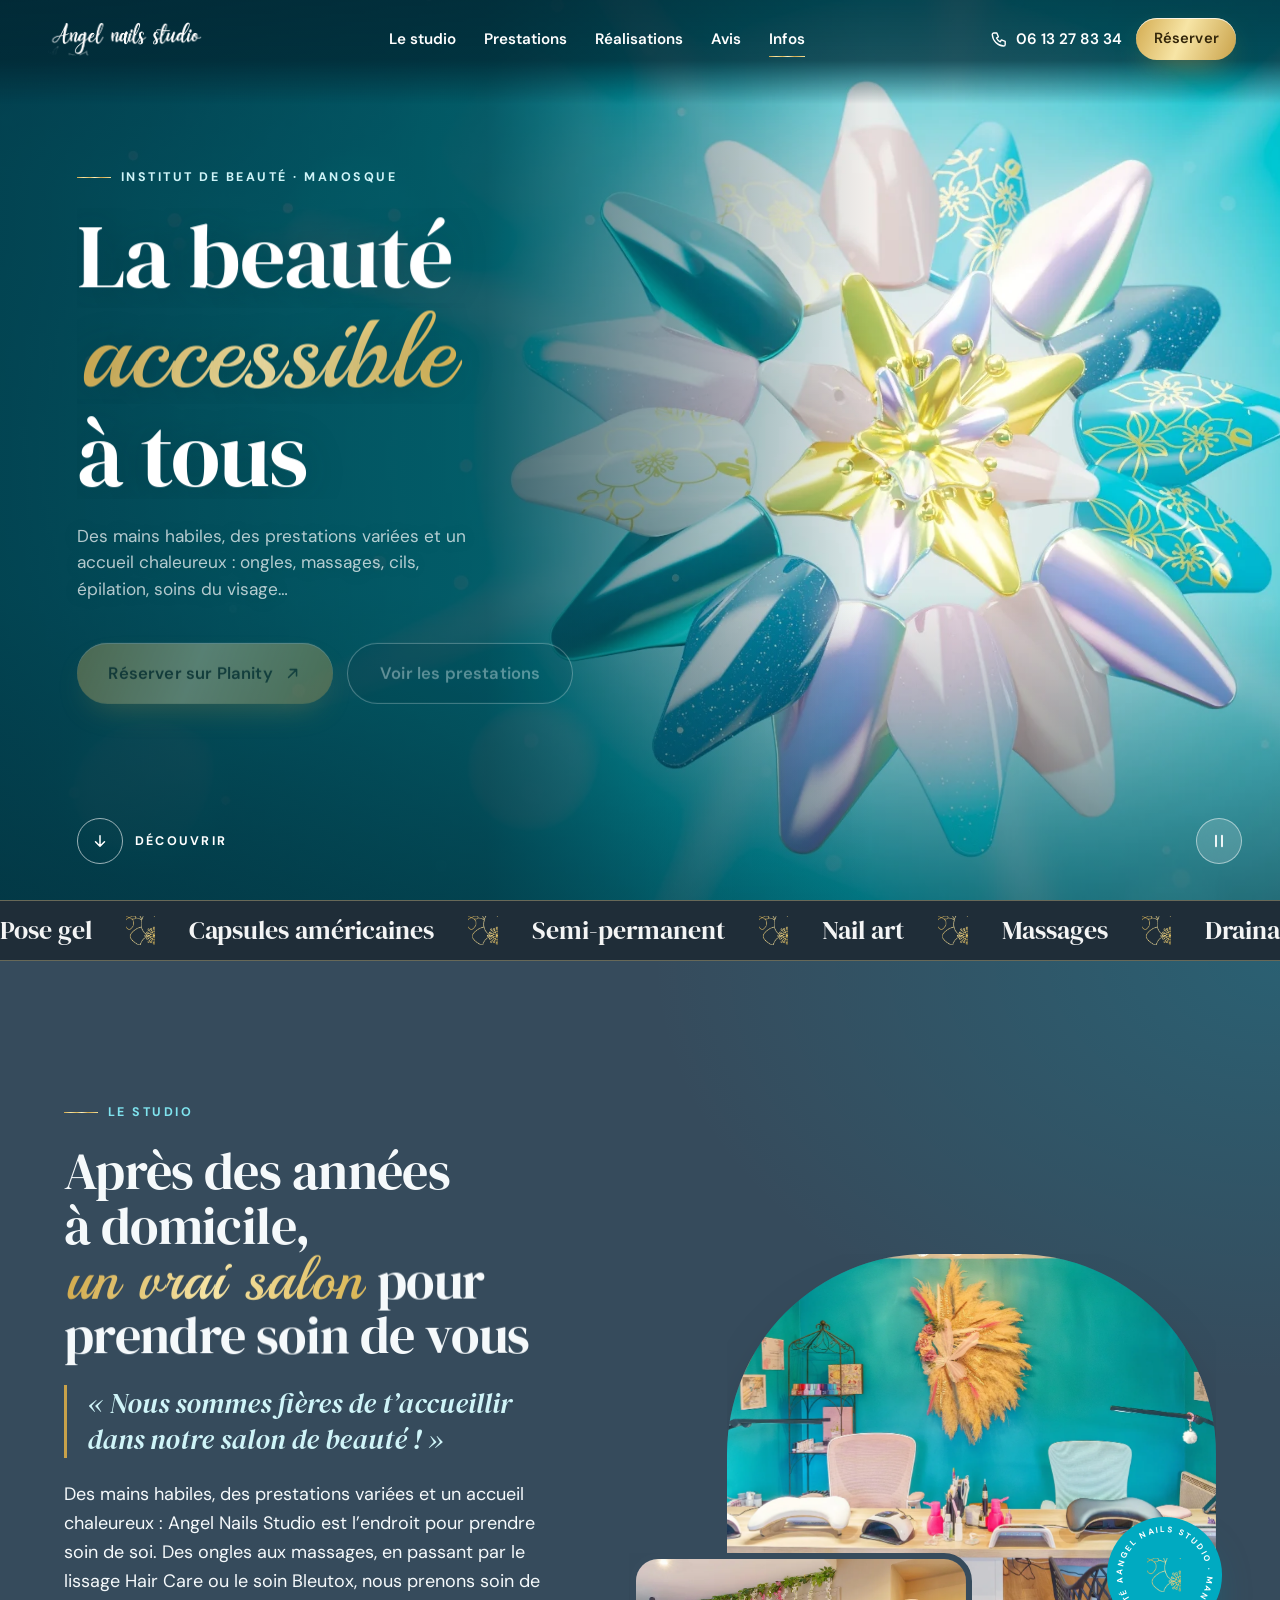
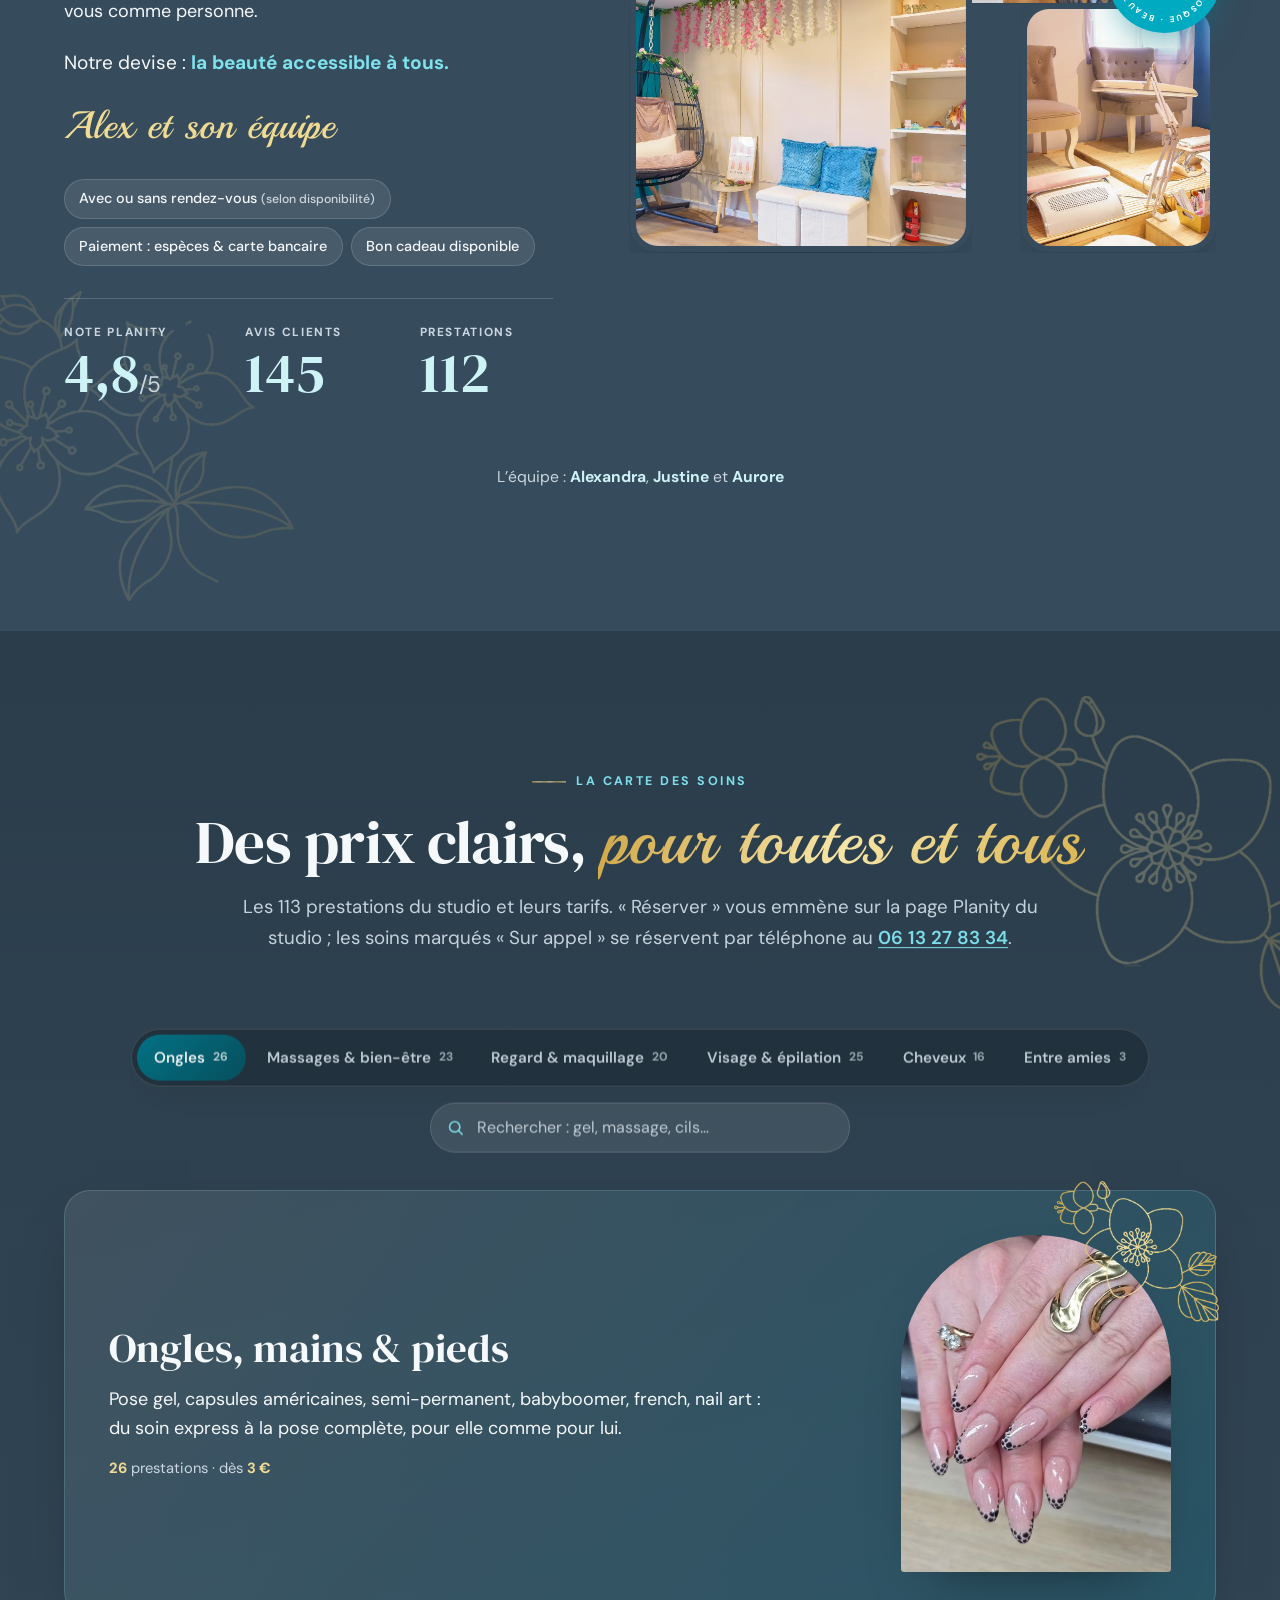
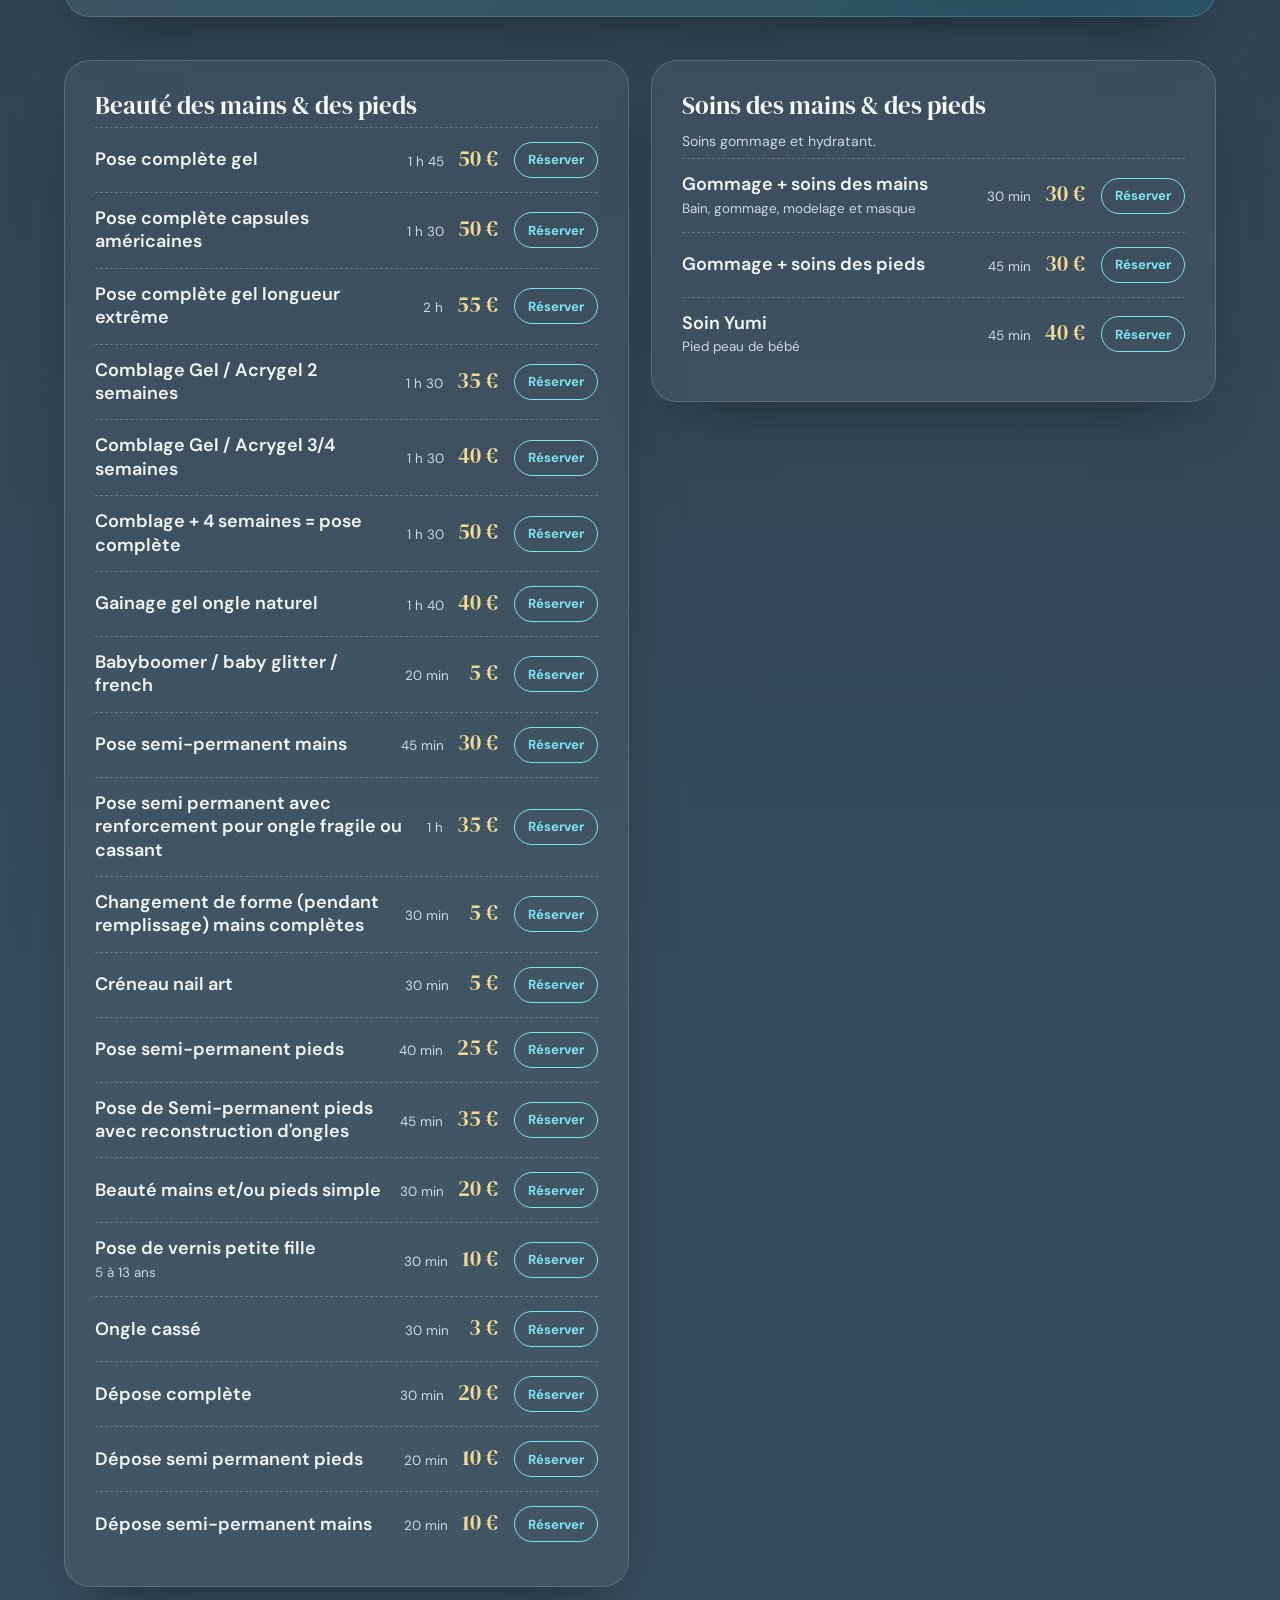
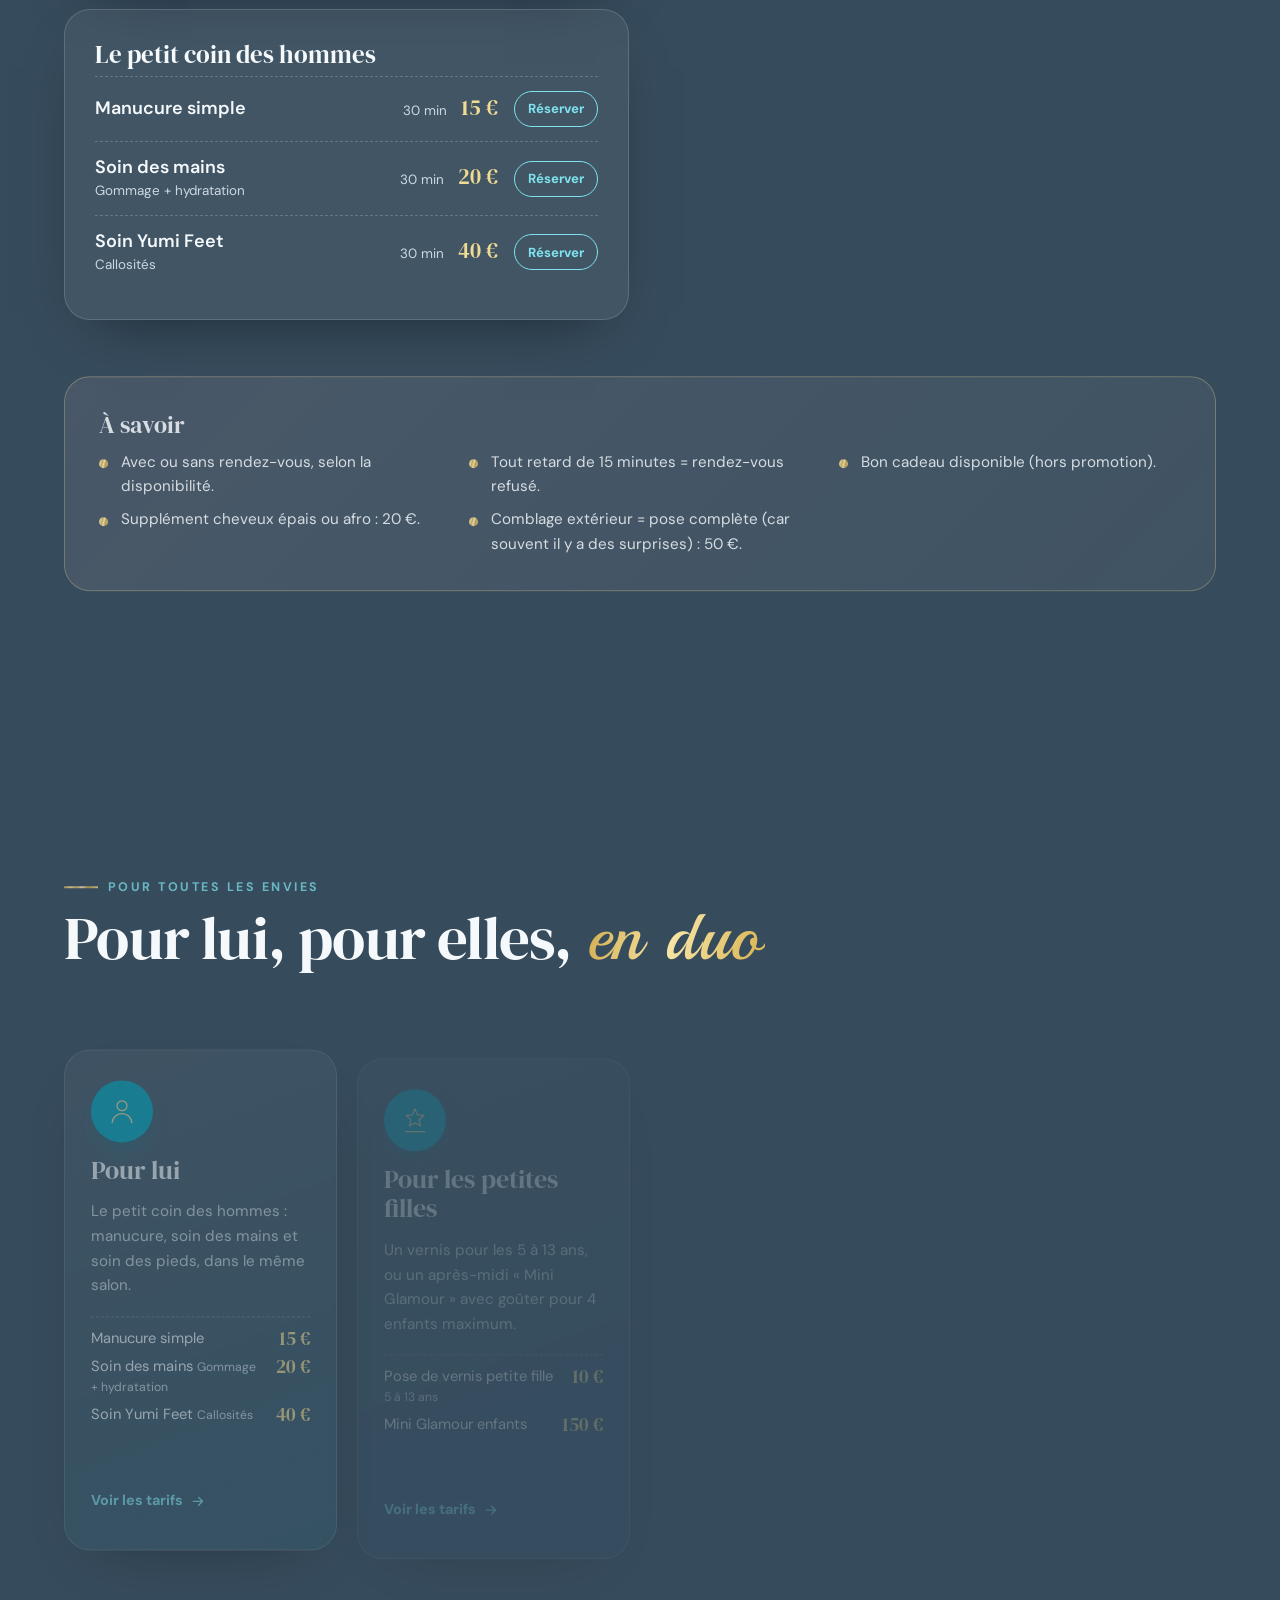
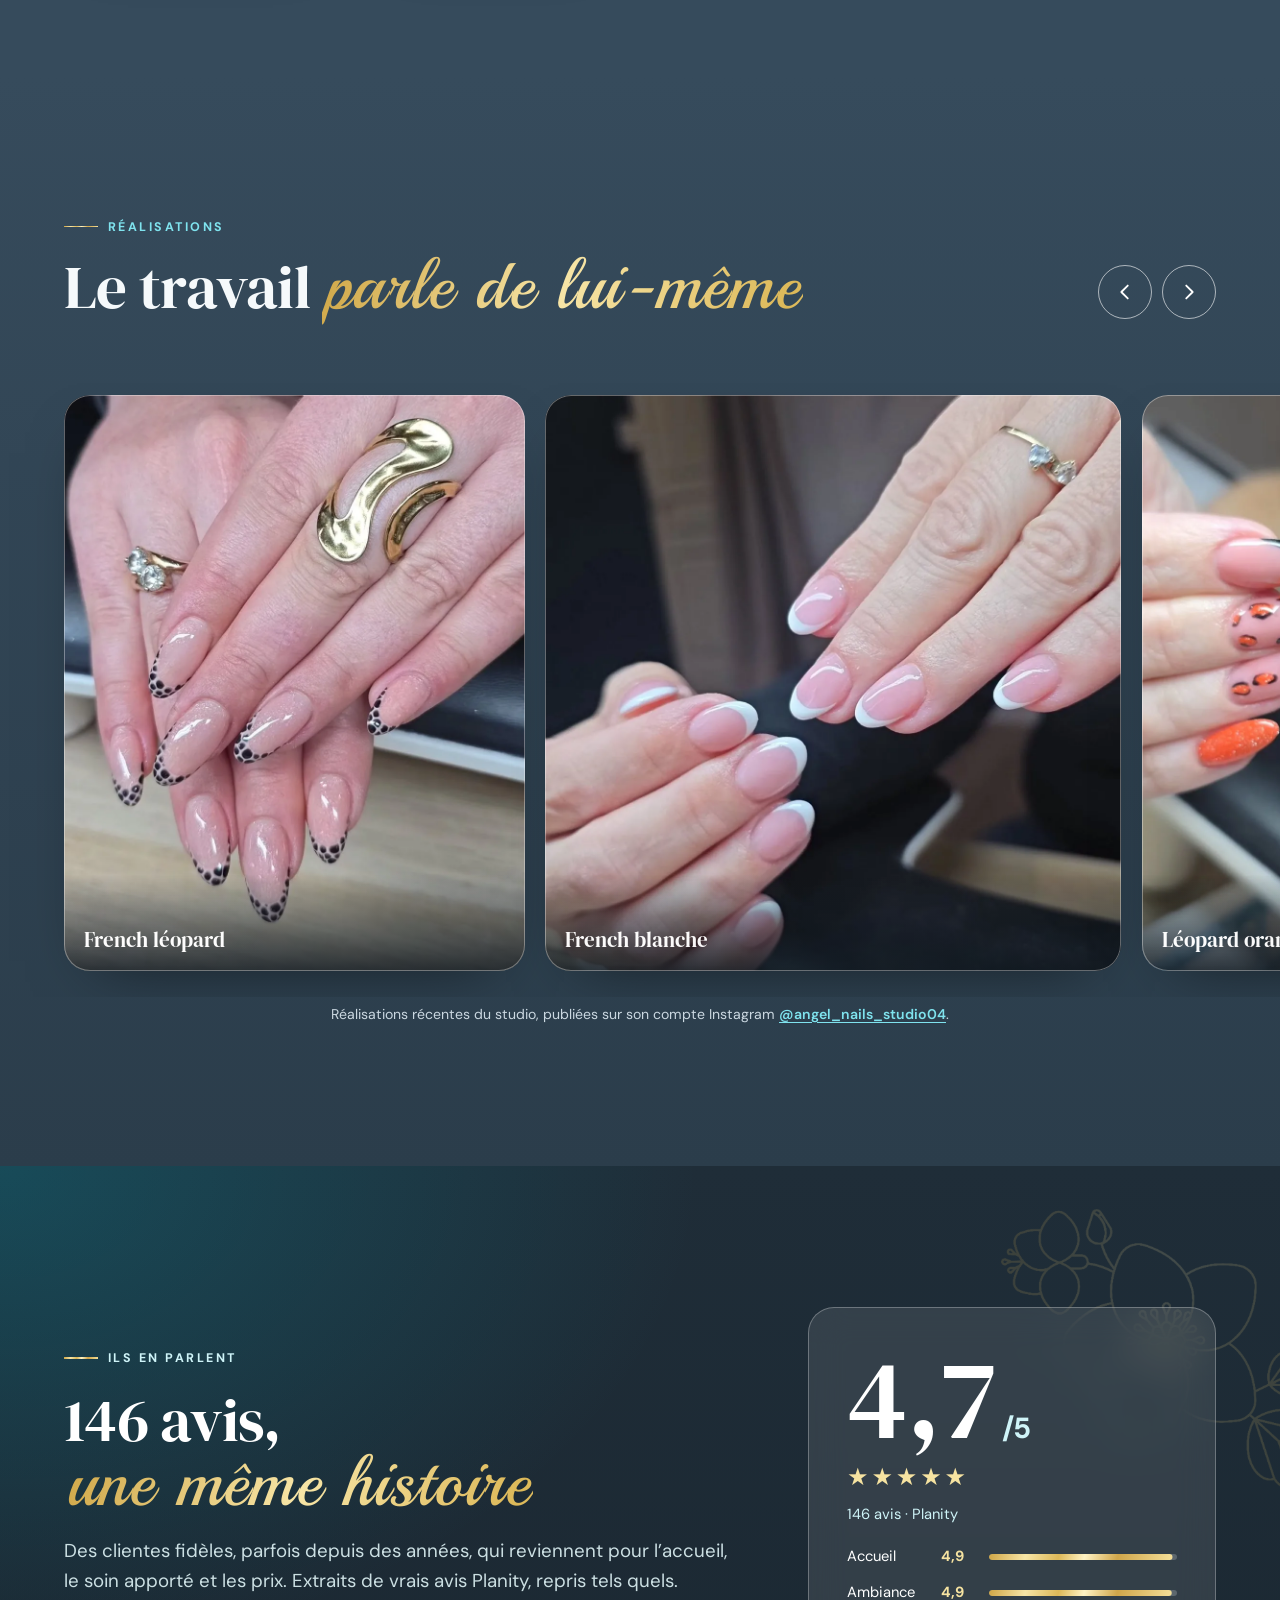
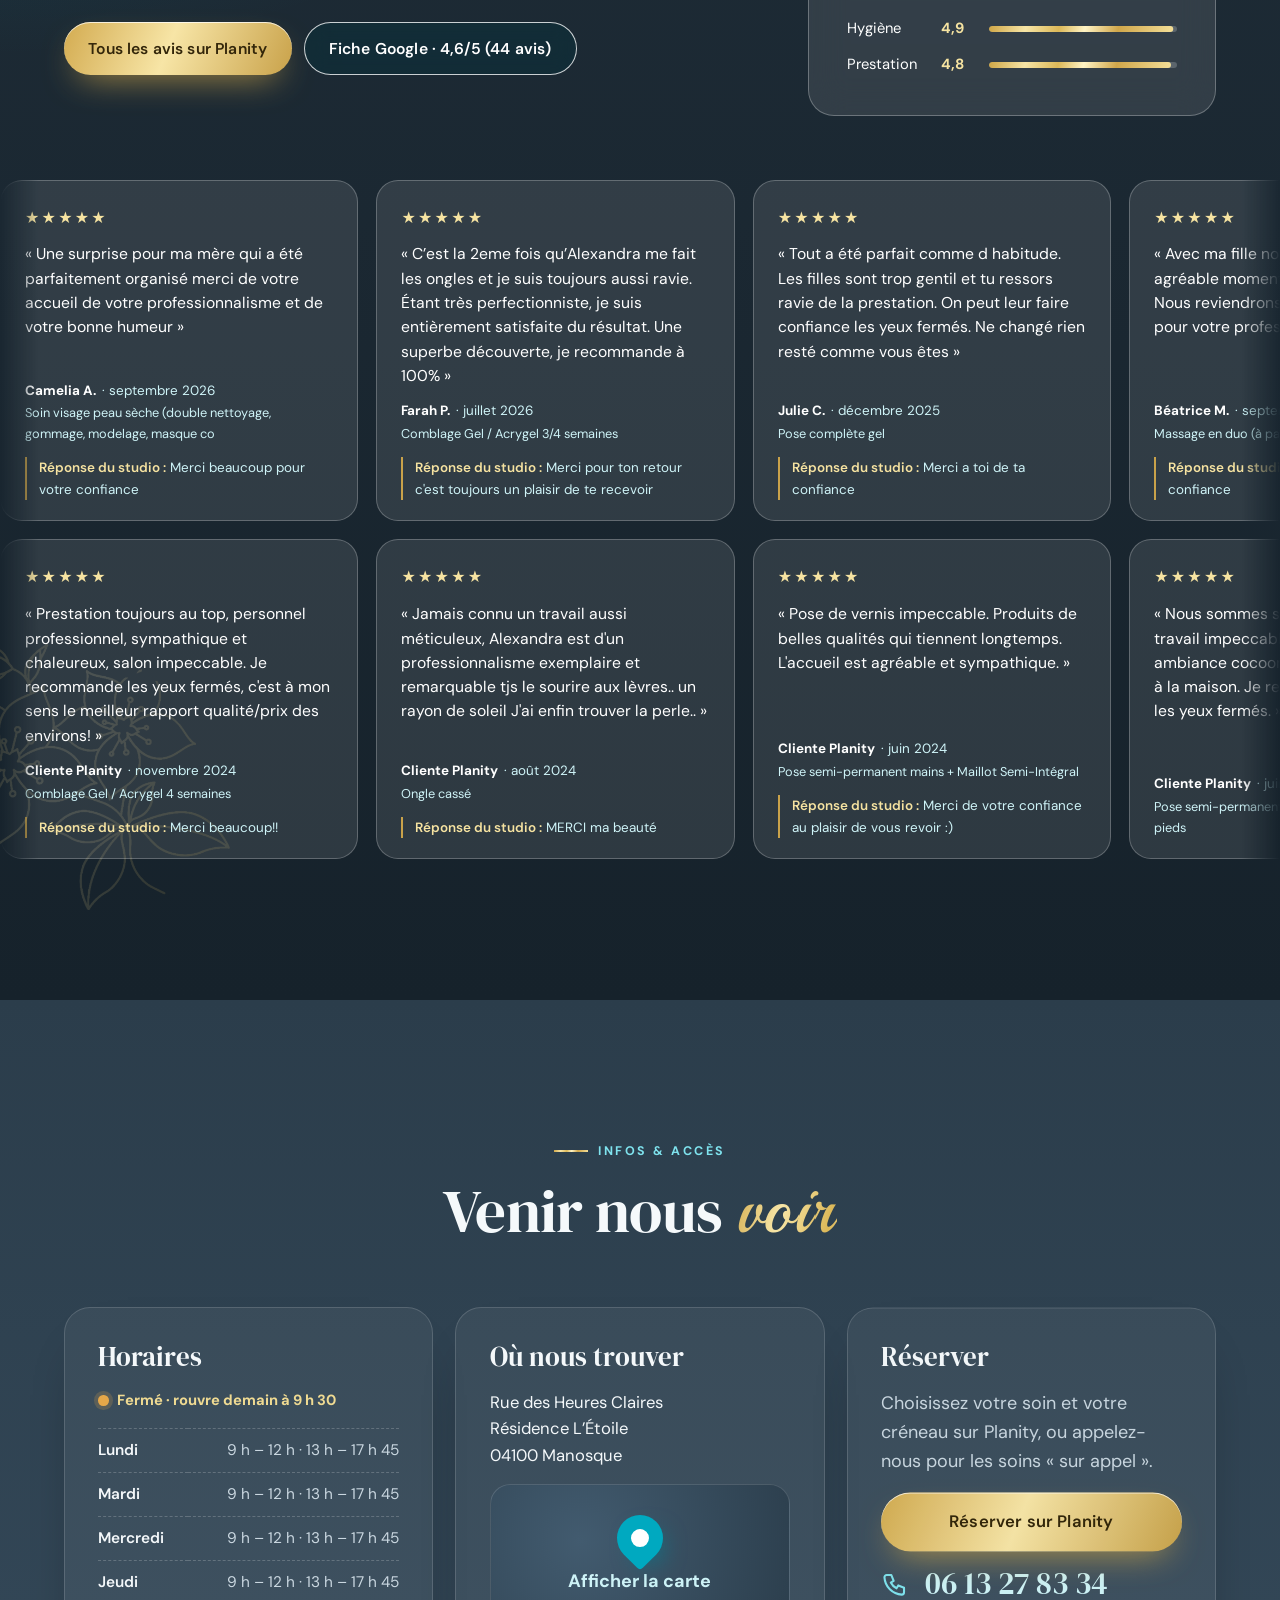
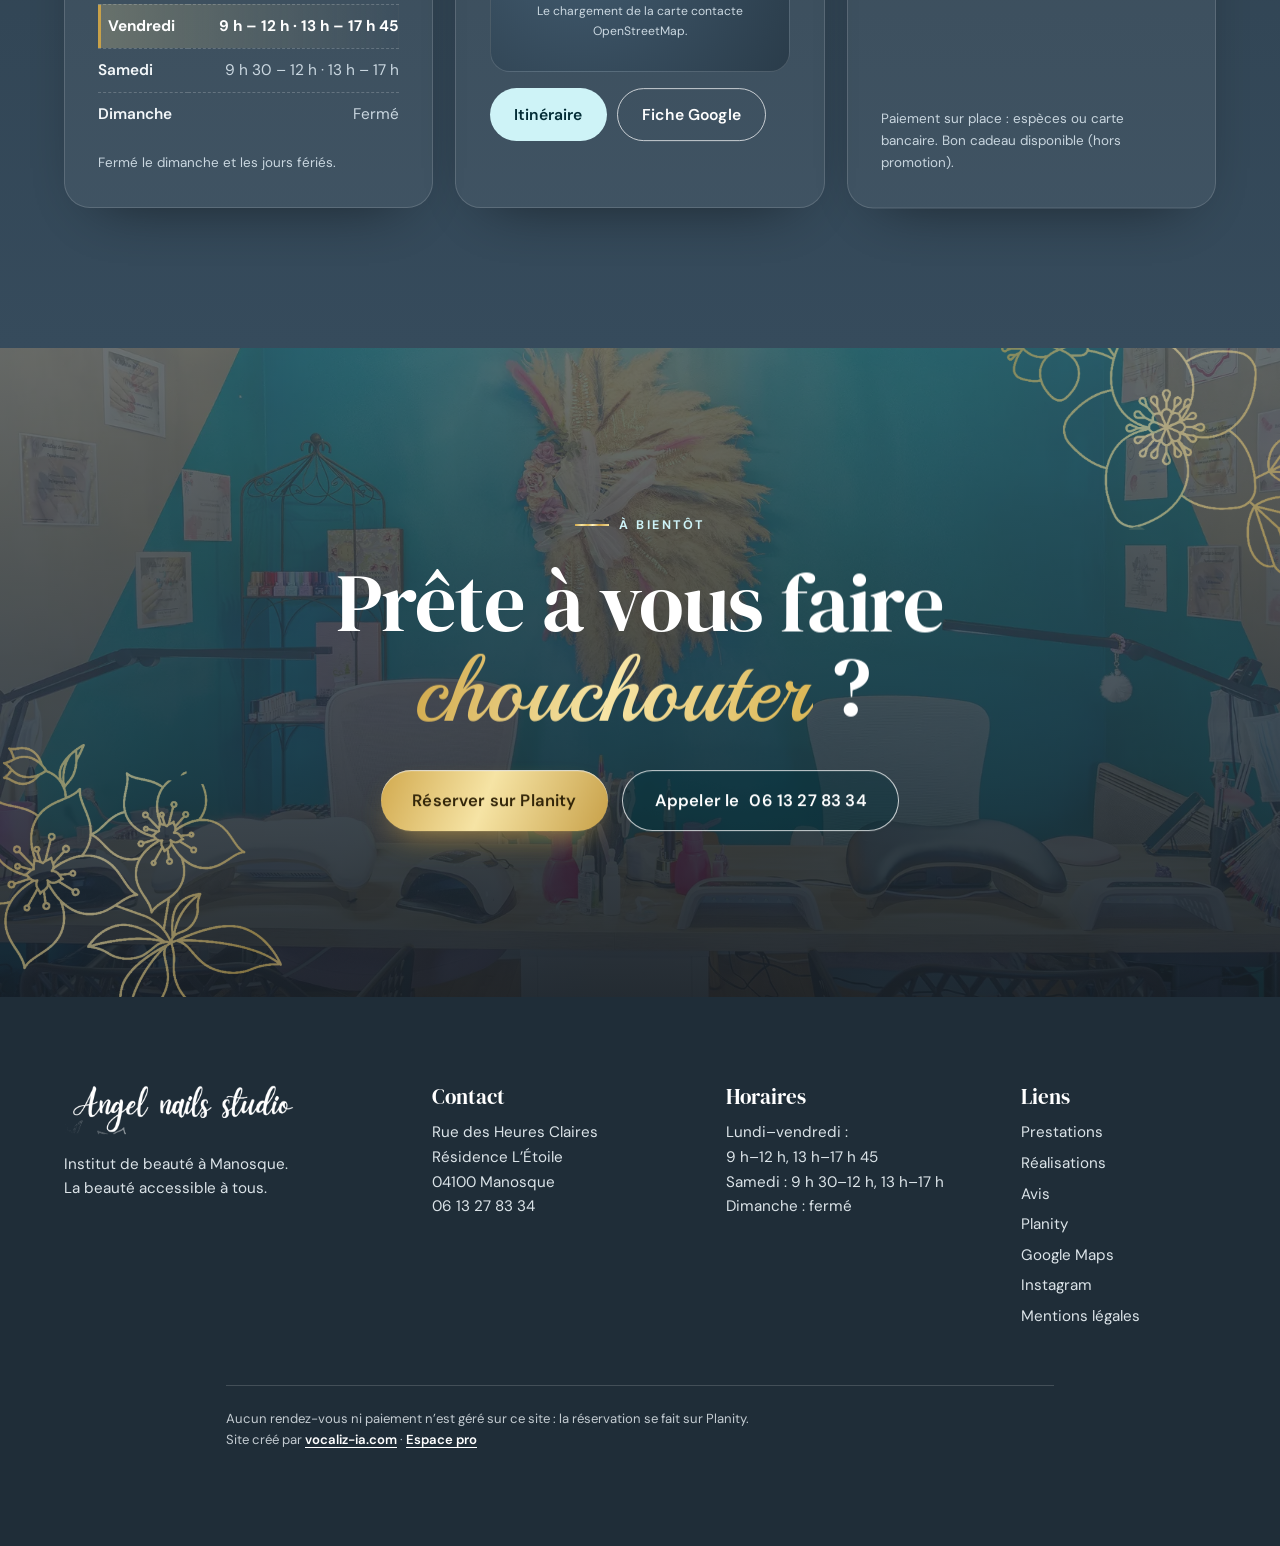
<file: index.html>
<!doctype html>
<html lang="fr">
<head>
<meta charset="utf-8">
<meta name="viewport" content="width=device-width, initial-scale=1, viewport-fit=cover">
<link rel="canonical" href="https://angelnailsstudio.fr/">
<title>Angel Nails Studio · Institut de beauté à Manosque : ongles, massages, cils, épilation</title>
<meta name="description" content="Angel Nails Studio, institut de beauté à Manosque : pose gel et capsules, semi-permanent, nail art, massages, drainage lymphatique, extensions de cils, épilation, soins du visage. Réservation sur Planity.">
<meta name="theme-color" content="#00AAC1">
<meta property="og:type" content="website">
<meta property="og:locale" content="fr_FR">
<meta property="og:title" content="Angel Nails Studio · Institut de beauté à Manosque">
<meta property="og:description" content="La beauté accessible à tous : ongles, massages, cils, épilation, soins du visage. 4,9/5 sur 146 avis.">
<meta property="og:image" content="https://angelnailsstudio.fr/assets/img/og.jpg">
<meta property="og:url" content="https://angelnailsstudio.fr/">
<meta name="twitter:card" content="summary_large_image">
<link rel="icon" type="image/png" href="assets/img/favicon-64.png">
<link rel="apple-touch-icon" href="assets/img/apple-touch-icon.png">
<link rel="preload" href="assets/fonts/dm-serif-display-latin-400-normal.woff2" as="font" type="font/woff2" crossorigin>
<link rel="preload" href="assets/fonts/dm-sans-latin-wght-normal.woff2" as="font" type="font/woff2" crossorigin>
<link rel="preload" href="assets/img/hero-poster.webp" as="image" media="(min-width: 761px)" fetchpriority="high">
<link rel="preload" href="assets/img/hero-poster-mobile.webp" as="image" media="(max-width: 760px)" fetchpriority="high">
<link rel="preconnect" href="https://angel-nails-pro.justin070405.workers.dev" crossorigin>
<link rel="stylesheet" href="assets/vendor/lenis.css">
<link rel="stylesheet" href="assets/css/style.css?v=10">
<script type="application/ld+json" id="ld">{"@context":"https://schema.org","@type":"BeautySalon","name":"Angel Nails Studio","url":"https://angelnailsstudio.fr/","image":"https://angelnailsstudio.fr/assets/img/og.jpg","telephone":"+33613278334","description":"Institut de beauté à Manosque : ongles, massages, cils, épilation, soins du visage.","priceRange":"€","address":{"@type":"PostalAddress","streetAddress":"Rue des Heures Claires, Résidence L’Étoile","postalCode":"04100","addressLocality":"Manosque","addressCountry":"FR"},"geo":{"@type":"GeoCoordinates","latitude":43.8290066,"longitude":5.7871819},"openingHoursSpecification":[{"@type":"OpeningHoursSpecification","dayOfWeek":"Monday","opens":"09:00","closes":"12:00"},{"@type":"OpeningHoursSpecification","dayOfWeek":"Monday","opens":"13:00","closes":"17:45"},{"@type":"OpeningHoursSpecification","dayOfWeek":"Tuesday","opens":"09:00","closes":"12:00"},{"@type":"OpeningHoursSpecification","dayOfWeek":"Tuesday","opens":"13:00","closes":"17:45"},{"@type":"OpeningHoursSpecification","dayOfWeek":"Wednesday","opens":"09:00","closes":"12:00"},{"@type":"OpeningHoursSpecification","dayOfWeek":"Wednesday","opens":"13:00","closes":"17:45"},{"@type":"OpeningHoursSpecification","dayOfWeek":"Thursday","opens":"09:00","closes":"12:00"},{"@type":"OpeningHoursSpecification","dayOfWeek":"Thursday","opens":"13:00","closes":"17:45"},{"@type":"OpeningHoursSpecification","dayOfWeek":"Friday","opens":"09:00","closes":"12:00"},{"@type":"OpeningHoursSpecification","dayOfWeek":"Friday","opens":"13:00","closes":"17:45"},{"@type":"OpeningHoursSpecification","dayOfWeek":"Saturday","opens":"09:30","closes":"12:00"},{"@type":"OpeningHoursSpecification","dayOfWeek":"Saturday","opens":"13:00","closes":"17:00"}],"sameAs":["https://www.planity.com/angel-nails-04100-manosque","https://www.google.com/maps/place/Angel+Nails+Studio/@43.8290066,5.7871819,17z/data=!3m1!4b1!4m6!3m5!1s0x12cbcd44544f18eb:0x9f094c051234e593!8m2!3d43.8290066!4d5.7871819!16s%2Fg%2F11strzvrxw"]}</script>
</head>
<body>
<a class="skip" href="#contenu">Aller au contenu</a>

<!-- ============ préchargeur ============ -->
<div class="pre" id="pre" aria-hidden="true">
  <span class="pre__flora flora flora--bl"></span>
  <span class="pre__flora pre__flora--r flora flora--tr"></span>
  <div class="pre__center"><span class="logo-mask pre__logo"></span><span class="pre__bar"><i></i></span></div>
</div>

<!-- ============ en-tête ============ -->
<header class="hdr" id="hdr">
  <a class="hdr__logo" href="#accueil" aria-label="Angel Nails Studio, retour à l’accueil"><span class="logo-mask" role="img" aria-label="Angel nails studio"></span></a>
  <nav class="hdr__nav" aria-label="Navigation principale">
    <a href="#studio">Le studio</a>
    <a href="#prestations">Prestations</a>
    <a href="#realisations">Réalisations</a>
    <a href="#avis">Avis</a>
    <a href="#infos">Infos</a>
  </nav>
  <div class="hdr__cta">
    <a class="hdr__tel" href="tel:+33613278334" aria-label="Appeler le studio au 06 13 27 83 34"><svg viewBox="0 0 24 24" aria-hidden="true"><path d="M5 4h4l2 5-2.5 1.5a11 11 0 0 0 5 5L15 13l5 2v4a2 2 0 0 1-2 2A16 16 0 0 1 3 6a2 2 0 0 1 2-2Z"/></svg><span data-tel>06 13 27 83 34</span></a>
    <a class="btn btn--gold btn--sm" href="https://www.planity.com/angel-nails-04100-manosque" target="_blank" rel="noopener">Réserver<span class="sr"> sur Planity (nouvel onglet)</span></a>
    <button class="hdr__burger" id="burger" type="button" aria-expanded="false" aria-controls="menu" aria-label="Ouvrir le menu"><span></span><span></span></button>
  </div>
</header>

<nav class="menu" id="menu" aria-label="Menu mobile" hidden>
  <span class="flora flora--tr menu__flora" aria-hidden="true"></span>
  <div class="menu__nav">
    <a href="#studio">Le studio</a>
    <a href="#prestations">Prestations</a>
    <a href="#realisations">Réalisations</a>
    <a href="#avis">Avis</a>
    <a href="#infos">Infos &amp; accès</a>
  </div>
  <div class="menu__foot">
    <a class="btn btn--gold" href="https://www.planity.com/angel-nails-04100-manosque" target="_blank" rel="noopener">Réserver sur Planity</a>
    <a class="menu__tel" href="tel:+33613278334"><span data-tel>06 13 27 83 34</span></a>
  </div>
</nav>

<div class="progress" id="progress" aria-hidden="true"><i></i></div>

<main id="contenu">

<!-- ============ héros : film 3D ============ -->
<section class="hero" id="accueil" aria-labelledby="h1">
  <div class="hero__media">
    <video class="hero__video" id="film" muted loop playsinline preload="none" aria-hidden="true" tabindex="-1"
      data-src-d="assets/video/hero.mp4" data-src-m="assets/video/hero-mobile.mp4" data-poster-m="assets/img/hero-poster-mobile.webp"></video>
  </div>
  <div class="hero__shade" aria-hidden="true"></div>
  <div class="hero__inner">
    <p class="eyebrow eyebrow--light" data-hero="1">Institut de beauté · Manosque</p>
    <h1 class="hero__title" id="h1">
      <span class="ln"><span data-hero="2">La beauté</span></span>
      <span class="ln"><span data-hero="3"><em class="script foil">accessible</em></span></span>
      <span class="ln"><span data-hero="4">à tous</span></span>
    </h1>
    <p class="hero__lead" data-hero="5">Des mains habiles, des prestations variées et un accueil chaleureux : ongles, massages, cils, épilation, soins du visage…</p>
    <div class="hero__actions" data-hero="6">
      <a class="btn btn--gold btn--lg" data-magnetic href="https://www.planity.com/angel-nails-04100-manosque" target="_blank" rel="noopener">Réserver sur Planity<svg viewBox="0 0 24 24" aria-hidden="true"><path d="M7 17 17 7M9 7h8v8"/></svg><span class="sr"> (nouvel onglet)</span></a>
      <a class="btn btn--ghost btn--lg" data-magnetic href="#prestations">Voir les prestations</a>
    </div>
    <ul class="hero__facts" data-hero="7">
      <li class="chip"><svg class="star" viewBox="0 0 24 24" aria-hidden="true"><path d="m12 2.5 2.9 6.1 6.6.8-4.9 4.6 1.3 6.6L12 17.3 6.1 20.6l1.3-6.6L2.5 9.4l6.6-.8Z"/></svg><span><strong>4,9</strong>/5 · 146 avis Planity</span></li>
      <li class="chip chip--open" id="openchip" aria-live="polite"><i class="dot" aria-hidden="true"></i><span id="opentext">Lundi–vendredi 9 h–17 h 45</span></li>
    </ul>
  </div>
  <button class="hero__pause" id="pause" type="button" aria-label="Mettre la vidéo en pause" aria-pressed="false"><svg class="i-pause" viewBox="0 0 24 24" aria-hidden="true"><path d="M8 5v14M16 5v14"/></svg><svg class="i-play" viewBox="0 0 24 24" aria-hidden="true"><path d="M8 5v14l11-7Z"/></svg></button>
  <a class="hero__scroll" href="#studio" aria-label="Découvrir le studio"><span class="hero__scroll-ring"><svg viewBox="0 0 24 24" aria-hidden="true"><path d="M12 5v14M6 13l6 6 6-6"/></svg></span><span>Découvrir</span></a>
</section>

<!-- ============ bandeau défilant ============ -->
<div class="band" aria-hidden="true">
  <div class="band__track">
    <span>Pose gel</span><i class="flo"></i><span>Capsules américaines</span><i class="flo"></i><span>Semi-permanent</span><i class="flo"></i><span>Nail art</span><i class="flo"></i><span>Massages</span><i class="flo"></i><span>Drainage lymphatique</span><i class="flo"></i><span>Extensions de cils</span><i class="flo"></i><span>Épilation</span><i class="flo"></i><span>Soins du visage</span><i class="flo"></i><span>Maquillage</span><i class="flo"></i><span>Lissage Hair Care</span><i class="flo"></i>
  </div>
</div>

<!-- ============ le studio ============ -->
<section class="sec studio" id="studio" aria-labelledby="h-studio">
  <span class="flora flora--bl studio__flora" aria-hidden="true" data-parallax="-40"></span>
  <div class="wrap studio__grid">
    <div class="studio__text">
      <p class="eyebrow" data-rv>Le studio</p>
      <h2 class="h2" id="h-studio" data-split>Après des années à domicile, <em class="script foil">un vrai salon</em> pour prendre soin de vous</h2>
      <p class="quote" data-rv>« Nous sommes fières de t’accueillir dans notre salon de beauté ! »</p>
      <p data-rv>Des mains habiles, des prestations variées et un accueil chaleureux : Angel Nails Studio est l’endroit pour prendre soin de soi. Des ongles aux massages, en passant par le lissage Hair Care ou le soin Bleutox, nous prenons soin de vous comme personne.</p>
      <p class="devise" data-rv>Notre devise : <strong>la beauté accessible à tous.</strong></p>
      <p class="sign script" data-rv>Alex et son équipe</p>
      <ul class="studio__chips" data-rv>
        <li>Avec ou sans rendez-vous <small>(selon disponibilité)</small></li>
        <li>Paiement : espèces &amp; carte bancaire</li>
        <li>Bon cadeau disponible</li>
      </ul>
      <dl class="stats" data-rv>
        <div><dt>Note Planity</dt><dd><span data-count="4.87" data-dec="1">4,9</span><small>/5</small></dd></div>
        <div><dt>Avis clients</dt><dd><span data-count="146">146</span></dd></div>
        <div><dt>Prestations</dt><dd><span data-count="113" data-nbpresta>113</span></dd></div>
      </dl>
    </div>
    <div class="studio__visual">
<!--GEN:studio-->
      <figure class="ph ph--salon" data-rv="img" data-photo="salon"><img src="assets/img/studio-salon.webp" width="1700" height="1133" alt="Le studio : mur turquoise, couronne de fleurs séchées, deux postes de manucure aux lampes blanches" loading="lazy" data-parallax-img></figure>
      <figure class="ph ph--coin" data-rv="img" data-photo="coin"><img src="assets/img/studio-coin.webp" width="1500" height="1000" alt="Le coin détente : fauteuil œuf en rotin, coussins turquoise et guirlandes de glycines" loading="lazy" data-parallax-img></figure>
      <figure class="ph ph--pedi" data-rv="img" data-photo="pedicure"><img src="assets/img/studio-pedicure.webp" width="1500" height="1000" alt="Les fauteuils de pédicure en velours sur une estrade en bois clair" loading="lazy" data-parallax-img></figure>
        <!--/GEN:studio-->
      <div class="studio__seal" aria-hidden="true"><svg viewBox="0 0 120 120"><defs><path id="circ" d="M60,60 m-44,0 a44,44 0 1,1 88,0 a44,44 0 1,1 -88,0"/></defs><text><textPath href="#circ" startOffset="0">Angel nails studio · Manosque · beauté accessible · </textPath></text></svg><span class="flo flo--lg"></span></div>
    </div>
  </div>
  <p class="studio__team wrap" data-rv>L’équipe : <strong>Alexandra</strong>, <strong>Justine</strong> et <strong>Aurore</strong></p>
</section>

<!-- ============ prestations ============ -->
<section class="sec carte" id="prestations" aria-labelledby="h-carte">
  <span class="flora flora--tr carte__flora" aria-hidden="true" data-parallax="30"></span>
  <div class="wrap">
    <header class="sec__head">
      <p class="eyebrow" data-rv>La carte des soins</p>
      <h2 class="h2" id="h-carte" data-split>Des prix clairs, <em class="script foil">pour toutes et tous</em></h2>
      <p class="sec__lead" data-rv>Les <span data-nbpresta>113</span> prestations du studio et leurs tarifs. « Réserver » vous emmène sur la page Planity du studio ; les soins marqués « Sur appel » se réservent par téléphone au <a href="tel:+33613278334"><span data-tel>06 13 27 83 34</span></a>.</p>
    </header>

    <div class="carte__bar" data-rv>
      <div class="tabs" role="tablist" aria-label="Univers de soins" id="tabs"><span class="tabs__ind" aria-hidden="true"></span>
<!--GEN:tabs-->
        <button class="tab" role="tab" type="button" id="tab-ongles" aria-controls="panel-ongles" aria-selected="true" tabindex="0" data-u="ongles"><span>Ongles</span><small>26</small></button>
        <button class="tab" role="tab" type="button" id="tab-massages" aria-controls="panel-massages" aria-selected="false" tabindex="-1" data-u="massages"><span>Massages &amp; bien-être</span><small>23</small></button>
        <button class="tab" role="tab" type="button" id="tab-regard" aria-controls="panel-regard" aria-selected="false" tabindex="-1" data-u="regard"><span>Regard &amp; maquillage</span><small>20</small></button>
        <button class="tab" role="tab" type="button" id="tab-visage" aria-controls="panel-visage" aria-selected="false" tabindex="-1" data-u="visage"><span>Visage &amp; épilation</span><small>25</small></button>
        <button class="tab" role="tab" type="button" id="tab-cheveux" aria-controls="panel-cheveux" aria-selected="false" tabindex="-1" data-u="cheveux"><span>Cheveux</span><small>16</small></button>
        <button class="tab" role="tab" type="button" id="tab-amies" aria-controls="panel-amies" aria-selected="false" tabindex="-1" data-u="amies"><span>Entre amies</span><small>3</small></button>
        <!--/GEN:tabs-->
      </div>
      <label class="search"><span class="sr">Rechercher une prestation</span>
        <svg viewBox="0 0 24 24" aria-hidden="true"><circle cx="11" cy="11" r="6.5"/><path d="m16 16 4.5 4.5"/></svg>
        <input type="search" id="q" placeholder="Rechercher : gel, massage, cils…" autocomplete="off" enterkeyhint="search">
      </label>
    </div>
    <p class="carte__status sr" id="qstatus" role="status" aria-live="polite"></p>

    <div class="carte__panels" id="panels">
<!--GEN:panels-->
      <section class="panel" role="tabpanel" id="panel-ongles" aria-labelledby="tab-ongles" data-u="ongles">
        <header class="panel__head">
          <div class="panel__text">
            <h3 class="panel__t">Ongles, mains &amp; pieds</h3>
            <p>Pose gel, capsules américaines, semi-permanent, babyboomer, french, nail art : du soin express à la pose complète, pour elle comme pour lui.</p>
            <p class="panel__meta"><strong>26</strong> prestations · dès <strong>3 €</strong></p>
          </div>
          <figure class="panel__ph panel__ph--v"><img src="assets/img/real-french-leopard.webp" width="1200" height="1200" alt="Ongles amande nude à french pointillée façon léopard, bague dorée sculptée" loading="lazy"><span class="flora flora--tr" aria-hidden="true"></span></figure>
        </header>
        <div class="panel__cats">
        <article class="cat" data-cat="beautedesmainspieds">
          <h4 class="cat__t">Beauté des mains &amp; des pieds</h4>
          <ul class="svcs">
          <li class="svc" data-pid="-NRDqyCuAWQTyF6tWpiR" data-q="pose complete gel">
            <div class="svc__main"><span class="svc__n">Pose complète gel</span></div>
            <div class="svc__meta"><span class="svc__dur">1 h 45</span><span class="svc__p">50 €</span></div>
            <a class="svc__go" href="https://www.planity.com/angel-nails-04100-manosque" target="_blank" rel="noopener" aria-label="Réserver « Pose complète gel » sur Planity (nouvel onglet)">Réserver</a>
          </li>
          <li class="svc" data-pid="-OSUjNBM4yS4CYFTNtcI" data-q="pose complete capsules americaines pose complete capsule americaines">
            <div class="svc__main"><span class="svc__n">Pose complète capsules américaines</span></div>
            <div class="svc__meta"><span class="svc__dur">1 h 30</span><span class="svc__p">50 €</span></div>
            <a class="svc__go" href="https://www.planity.com/angel-nails-04100-manosque" target="_blank" rel="noopener" aria-label="Réserver « Pose complète capsules américaines » sur Planity (nouvel onglet)">Réserver</a>
          </li>
          <li class="svc" data-pid="-OJI2LvEc8_65CAe0B3H" data-q="pose complete gel longueur extreme">
            <div class="svc__main"><span class="svc__n">Pose complète gel longueur extrême</span></div>
            <div class="svc__meta"><span class="svc__dur">2 h</span><span class="svc__p">55 €</span></div>
            <a class="svc__go" href="https://www.planity.com/angel-nails-04100-manosque" target="_blank" rel="noopener" aria-label="Réserver « Pose complète gel longueur extrême » sur Planity (nouvel onglet)">Réserver</a>
          </li>
          <li class="svc" data-pid="-OFfBSrVYBrsXH0TvuMW" data-q="comblage gel acrygel 2 semaines">
            <div class="svc__main"><span class="svc__n">Comblage Gel / Acrygel 2 semaines</span></div>
            <div class="svc__meta"><span class="svc__dur">1 h 30</span><span class="svc__p">35 €</span></div>
            <a class="svc__go" href="https://www.planity.com/angel-nails-04100-manosque" target="_blank" rel="noopener" aria-label="Réserver « Comblage Gel / Acrygel 2 semaines » sur Planity (nouvel onglet)">Réserver</a>
          </li>
          <li class="svc" data-pid="-NRDr0hNOUPcAW-A0k8C" data-q="comblage gel acrygel 3 4 semaines comblage gel acrygel 3 4 semaines">
            <div class="svc__main"><span class="svc__n">Comblage Gel / Acrygel 3/4 semaines</span></div>
            <div class="svc__meta"><span class="svc__dur">1 h 30</span><span class="svc__p">40 €</span></div>
            <a class="svc__go" href="https://www.planity.com/angel-nails-04100-manosque" target="_blank" rel="noopener" aria-label="Réserver « Comblage Gel / Acrygel 3/4 semaines » sur Planity (nouvel onglet)">Réserver</a>
          </li>
          <li class="svc" data-pid="-OIA7KWeVqWzPYIC8L0d" data-q="comblage 4 semaines pose complete">
            <div class="svc__main"><span class="svc__n">Comblage + 4 semaines = pose complète</span></div>
            <div class="svc__meta"><span class="svc__dur">1 h 30</span><span class="svc__p">50 €</span></div>
            <a class="svc__go" href="https://www.planity.com/angel-nails-04100-manosque" target="_blank" rel="noopener" aria-label="Réserver « Comblage + 4 semaines = pose complète » sur Planity (nouvel onglet)">Réserver</a>
          </li>
          <li class="svc" data-pid="-OsuPWNftUImhA93Z2OX" data-q="gainage gel ongle naturel">
            <div class="svc__main"><span class="svc__n">Gainage gel ongle naturel</span></div>
            <div class="svc__meta"><span class="svc__dur">1 h 40</span><span class="svc__p">40 €</span></div>
            <a class="svc__go" href="https://www.planity.com/angel-nails-04100-manosque" target="_blank" rel="noopener" aria-label="Réserver « Gainage gel ongle naturel » sur Planity (nouvel onglet)">Réserver</a>
          </li>
          <li class="svc" data-pid="-Nhf8ZImhoVuMr1pTWW2" data-q="babyboomer baby glitter french babyboomer babyglitter french">
            <div class="svc__main"><span class="svc__n">Babyboomer / baby glitter / french</span></div>
            <div class="svc__meta"><span class="svc__dur">20 min</span><span class="svc__p">5 €</span></div>
            <a class="svc__go" href="https://www.planity.com/angel-nails-04100-manosque" target="_blank" rel="noopener" aria-label="Réserver « Babyboomer / baby glitter / french » sur Planity (nouvel onglet)">Réserver</a>
          </li>
          <li class="svc" data-pid="-NRDrCU-2aJmWb3NM2h6" data-q="pose semi permanent mains">
            <div class="svc__main"><span class="svc__n">Pose semi-permanent mains</span></div>
            <div class="svc__meta"><span class="svc__dur">45 min</span><span class="svc__p">30 €</span></div>
            <a class="svc__go" href="https://www.planity.com/angel-nails-04100-manosque" target="_blank" rel="noopener" aria-label="Réserver « Pose semi-permanent mains » sur Planity (nouvel onglet)">Réserver</a>
          </li>
          <li class="svc" data-pid="-O6_OVwH-T1bjF0kn4nT" data-q="pose semi permanent avec renforcement pour ongle fragile ou cassant">
            <div class="svc__main"><span class="svc__n">Pose semi permanent avec renforcement pour ongle fragile ou cassant</span></div>
            <div class="svc__meta"><span class="svc__dur">1 h</span><span class="svc__p">35 €</span></div>
            <a class="svc__go" href="https://www.planity.com/angel-nails-04100-manosque" target="_blank" rel="noopener" aria-label="Réserver « Pose semi permanent avec renforcement pour ongle fragile ou cassant » sur Planity (nouvel onglet)">Réserver</a>
          </li>
          <li class="svc" data-pid="-OIA3sqZmA8yR9oDGkeM" data-q="changement de forme pendant remplissage mains completes changement de forme pendant remplissage mains completes">
            <div class="svc__main"><span class="svc__n">Changement de forme (pendant remplissage) mains complètes</span></div>
            <div class="svc__meta"><span class="svc__dur">30 min</span><span class="svc__p">5 €</span></div>
            <a class="svc__go" href="https://www.planity.com/angel-nails-04100-manosque" target="_blank" rel="noopener" aria-label="Réserver « Changement de forme (pendant remplissage) mains complètes » sur Planity (nouvel onglet)">Réserver</a>
          </li>
          <li class="svc" data-pid="-NRDrTFblQawdM9Rm6U2" data-q="creneau nail art">
            <div class="svc__main"><span class="svc__n">Créneau nail art</span></div>
            <div class="svc__meta"><span class="svc__dur">30 min</span><span class="svc__p">5 €</span></div>
            <a class="svc__go" href="https://www.planity.com/angel-nails-04100-manosque" target="_blank" rel="noopener" aria-label="Réserver « Créneau nail art » sur Planity (nouvel onglet)">Réserver</a>
          </li>
          <li class="svc" data-pid="-NRDrFLOQ3bf87aNRsBI" data-q="pose semi permanent pieds">
            <div class="svc__main"><span class="svc__n">Pose semi-permanent pieds</span></div>
            <div class="svc__meta"><span class="svc__dur">40 min</span><span class="svc__p">25 €</span></div>
            <a class="svc__go" href="https://www.planity.com/angel-nails-04100-manosque" target="_blank" rel="noopener" aria-label="Réserver « Pose semi-permanent pieds » sur Planity (nouvel onglet)">Réserver</a>
          </li>
          <li class="svc" data-pid="-Nxb969b_7dEoHoSnfVZ" data-q="pose de semi permanent pieds avec reconstruction d ongles">
            <div class="svc__main"><span class="svc__n">Pose de Semi-permanent pieds avec reconstruction d'ongles</span></div>
            <div class="svc__meta"><span class="svc__dur">45 min</span><span class="svc__p">35 €</span></div>
            <a class="svc__go" href="https://www.planity.com/angel-nails-04100-manosque" target="_blank" rel="noopener" aria-label="Réserver « Pose de Semi-permanent pieds avec reconstruction d'ongles » sur Planity (nouvel onglet)">Réserver</a>
          </li>
          <li class="svc" data-pid="-Nrd_AJf1k8ihF5RcVRJ" data-q="beaute mains et ou pieds simple">
            <div class="svc__main"><span class="svc__n">Beauté mains et/ou pieds simple</span></div>
            <div class="svc__meta"><span class="svc__dur">30 min</span><span class="svc__p">20 €</span></div>
            <a class="svc__go" href="https://www.planity.com/angel-nails-04100-manosque" target="_blank" rel="noopener" aria-label="Réserver « Beauté mains et/ou pieds simple » sur Planity (nouvel onglet)">Réserver</a>
          </li>
          <li class="svc" data-pid="-OMRLz1yB_D_sU6NmHGj" data-q="pose de vernis petite fille 5 a 13 ans pose de vernis petite fille 5 a 13 ans">
            <div class="svc__main"><span class="svc__n">Pose de vernis petite fille</span><small class="svc__d">5 à 13 ans</small></div>
            <div class="svc__meta"><span class="svc__dur">30 min</span><span class="svc__p">10 €</span></div>
            <a class="svc__go" href="https://www.planity.com/angel-nails-04100-manosque" target="_blank" rel="noopener" aria-label="Réserver « Pose de vernis petite fille » sur Planity (nouvel onglet)">Réserver</a>
          </li>
          <li class="svc" data-pid="-NaH3DFlxKVp5TnCMvsS" data-q="ongle casse">
            <div class="svc__main"><span class="svc__n">Ongle cassé</span></div>
            <div class="svc__meta"><span class="svc__dur">30 min</span><span class="svc__p">3 €</span></div>
            <a class="svc__go" href="https://www.planity.com/angel-nails-04100-manosque" target="_blank" rel="noopener" aria-label="Réserver « Ongle cassé » sur Planity (nouvel onglet)">Réserver</a>
          </li>
          <li class="svc" data-pid="-NRDrMpgM-KizUD6kuOO" data-q="depose complete">
            <div class="svc__main"><span class="svc__n">Dépose complète</span></div>
            <div class="svc__meta"><span class="svc__dur">30 min</span><span class="svc__p">20 €</span></div>
            <a class="svc__go" href="https://www.planity.com/angel-nails-04100-manosque" target="_blank" rel="noopener" aria-label="Réserver « Dépose complète » sur Planity (nouvel onglet)">Réserver</a>
          </li>
          <li class="svc" data-pid="-NSgHIjVFZwb3n0orlkY" data-q="depose semi permanent pieds">
            <div class="svc__main"><span class="svc__n">Dépose semi permanent pieds</span></div>
            <div class="svc__meta"><span class="svc__dur">20 min</span><span class="svc__p">10 €</span></div>
            <a class="svc__go" href="https://www.planity.com/angel-nails-04100-manosque" target="_blank" rel="noopener" aria-label="Réserver « Dépose semi permanent pieds » sur Planity (nouvel onglet)">Réserver</a>
          </li>
          <li class="svc" data-pid="-OaZgeGX9cqb4Fl0rl8d" data-q="depose semi permanent mains">
            <div class="svc__main"><span class="svc__n">Dépose semi-permanent mains</span></div>
            <div class="svc__meta"><span class="svc__dur">20 min</span><span class="svc__p">10 €</span></div>
            <a class="svc__go" href="https://www.planity.com/angel-nails-04100-manosque" target="_blank" rel="noopener" aria-label="Réserver « Dépose semi-permanent mains » sur Planity (nouvel onglet)">Réserver</a>
          </li>
          </ul>
        </article>
        <article class="cat" data-cat="soinsbeauteetdetente">
          <h4 class="cat__t">Soins des mains &amp; des pieds</h4>
          <p class="cat__note">Soins gommage et hydratant.</p>
          <ul class="svcs">
          <li class="svc" data-pid="-NSgJ_FlfwvzicRaBxGS" data-q="gommage soins des mains bain gommage modelage et masque gommage soins des mains bain gommage modelage et masque">
            <div class="svc__main"><span class="svc__n">Gommage + soins des mains</span><small class="svc__d">Bain, gommage, modelage et masque</small></div>
            <div class="svc__meta"><span class="svc__dur">30 min</span><span class="svc__p">30 €</span></div>
            <a class="svc__go" href="https://www.planity.com/angel-nails-04100-manosque" target="_blank" rel="noopener" aria-label="Réserver « Gommage + soins des mains » sur Planity (nouvel onglet)">Réserver</a>
          </li>
          <li class="svc" data-pid="-NSgJn5_oCdk0mrLwYRd" data-q="gommage soins des pieds">
            <div class="svc__main"><span class="svc__n">Gommage + soins des pieds</span></div>
            <div class="svc__meta"><span class="svc__dur">45 min</span><span class="svc__p">30 €</span></div>
            <a class="svc__go" href="https://www.planity.com/angel-nails-04100-manosque" target="_blank" rel="noopener" aria-label="Réserver « Gommage + soins des pieds » sur Planity (nouvel onglet)">Réserver</a>
          </li>
          <li class="svc" data-pid="-NVKRNczovlrNHsRCFRE" data-q="soin yumi pied peau de bebe soin yumi pied peau de bebe">
            <div class="svc__main"><span class="svc__n">Soin Yumi</span><small class="svc__d">Pied peau de bébé</small></div>
            <div class="svc__meta"><span class="svc__dur">45 min</span><span class="svc__p">40 €</span></div>
            <a class="svc__go" href="https://www.planity.com/angel-nails-04100-manosque" target="_blank" rel="noopener" aria-label="Réserver « Soin Yumi » sur Planity (nouvel onglet)">Réserver</a>
          </li>
          </ul>
        </article>
        <article class="cat" data-cat="lepetitcoindeshommes">
          <h4 class="cat__t">Le petit coin des hommes</h4>
          <ul class="svcs">
          <li class="svc" data-pid="-NWEPgmdLLekcNMSNx-0" data-q="manucure simple manucure simple">
            <div class="svc__main"><span class="svc__n">Manucure simple</span></div>
            <div class="svc__meta"><span class="svc__dur">30 min</span><span class="svc__p">15 €</span></div>
            <a class="svc__go" href="https://www.planity.com/angel-nails-04100-manosque" target="_blank" rel="noopener" aria-label="Réserver « Manucure simple » sur Planity (nouvel onglet)">Réserver</a>
          </li>
          <li class="svc" data-pid="-NWERMtU_5z03pARnp3d" data-q="soin des mains gommage hydratation soin des mains gommage hydratation">
            <div class="svc__main"><span class="svc__n">Soin des mains</span><small class="svc__d">Gommage + hydratation</small></div>
            <div class="svc__meta"><span class="svc__dur">30 min</span><span class="svc__p">20 €</span></div>
            <a class="svc__go" href="https://www.planity.com/angel-nails-04100-manosque" target="_blank" rel="noopener" aria-label="Réserver « Soin des mains » sur Planity (nouvel onglet)">Réserver</a>
          </li>
          <li class="svc" data-pid="-NWEQ0botyrusUWbRM0I" data-q="soin yumi feet callosites soin yumi feet calosite">
            <div class="svc__main"><span class="svc__n">Soin Yumi Feet</span><small class="svc__d">Callosités</small></div>
            <div class="svc__meta"><span class="svc__dur">30 min</span><span class="svc__p">40 €</span></div>
            <a class="svc__go" href="https://www.planity.com/angel-nails-04100-manosque" target="_blank" rel="noopener" aria-label="Réserver « Soin Yumi Feet » sur Planity (nouvel onglet)">Réserver</a>
          </li>
          </ul>
        </article>
        </div>
      </section>
      <section class="panel" role="tabpanel" id="panel-massages" aria-labelledby="tab-massages" data-u="massages" hidden>
        <header class="panel__head">
          <div class="panel__text">
            <h3 class="panel__t">Massages &amp; bien-être</h3>
            <p>Massages sur mesure, en duo ou à quatre mains, drainage lymphatique, madérothérapie et soin énergétique.</p>
            <p class="panel__meta"><strong>23</strong> prestations · dès <strong>10 €</strong></p>
          </div>
          <figure class="panel__ph panel__ph--h"><img src="assets/img/massage.webp" width="1500" height="1000" alt="Massage du dos dans la salle de soin aux murs bleus" loading="lazy"><span class="flora flora--tr" aria-hidden="true"></span></figure>
        </header>
        <div class="panel__cats">
        <article class="cat" data-cat="promotion">
          <h4 class="cat__t">Promotions</h4>
          <ul class="svcs">
          <li class="svc svc--promo" data-pid="-Oqu1iXZZc-N1wwLMhJR" data-q="massage signature a partir de 16 ans interdit aux femmes enceintes massage signature 1h">
            <div class="svc__main"><span class="svc__n">Massage signature <span class="badge">Promotion</span></span><small class="svc__d">À partir de 16 ans · interdit aux femmes enceintes</small></div>
            <div class="svc__meta"><span class="svc__dur">1 h</span><span class="svc__p">45 €</span></div>
            <a class="svc__go" href="https://www.planity.com/angel-nails-04100-manosque" target="_blank" rel="noopener" aria-label="Réserver « Massage signature » sur Planity (nouvel onglet)">Réserver</a>
          </li>
          <li class="svc svc--promo" data-pid="-OQlsIALUKh6tHHDco5B" data-q="massage en duo a partir de 16 ans prix par personne massage en duo a partir de 16 ans prix par personne">
            <div class="svc__main"><span class="svc__n">Massage en duo <span class="badge">Promotion</span></span><small class="svc__d">À partir de 16 ans · prix par personne</small></div>
            <div class="svc__meta"><span class="svc__dur">1 h</span><span class="svc__p">40 €</span></div>
            <a class="svc__go" href="https://www.planity.com/angel-nails-04100-manosque" target="_blank" rel="noopener" aria-label="Réserver « Massage en duo » sur Planity (nouvel onglet)">Réserver</a>
          </li>
          </ul>
        </article>
        <article class="cat" data-cat="massagebienetre">
          <h4 class="cat__t">Massages bien-être</h4>
          <ul class="svcs">
          <li class="svc" data-pid="-NXF7hXv6-jet0gbNGD6" data-q="massage visage avec soin massage visage decollete et cuir chevelu techniques de soins specifiques pour un visage detendu illumine repulpe mais aussi une relaxation de tout le corps massage visage avec soin massage visage decolte et cuir chevelu techniques de soins specifiques pour un visage detendu illumine repuple mais aussi une relaxation de tout le corps">
            <div class="svc__main"><span class="svc__n">Massage visage avec soin</span><small class="svc__d">Massage visage, décolleté et cuir chevelu, techniques de soins spécifiques pour un visage détendu, illuminé, repulpé mais aussi une relaxation de tout le corps</small></div>
            <div class="svc__meta"><span class="svc__dur">45 min</span><span class="svc__p">50 €</span></div>
            <a class="svc__go" href="https://www.planity.com/angel-nails-04100-manosque" target="_blank" rel="noopener" aria-label="Réserver « Massage visage avec soin » sur Planity (nouvel onglet)">Réserver</a>
          </li>
          <li class="svc" data-pid="-NinE0CrNwXdePyqj74n" data-q="massage corps signature a partir de 16 ans interdit aux femmes enceintes massage corps signature 1h">
            <div class="svc__main"><span class="svc__n">Massage corps signature</span><small class="svc__d">À partir de 16 ans · interdit aux femmes enceintes</small></div>
            <div class="svc__meta"><span class="svc__dur">1 h</span><span class="svc__p">50 €</span></div>
            <a class="svc__go" href="https://www.planity.com/angel-nails-04100-manosque" target="_blank" rel="noopener" aria-label="Réserver « Massage corps signature » sur Planity (nouvel onglet)">Réserver</a>
          </li>
          <li class="svc" data-pid="-NXF832LXOOhlWvHQlPa" data-q="massage bien etre sur mesure on s adapte a vos envies massage bien etre sur mesure on s adapte a vos envies">
            <div class="svc__main"><span class="svc__n">Massage bien-être sur mesure</span><small class="svc__d">On s'adapte à vos envies</small></div>
            <div class="svc__meta"><span class="svc__dur">30 min</span><span class="svc__p">45 €</span></div>
            <a class="svc__go" href="https://www.planity.com/angel-nails-04100-manosque" target="_blank" rel="noopener" aria-label="Réserver « Massage bien-être sur mesure » sur Planity (nouvel onglet)">Réserver</a>
          </li>
          <li class="svc" data-pid="-NZoywcm3tnjd86ZAND9" data-q="massage des pieds massage pieds">
            <div class="svc__main"><span class="svc__n">Massage des pieds</span></div>
            <div class="svc__meta"><span class="svc__dur">10 min</span><span class="svc__p">10 €</span></div>
            <a class="svc__go" href="https://www.planity.com/angel-nails-04100-manosque" target="_blank" rel="noopener" aria-label="Réserver « Massage des pieds » sur Planity (nouvel onglet)">Réserver</a>
          </li>
          <li class="svc" data-pid="-NhfAEFKZ7Ydq8VRRnxR" data-q="massage des mains massage des mains">
            <div class="svc__main"><span class="svc__n">Massage des mains</span></div>
            <div class="svc__meta"><span class="svc__dur">20 min</span><span class="svc__p">20 €</span></div>
            <a class="svc__go" href="https://www.planity.com/angel-nails-04100-manosque" target="_blank" rel="noopener" aria-label="Réserver « Massage des mains » sur Planity (nouvel onglet)">Réserver</a>
          </li>
          <li class="svc" data-pid="-OQlsfF4ToG-uCrs76nN" data-q="massage en duo 60 min pour 2 personnes massage en duo de 60 min pour 2 personnes">
            <div class="svc__main"><span class="svc__n">Massage en duo</span><small class="svc__d">60 min · pour 2 personnes</small></div>
            <div class="svc__meta"><span class="svc__dur">1 h</span><span class="svc__p">100 €</span></div>
            <a class="svc__go" href="https://www.planity.com/angel-nails-04100-manosque" target="_blank" rel="noopener" aria-label="Réserver « Massage en duo » sur Planity (nouvel onglet)">Réserver</a>
          </li>
          <li class="svc" data-pid="-OQmMjI5UIz8w97OQVVk" data-q="massage a quatre mains massage a 4 mains">
            <div class="svc__main"><span class="svc__n">Massage à quatre mains</span></div>
            <div class="svc__meta"><span class="svc__dur">45 min</span><span class="svc__p">80 €</span></div>
            <a class="svc__go" href="https://www.planity.com/angel-nails-04100-manosque" target="_blank" rel="noopener" aria-label="Réserver « Massage à quatre mains » sur Planity (nouvel onglet)">Réserver</a>
          </li>
          </ul>
        </article>
        <article class="cat" data-cat="drainagelymphatique">
          <h4 class="cat__t">Drainage lymphatique</h4>
          <ul class="svcs">
          <li class="svc" data-pid="-OmJEGjCdiWapKWrsPsU" data-q="1 zone ciblee jambes ou ventre 1 zone ciblee jambes ou ventre">
            <div class="svc__main"><span class="svc__n">1 zone ciblée</span><small class="svc__d">Jambes ou ventre</small></div>
            <div class="svc__meta"><span class="svc__dur">30 min</span><span class="svc__p">45 €</span></div>
            <a class="svc__go" href="https://www.planity.com/angel-nails-04100-manosque" target="_blank" rel="noopener" aria-label="Réserver « 1 zone ciblée » sur Planity (nouvel onglet)">Réserver</a>
          </li>
          <li class="svc" data-pid="-OmJEwOYTfqhYJj6XPrI" data-q="corps partiel jambe ventre">
            <div class="svc__main"><span class="svc__n">Corps partiel</span><small class="svc__d">Jambe + ventre</small></div>
            <div class="svc__meta"><span class="svc__dur">45 min</span><span class="svc__p">70 €</span></div>
            <a class="svc__go" href="https://www.planity.com/angel-nails-04100-manosque" target="_blank" rel="noopener" aria-label="Réserver « Corps partiel » sur Planity (nouvel onglet)">Réserver</a>
          </li>
          <li class="svc" data-pid="-OmJFImCr0DxztcT-6LI" data-q="corps complet corps complet">
            <div class="svc__main"><span class="svc__n">Corps complet</span></div>
            <div class="svc__meta"><span class="svc__dur">1 h</span><span class="svc__p">90 €</span></div>
            <a class="svc__go" href="https://www.planity.com/angel-nails-04100-manosque" target="_blank" rel="noopener" aria-label="Réserver « Corps complet » sur Planity (nouvel onglet)">Réserver</a>
          </li>
          <li class="svc" data-pid="-OmJFXndFK2GwSlS6Uye" data-q="seance approfondie seances approfondie">
            <div class="svc__main"><span class="svc__n">Séance approfondie</span></div>
            <div class="svc__meta"><span class="svc__dur">1 h 15</span><span class="svc__p">110 €</span></div>
            <a class="svc__go svc__go--tel" href="tel:+33613278334" aria-label="Sur appel : appeler le studio pour « Séance approfondie »">Sur appel</a>
          </li>
          <li class="svc" data-pid="-Ou6f0-TS5b-PXQtkEQz" data-q="forfait drainage 4 seances d une zone choisie 35 min par seance drainage forfait 35min">
            <div class="svc__main"><span class="svc__n">Forfait drainage</span><small class="svc__d">4 séances d’une zone choisie · 35 min par séance</small></div>
            <div class="svc__meta"><span class="svc__dur">35 min</span><span class="svc__p">160 €</span></div>
            <a class="svc__go" href="https://www.planity.com/angel-nails-04100-manosque" target="_blank" rel="noopener" aria-label="Réserver « Forfait drainage » sur Planity (nouvel onglet)">Réserver</a>
          </li>
          </ul>
        </article>
        <article class="cat" data-cat="maderotherapie">
          <h4 class="cat__t">Madérothérapie</h4>
          <ul class="svcs">
          <li class="svc" data-pid="-OmJFt1JGeEXYJGyYWvo" data-q="1 zone ciblee">
            <div class="svc__main"><span class="svc__n">1 zone ciblée</span></div>
            <div class="svc__meta"><span class="svc__dur">30 min</span><span class="svc__p">50 €</span></div>
            <a class="svc__go svc__go--tel" href="tel:+33613278334" aria-label="Sur appel : appeler le studio pour « 1 zone ciblée »">Sur appel</a>
          </li>
          <li class="svc" data-pid="-OmJHcCJfOvB6m-KrTkz" data-q="corps partiel">
            <div class="svc__main"><span class="svc__n">Corps partiel</span></div>
            <div class="svc__meta"><span class="svc__dur">45 min</span><span class="svc__p">75 €</span></div>
            <a class="svc__go svc__go--tel" href="tel:+33613278334" aria-label="Sur appel : appeler le studio pour « Corps partiel »">Sur appel</a>
          </li>
          <li class="svc" data-pid="-OmJI8fYiZK5afkwuhOQ" data-q="corps complet">
            <div class="svc__main"><span class="svc__n">Corps complet</span></div>
            <div class="svc__meta"><span class="svc__dur">1 h</span><span class="svc__p">95 €</span></div>
            <a class="svc__go svc__go--tel" href="tel:+33613278334" aria-label="Sur appel : appeler le studio pour « Corps complet »">Sur appel</a>
          </li>
          <li class="svc" data-pid="-OmJIQts88VMW1b1cnRE" data-q="drainage lymphatique maderotherapie drainage lymphatique maderotherapie">
            <div class="svc__main"><span class="svc__n">Drainage lymphatique + madérothérapie</span></div>
            <div class="svc__meta"><span class="svc__dur">1 h 15</span><span class="svc__p">120 €</span></div>
            <a class="svc__go svc__go--tel" href="tel:+33613278334" aria-label="Sur appel : appeler le studio pour « Drainage lymphatique + madérothérapie »">Sur appel</a>
          </li>
          <li class="svc" data-pid="-OmJIxuYm5uD13v6Erxz" data-q="bilan personnalise bilan personnalise">
            <div class="svc__main"><span class="svc__n">Bilan personnalisé</span></div>
            <div class="svc__meta"><span class="svc__dur">15 min</span><span class="svc__p">25 €</span></div>
            <a class="svc__go svc__go--tel" href="tel:+33613278334" aria-label="Sur appel : appeler le studio pour « Bilan personnalisé »">Sur appel</a>
          </li>
          <li class="svc" data-pid="-OmJKTw7lanbV2W_hZQD" data-q="madero visage">
            <div class="svc__main"><span class="svc__n">Madéro visage</span></div>
            <div class="svc__meta"><span class="svc__dur">35 min</span><span class="svc__p">45 €</span></div>
            <a class="svc__go svc__go--tel" href="tel:+33613278334" aria-label="Sur appel : appeler le studio pour « Madéro visage »">Sur appel</a>
          </li>
          </ul>
        </article>
        <article class="cat" data-cat="soinenergetique">
          <h4 class="cat__t">Soin énergétique</h4>
          <p class="cat__note">Soin énergétique visant à équilibrer le corps et ses énergies ainsi que le réalignement des chakras.</p>
          <ul class="svcs">
          <li class="svc" data-pid="-OJSBpr2-4iVIfK95qDb" data-q="soin energetique soin energetique">
            <div class="svc__main"><span class="svc__n">Soin énergétique</span></div>
            <div class="svc__meta"><span class="svc__dur">1 h</span><span class="svc__p">50 €</span></div>
            <a class="svc__go svc__go--tel" href="tel:+33613278334" aria-label="Sur appel : appeler le studio pour « Soin énergétique »">Sur appel</a>
          </li>
          <li class="svc" data-pid="-OJSCScavKdx5MfzZ1KQ" data-q="soin energetique massage du corps a l huile chaude de coco et huiles essentielles">
            <div class="svc__main"><span class="svc__n">Soin énergétique + massage du corps à l'huile chaude de coco et huiles essentielles</span></div>
            <div class="svc__meta"><span class="svc__dur">1 h 30</span><span class="svc__p">80 €</span></div>
            <a class="svc__go svc__go--tel" href="tel:+33613278334" aria-label="Sur appel : appeler le studio pour « Soin énergétique + massage du corps à l'huile chaude de coco et huiles essentielles »">Sur appel</a>
          </li>
          <li class="svc" data-pid="-O_6RllWvO3g-m5P_wuW" data-q="soin energetique massage a 4 mains aux huiles essentielles">
            <div class="svc__main"><span class="svc__n">Soin énergétique + massage à 4 mains aux huiles essentielles</span></div>
            <div class="svc__meta"><span class="svc__dur">1 h</span><span class="svc__p">90 €</span></div>
            <a class="svc__go svc__go--tel" href="tel:+33613278334" aria-label="Sur appel : appeler le studio pour « Soin énergétique + massage à 4 mains aux huiles essentielles »">Sur appel</a>
          </li>
          </ul>
        </article>
        </div>
      </section>
      <section class="panel" role="tabpanel" id="panel-regard" aria-labelledby="tab-regard" data-u="regard" hidden>
        <header class="panel__head">
          <div class="panel__text">
            <h3 class="panel__t">Regard &amp; maquillage</h3>
            <p>Rehaussement de cils, brow lift, extensions de cils et maquillage de jour, de soirée ou de mariée.</p>
            <p class="panel__meta"><strong>20</strong> prestations · dès <strong>5 €</strong></p>
          </div>
          <figure class="panel__ph panel__ph--v"><img src="assets/img/cils.webp" width="1100" height="1467" alt="Gros plan sur un œil avec des extensions de cils" loading="lazy"><span class="flora flora--tr" aria-hidden="true"></span></figure>
        </header>
        <div class="panel__cats">
        <article class="cat" data-cat="beauteduregard">
          <h4 class="cat__t">Beauté du regard</h4>
          <ul class="svcs">
          <li class="svc" data-pid="-NRDr_zoTaiC6TqJB5eC" data-q="rehaussement de cils rehaussement de cils">
            <div class="svc__main"><span class="svc__n">Rehaussement de cils</span></div>
            <div class="svc__meta"><span class="svc__dur">1 h</span><span class="svc__p">30 €</span></div>
            <a class="svc__go" href="https://www.planity.com/angel-nails-04100-manosque" target="_blank" rel="noopener" aria-label="Réserver « Rehaussement de cils » sur Planity (nouvel onglet)">Réserver</a>
          </li>
          <li class="svc" data-pid="-NRDrgTu6negY-yGquwG" data-q="rehaussement de cils teinture">
            <div class="svc__main"><span class="svc__n">Rehaussement de cils + teinture</span></div>
            <div class="svc__meta"><span class="svc__dur">1 h</span><span class="svc__p">40 €</span></div>
            <a class="svc__go" href="https://www.planity.com/angel-nails-04100-manosque" target="_blank" rel="noopener" aria-label="Réserver « Rehaussement de cils + teinture » sur Planity (nouvel onglet)">Réserver</a>
          </li>
          <li class="svc" data-pid="-NWEJzTzjmKnZ-6SmrZD" data-q="brow lift">
            <div class="svc__main"><span class="svc__n">Brow lift</span></div>
            <div class="svc__meta"><span class="svc__dur">45 min</span><span class="svc__p">30 €</span></div>
            <a class="svc__go" href="https://www.planity.com/angel-nails-04100-manosque" target="_blank" rel="noopener" aria-label="Réserver « Brow lift » sur Planity (nouvel onglet)">Réserver</a>
          </li>
          <li class="svc" data-pid="-NWEKPJtQtLuumogW50H" data-q="browlift teinture">
            <div class="svc__main"><span class="svc__n">Browlift + teinture</span></div>
            <div class="svc__meta"><span class="svc__dur">1 h</span><span class="svc__p">40 €</span></div>
            <a class="svc__go" href="https://www.planity.com/angel-nails-04100-manosque" target="_blank" rel="noopener" aria-label="Réserver « Browlift + teinture » sur Planity (nouvel onglet)">Réserver</a>
          </li>
          <li class="svc" data-pid="-NWEKiMX96oqJdhvKFnG" data-q="teinture des cils ou sourcils teinture des cils ou sourcils">
            <div class="svc__main"><span class="svc__n">Teinture des cils ou sourcils</span></div>
            <div class="svc__meta"><span class="svc__dur">30 min</span><span class="svc__p">15 €</span></div>
            <a class="svc__go" href="https://www.planity.com/angel-nails-04100-manosque" target="_blank" rel="noopener" aria-label="Réserver « Teinture des cils ou sourcils » sur Planity (nouvel onglet)">Réserver</a>
          </li>
          </ul>
        </article>
        <article class="cat" data-cat="makeup">
          <h4 class="cat__t">Maquillage</h4>
          <ul class="svcs">
          <li class="svc" data-pid="-Ow6jK3N1yNJa5-wPID9" data-q="maquillage flash">
            <div class="svc__main"><span class="svc__n">Maquillage flash</span></div>
            <div class="svc__meta"><span class="svc__dur">20 min</span><span class="svc__p">20 €</span></div>
            <a class="svc__go" href="https://www.planity.com/angel-nails-04100-manosque" target="_blank" rel="noopener" aria-label="Réserver « Maquillage flash » sur Planity (nouvel onglet)">Réserver</a>
          </li>
          <li class="svc" data-pid="-Ow6jScbr-DkIbu5JMST" data-q="maquillage jour">
            <div class="svc__main"><span class="svc__n">Maquillage jour</span></div>
            <div class="svc__meta"><span class="svc__dur">45 min</span><span class="svc__p">30 €</span></div>
            <a class="svc__go" href="https://www.planity.com/angel-nails-04100-manosque" target="_blank" rel="noopener" aria-label="Réserver « Maquillage jour » sur Planity (nouvel onglet)">Réserver</a>
          </li>
          <li class="svc" data-pid="-Ow6jvHC7PdbuTD4QlPN" data-q="maquillage de soiree">
            <div class="svc__main"><span class="svc__n">Maquillage de soirée</span></div>
            <div class="svc__meta"><span class="svc__dur">1 h</span><span class="svc__p">45 €</span></div>
            <a class="svc__go" href="https://www.planity.com/angel-nails-04100-manosque" target="_blank" rel="noopener" aria-label="Réserver « Maquillage de soirée » sur Planity (nouvel onglet)">Réserver</a>
          </li>
          <li class="svc" data-pid="-Ow6kGlJTHPL6tdKJ8B3" data-q="maquillage mariee 1 essai jour j maquillage mariee 1essai jour j">
            <div class="svc__main"><span class="svc__n">Maquillage mariée</span><small class="svc__d">1 essai + jour J</small></div>
            <div class="svc__meta"><span class="svc__dur">1 h 30</span><span class="svc__p">100 €</span></div>
            <a class="svc__go" href="https://www.planity.com/angel-nails-04100-manosque" target="_blank" rel="noopener" aria-label="Réserver « Maquillage mariée » sur Planity (nouvel onglet)">Réserver</a>
          </li>
          </ul>
        </article>
        <article class="cat" data-cat="extensiondecils">
          <h4 class="cat__t">Extensions de cils</h4>
          <p class="cat__note">Pour les poses de cils : pas avant 16 ans, sur justificatif et avec une autorisation parentale.</p>
          <ul class="svcs">
          <li class="svc" data-pid="-OlCLnTctbbmFhkVN4O-" data-q="cil a cil">
            <div class="svc__main"><span class="svc__n">Cil à cil</span></div>
            <div class="svc__meta"><span class="svc__dur">3 h</span><span class="svc__p">50 €</span></div>
            <a class="svc__go svc__go--tel" href="tel:+33613278334" aria-label="Sur appel : appeler le studio pour « Cil à cil »">Sur appel</a>
          </li>
          <li class="svc" data-pid="-OlCLvQ7GVmr7MVpyep5" data-q="volume mixte">
            <div class="svc__main"><span class="svc__n">Volume mixte</span></div>
            <div class="svc__meta"><span class="svc__dur">3 h</span><span class="svc__p">55 €</span></div>
            <a class="svc__go svc__go--tel" href="tel:+33613278334" aria-label="Sur appel : appeler le studio pour « Volume mixte »">Sur appel</a>
          </li>
          <li class="svc" data-pid="-OsuMOA2Lqkqmqd_LETG" data-q="remplissage 2 semaines">
            <div class="svc__main"><span class="svc__n">Remplissage 2 semaines</span></div>
            <div class="svc__meta"><span class="svc__dur">2 h</span><span class="svc__p">30 €</span></div>
            <a class="svc__go svc__go--tel" href="tel:+33613278334" aria-label="Sur appel : appeler le studio pour « Remplissage 2 semaines »">Sur appel</a>
          </li>
          <li class="svc" data-pid="-OsuMYh-WnZ9b_LgqXn_" data-q="remplissage 3 semaines">
            <div class="svc__main"><span class="svc__n">Remplissage 3 semaines</span></div>
            <div class="svc__meta"><span class="svc__dur">2 h</span><span class="svc__p">40 €</span></div>
            <a class="svc__go svc__go--tel" href="tel:+33613278334" aria-label="Sur appel : appeler le studio pour « Remplissage 3 semaines »">Sur appel</a>
          </li>
          <li class="svc" data-pid="-OsuMiuhFfyl7EgJ_qEg" data-q="remplissage 4 semaines">
            <div class="svc__main"><span class="svc__n">Remplissage 4 semaines</span></div>
            <div class="svc__meta"><span class="svc__dur">2 h</span><span class="svc__p">45 €</span></div>
            <a class="svc__go svc__go--tel" href="tel:+33613278334" aria-label="Sur appel : appeler le studio pour « Remplissage 4 semaines »">Sur appel</a>
          </li>
          <li class="svc" data-pid="-OsuMzjIfurBmLeUO26X" data-q="remplissage 4 semaines pose complete">
            <div class="svc__main"><span class="svc__n">Remplissage +4 semaines= pose complète</span></div>
            <div class="svc__meta"><span class="svc__dur">3 h</span><span class="svc__p">50 €</span></div>
            <a class="svc__go svc__go--tel" href="tel:+33613278334" aria-label="Sur appel : appeler le studio pour « Remplissage +4 semaines= pose complète »">Sur appel</a>
          </li>
          <li class="svc" data-pid="-OlCMBYKHVxzRKkPL69v" data-q="volume russe">
            <div class="svc__main"><span class="svc__n">Volume russe</span></div>
            <div class="svc__meta"><span class="svc__dur">3 h</span><span class="svc__p">60 €</span></div>
            <a class="svc__go svc__go--tel" href="tel:+33613278334" aria-label="Sur appel : appeler le studio pour « Volume russe »">Sur appel</a>
          </li>
          <li class="svc" data-pid="-OlCMKkWzn1A6YLEozzC" data-q="mega volume">
            <div class="svc__main"><span class="svc__n">Méga volume</span></div>
            <div class="svc__meta"><span class="svc__dur">3 h</span><span class="svc__p">65 €</span></div>
            <a class="svc__go svc__go--tel" href="tel:+33613278334" aria-label="Sur appel : appeler le studio pour « Méga volume »">Sur appel</a>
          </li>
          <li class="svc" data-pid="-OlCMUSWuYVrD9kXFp24" data-q="depose">
            <div class="svc__main"><span class="svc__n">Dépose</span></div>
            <div class="svc__meta"><span class="svc__dur">45 min</span><span class="svc__p">10 €</span></div>
            <a class="svc__go svc__go--tel" href="tel:+33613278334" aria-label="Sur appel : appeler le studio pour « Dépose »">Sur appel</a>
          </li>
          <li class="svc" data-pid="-OlCMbgmKsJR2fjT1biW" data-q="depose exterieur">
            <div class="svc__main"><span class="svc__n">Dépose extérieur</span></div>
            <div class="svc__meta"><span class="svc__dur">45 min</span><span class="svc__p">20 €</span></div>
            <a class="svc__go svc__go--tel" href="tel:+33613278334" aria-label="Sur appel : appeler le studio pour « Dépose extérieur »">Sur appel</a>
          </li>
          <li class="svc" data-pid="-OlCMmcxwrpX6_ikKSD8" data-q="supplement cils fantaisie">
            <div class="svc__main"><span class="svc__n">Supplément cils fantaisie</span></div>
            <div class="svc__meta"><span class="svc__dur">15 min</span><span class="svc__p">5 €</span></div>
            <a class="svc__go svc__go--tel" href="tel:+33613278334" aria-label="Sur appel : appeler le studio pour « Supplément cils fantaisie »">Sur appel</a>
          </li>
          </ul>
        </article>
        </div>
      </section>
      <section class="panel" role="tabpanel" id="panel-visage" aria-labelledby="tab-visage" data-u="visage" hidden>
        <header class="panel__head">
          <div class="panel__text">
            <h3 class="panel__t">Visage &amp; épilation</h3>
            <p>Soins du visage selon votre peau, épilation femme et homme, dans une cabine calme et lumineuse.</p>
            <p class="panel__meta"><strong>25</strong> prestations · dès <strong>6 €</strong></p>
          </div>
          <figure class="panel__ph panel__ph--h"><img src="assets/img/studio-cabine.webp" width="1500" height="1000" alt="La cabine de soin : table de massage drapée de rose, mur bleu et guirlande de glycines" loading="lazy"><span class="flora flora--tr" aria-hidden="true"></span></figure>
        </header>
        <div class="panel__cats">
        <article class="cat" data-cat="soinvisage">
          <h4 class="cat__t">Soins du visage</h4>
          <ul class="svcs">
          <li class="svc" data-pid="-Ow6iw9iKBurAnVDP-NF" data-q="soin visage peau seche double nettoyage gommage modelage masque contour des yeux masque visage serum creme contour des yeux creme de jour soin visage peau seche double nettoyage gommage modelage masque contour des yeux masque visage serum creme contour des yeux creme de jour">
            <div class="svc__main"><span class="svc__n">Soin visage peau sèche</span><small class="svc__d">Double nettoyage, gommage, modelage, masque contour des yeux, masque visage, sérum, crème contour des yeux, crème de jour</small></div>
            <div class="svc__meta"><span class="svc__dur">45 min</span><span class="svc__p">50 €</span></div>
            <a class="svc__go" href="https://www.planity.com/angel-nails-04100-manosque" target="_blank" rel="noopener" aria-label="Réserver « Soin visage peau sèche » sur Planity (nouvel onglet)">Réserver</a>
          </li>
          <li class="svc" data-pid="-Ow6j6COWL0WuLUZVcJW" data-q="soin visage au vapozone double nettoyage gommage vapozone extraction des comedons modelage masque contour des yeux masque visage creme contour des yeux creme de jour soin visage au vapozone double nettoyage gommage vapozone extraction des comedons modelage masque contour des yeux masque visage creme contour des yeux creme de jour">
            <div class="svc__main"><span class="svc__n">Soin visage au vapozone</span><small class="svc__d">Double nettoyage, gommage, vapozone, extraction des comédons, modelage, masque contour des yeux, masque visage, crème contour des yeux, crème de jour</small></div>
            <div class="svc__meta"><span class="svc__dur">1 h</span><span class="svc__p">65 €</span></div>
            <a class="svc__go" href="https://www.planity.com/angel-nails-04100-manosque" target="_blank" rel="noopener" aria-label="Réserver « Soin visage au vapozone » sur Planity (nouvel onglet)">Réserver</a>
          </li>
          <li class="svc" data-pid="-OyK0P3DWpLhBVN4QX4Y" data-q="soin visage peau grasse double nettoyage gommage modelage masque contour des yeux masque visage serum creme contour des yeux creme de jour soin visage peau grasse double nettoyage gommage modelage masque contour des yeux masque visage serum creme contour des yeux creme de jour">
            <div class="svc__main"><span class="svc__n">Soin visage peau grasse</span><small class="svc__d">Double nettoyage, gommage, modelage, masque contour des yeux, masque visage, sérum, crème contour des yeux, crème de jour</small></div>
            <div class="svc__meta"><span class="svc__dur">45 min</span><span class="svc__p">50 €</span></div>
            <a class="svc__go" href="https://www.planity.com/angel-nails-04100-manosque" target="_blank" rel="noopener" aria-label="Réserver « Soin visage peau grasse » sur Planity (nouvel onglet)">Réserver</a>
          </li>
          <li class="svc" data-pid="-OyK1QvOWb12P1VJcFLJ" data-q="soin visage effet glow lumineux double nettoyage gommage modelage masque contour des yeux masque visage serum creme contour des yeux creme de jour soin visage effet glow lumineux double nettoyage gommage modelage masque contour des yeux masque visage serum creme contour des yeux creme de jour">
            <div class="svc__main"><span class="svc__n">Soin visage effet glow (lumineux)</span><small class="svc__d">Double nettoyage, gommage, modelage, masque contour des yeux, masque visage, sérum, crème contour des yeux, crème de jour</small></div>
            <div class="svc__meta"><span class="svc__dur">45 min</span><span class="svc__p">50 €</span></div>
            <a class="svc__go" href="https://www.planity.com/angel-nails-04100-manosque" target="_blank" rel="noopener" aria-label="Réserver « Soin visage effet glow (lumineux) » sur Planity (nouvel onglet)">Réserver</a>
          </li>
          <li class="svc" data-pid="-P0LgYNp9wRr0sPHE2ey" data-q="soin visage peau mature double nettoyage gommage modelage masque contour des yeux masque visage a l acide hyaluronique serum creme contour des yeux creme de jour soin visage peau mature double nettoyage gommage modelage masque contour des yeux masque visage a l acide hyaluronique serum creme contour des yeux creme de jour">
            <div class="svc__main"><span class="svc__n">Soin visage peau mature</span><small class="svc__d">Double nettoyage, gommage, modelage, masque contour des yeux, masque visage à l'acide hyaluronique, sérum, crème contour des yeux, crème de jour</small></div>
            <div class="svc__meta"><span class="svc__dur">45 min</span><span class="svc__p">50 €</span></div>
            <a class="svc__go" href="https://www.planity.com/angel-nails-04100-manosque" target="_blank" rel="noopener" aria-label="Réserver « Soin visage peau mature » sur Planity (nouvel onglet)">Réserver</a>
          </li>
          </ul>
        </article>
        <article class="cat" data-cat="epilationfemme">
          <h4 class="cat__t">Épilation femme</h4>
          <ul class="svcs">
          <li class="svc" data-pid="-Ow6fAe48yZ-R42QI1jL" data-q="entretien sourcils">
            <div class="svc__main"><span class="svc__n">Entretien sourcils</span></div>
            <div class="svc__meta"><span class="svc__dur">10 min</span><span class="svc__p">8 €</span></div>
            <a class="svc__go" href="https://www.planity.com/angel-nails-04100-manosque" target="_blank" rel="noopener" aria-label="Réserver « Entretien sourcils » sur Planity (nouvel onglet)">Réserver</a>
          </li>
          <li class="svc" data-pid="-Ow6fJSMkwFHq_JaawxM" data-q="creation sourcils mise en forme des sourcils naturels creation sourcils mise en forme des sourcils naturels">
            <div class="svc__main"><span class="svc__n">Création sourcils</span><small class="svc__d">Mise en forme des sourcils naturels</small></div>
            <div class="svc__meta"><span class="svc__dur">30 min</span><span class="svc__p">12 €</span></div>
            <a class="svc__go" href="https://www.planity.com/angel-nails-04100-manosque" target="_blank" rel="noopener" aria-label="Réserver « Création sourcils » sur Planity (nouvel onglet)">Réserver</a>
          </li>
          <li class="svc" data-pid="-Ow6fVN9x2nU8-qsPVb7" data-q="levre superieure ou nez ou menton">
            <div class="svc__main"><span class="svc__n">Lèvre supérieure ou nez ou menton</span></div>
            <div class="svc__meta"><span class="svc__dur">15 min</span><span class="svc__p">6 €</span></div>
            <a class="svc__go" href="https://www.planity.com/angel-nails-04100-manosque" target="_blank" rel="noopener" aria-label="Réserver « Lèvre supérieure ou nez ou menton » sur Planity (nouvel onglet)">Réserver</a>
          </li>
          <li class="svc" data-pid="-Ow6ffrkfNSfb6PboFT4" data-q="aisselles ou demi bras">
            <div class="svc__main"><span class="svc__n">Aisselles ou demi bras</span></div>
            <div class="svc__meta"><span class="svc__dur">30 min</span><span class="svc__p">10 €</span></div>
            <a class="svc__go" href="https://www.planity.com/angel-nails-04100-manosque" target="_blank" rel="noopener" aria-label="Réserver « Aisselles ou demi bras » sur Planity (nouvel onglet)">Réserver</a>
          </li>
          <li class="svc" data-pid="-Ow6fpDhJDRRjdRNDJ9m" data-q="bras complets">
            <div class="svc__main"><span class="svc__n">Bras complets</span></div>
            <div class="svc__meta"><span class="svc__dur">30 min</span><span class="svc__p">15 €</span></div>
            <a class="svc__go" href="https://www.planity.com/angel-nails-04100-manosque" target="_blank" rel="noopener" aria-label="Réserver « Bras complets » sur Planity (nouvel onglet)">Réserver</a>
          </li>
          <li class="svc" data-pid="-Ow6g-uoEpSiZ3HrWwhf" data-q="demi jambes">
            <div class="svc__main"><span class="svc__n">Demi jambes</span></div>
            <div class="svc__meta"><span class="svc__dur">30 min</span><span class="svc__p">15 €</span></div>
            <a class="svc__go" href="https://www.planity.com/angel-nails-04100-manosque" target="_blank" rel="noopener" aria-label="Réserver « Demi jambes » sur Planity (nouvel onglet)">Réserver</a>
          </li>
          <li class="svc" data-pid="-Ow6gAvn2XPsyp2698bk" data-q="jambes entieres">
            <div class="svc__main"><span class="svc__n">Jambes entières</span></div>
            <div class="svc__meta"><span class="svc__dur">45 min</span><span class="svc__p">20 €</span></div>
            <a class="svc__go" href="https://www.planity.com/angel-nails-04100-manosque" target="_blank" rel="noopener" aria-label="Réserver « Jambes entières » sur Planity (nouvel onglet)">Réserver</a>
          </li>
          <li class="svc" data-pid="-Ow6gOZXpL2aKP1fVPgU" data-q="maillot classique">
            <div class="svc__main"><span class="svc__n">Maillot classique</span></div>
            <div class="svc__meta"><span class="svc__dur">30 min</span><span class="svc__p">10 €</span></div>
            <a class="svc__go" href="https://www.planity.com/angel-nails-04100-manosque" target="_blank" rel="noopener" aria-label="Réserver « Maillot classique » sur Planity (nouvel onglet)">Réserver</a>
          </li>
          <li class="svc" data-pid="-Ow6gVOfwSNK0RNZN3NP" data-q="maillot echancre">
            <div class="svc__main"><span class="svc__n">Maillot échancré</span></div>
            <div class="svc__meta"><span class="svc__dur">40 min</span><span class="svc__p">15 €</span></div>
            <a class="svc__go" href="https://www.planity.com/angel-nails-04100-manosque" target="_blank" rel="noopener" aria-label="Réserver « Maillot échancré » sur Planity (nouvel onglet)">Réserver</a>
          </li>
          <li class="svc" data-pid="-Ow6gcbOZHkTYnlrNFY0" data-q="maillot semi integral">
            <div class="svc__main"><span class="svc__n">Maillot semi intégral</span></div>
            <div class="svc__meta"><span class="svc__dur">45 min</span><span class="svc__p">20 €</span></div>
            <a class="svc__go" href="https://www.planity.com/angel-nails-04100-manosque" target="_blank" rel="noopener" aria-label="Réserver « Maillot semi intégral » sur Planity (nouvel onglet)">Réserver</a>
          </li>
          <li class="svc" data-pid="-Ow6h2m8FWvHPs3QaATz" data-q="maillot integral">
            <div class="svc__main"><span class="svc__n">Maillot intégral</span></div>
            <div class="svc__meta"><span class="svc__dur">1 h</span><span class="svc__p">25 €</span></div>
            <a class="svc__go" href="https://www.planity.com/angel-nails-04100-manosque" target="_blank" rel="noopener" aria-label="Réserver « Maillot intégral » sur Planity (nouvel onglet)">Réserver</a>
          </li>
          </ul>
        </article>
        <article class="cat" data-cat="epilationhomme">
          <h4 class="cat__t">Épilation homme</h4>
          <ul class="svcs">
          <li class="svc" data-pid="-Ow6hNXgiXKOnEBJwmsU" data-q="inter sourcilier">
            <div class="svc__main"><span class="svc__n">Inter sourcilier</span></div>
            <div class="svc__meta"><span class="svc__dur">10 min</span><span class="svc__p">6 €</span></div>
            <a class="svc__go" href="https://www.planity.com/angel-nails-04100-manosque" target="_blank" rel="noopener" aria-label="Réserver « Inter sourcilier » sur Planity (nouvel onglet)">Réserver</a>
          </li>
          <li class="svc" data-pid="-Ow6hVKpRdchGe28tAqg" data-q="sourcils complets">
            <div class="svc__main"><span class="svc__n">Sourcils complets</span></div>
            <div class="svc__meta"><span class="svc__dur">15 min</span><span class="svc__p">10 €</span></div>
            <a class="svc__go" href="https://www.planity.com/angel-nails-04100-manosque" target="_blank" rel="noopener" aria-label="Réserver « Sourcils complets » sur Planity (nouvel onglet)">Réserver</a>
          </li>
          <li class="svc" data-pid="-Ow6hcGTQa9mwutFowM_" data-q="oreilles ou nez">
            <div class="svc__main"><span class="svc__n">Oreilles ou nez</span></div>
            <div class="svc__meta"><span class="svc__dur">15 min</span><span class="svc__p">8 €</span></div>
            <a class="svc__go" href="https://www.planity.com/angel-nails-04100-manosque" target="_blank" rel="noopener" aria-label="Réserver « Oreilles ou nez » sur Planity (nouvel onglet)">Réserver</a>
          </li>
          <li class="svc" data-pid="-Ow6hmmkPlqXPFQrIEFz" data-q="epaules ou aisselles">
            <div class="svc__main"><span class="svc__n">Épaules ou aisselles</span></div>
            <div class="svc__meta"><span class="svc__dur">20 min</span><span class="svc__p">8 €</span></div>
            <a class="svc__go" href="https://www.planity.com/angel-nails-04100-manosque" target="_blank" rel="noopener" aria-label="Réserver « Épaules ou aisselles » sur Planity (nouvel onglet)">Réserver</a>
          </li>
          <li class="svc" data-pid="-Ow6htmSgj2Vf7Igy5bP" data-q="demi bras">
            <div class="svc__main"><span class="svc__n">Demi bras</span></div>
            <div class="svc__meta"><span class="svc__dur">15 min</span><span class="svc__p">15 €</span></div>
            <a class="svc__go" href="https://www.planity.com/angel-nails-04100-manosque" target="_blank" rel="noopener" aria-label="Réserver « Demi bras » sur Planity (nouvel onglet)">Réserver</a>
          </li>
          <li class="svc" data-pid="-Ow6i6xXi4pu-re54hNy" data-q="bras complets">
            <div class="svc__main"><span class="svc__n">Bras complets</span></div>
            <div class="svc__meta"><span class="svc__dur">30 min</span><span class="svc__p">20 €</span></div>
            <a class="svc__go" href="https://www.planity.com/angel-nails-04100-manosque" target="_blank" rel="noopener" aria-label="Réserver « Bras complets » sur Planity (nouvel onglet)">Réserver</a>
          </li>
          <li class="svc" data-pid="-Ow6iLPMIiK0SwaNAAcl" data-q="torse ou dos">
            <div class="svc__main"><span class="svc__n">Torse ou dos</span></div>
            <div class="svc__meta"><span class="svc__dur">45 min</span><span class="svc__p">20 €</span></div>
            <a class="svc__go" href="https://www.planity.com/angel-nails-04100-manosque" target="_blank" rel="noopener" aria-label="Réserver « Torse ou dos » sur Planity (nouvel onglet)">Réserver</a>
          </li>
          <li class="svc" data-pid="-Ow6iT5PjGIxXFmLi3gW" data-q="demi jambes">
            <div class="svc__main"><span class="svc__n">Demi jambes</span></div>
            <div class="svc__meta"><span class="svc__dur">30 min</span><span class="svc__p">20 €</span></div>
            <a class="svc__go" href="https://www.planity.com/angel-nails-04100-manosque" target="_blank" rel="noopener" aria-label="Réserver « Demi jambes » sur Planity (nouvel onglet)">Réserver</a>
          </li>
          <li class="svc" data-pid="-Ow6i_5IlGuKEfKLD8Kv" data-q="jambes entieres">
            <div class="svc__main"><span class="svc__n">Jambes entières</span></div>
            <div class="svc__meta"><span class="svc__dur">45 min</span><span class="svc__p">25 €</span></div>
            <a class="svc__go" href="https://www.planity.com/angel-nails-04100-manosque" target="_blank" rel="noopener" aria-label="Réserver « Jambes entières » sur Planity (nouvel onglet)">Réserver</a>
          </li>
          </ul>
        </article>
        </div>
      </section>
      <section class="panel" role="tabpanel" id="panel-cheveux" aria-labelledby="tab-cheveux" data-u="cheveux" hidden>
        <header class="panel__head">
          <div class="panel__text">
            <h3 class="panel__t">Soins &amp; lissages capillaires</h3>
            <p>Brushing, soin Bleutox, lissage Hair Care et lifting tanin.</p>
            <p class="panel__meta"><strong>16</strong> prestations · dès <strong>5 €</strong></p>
          </div>
          <figure class="panel__ph panel__ph--v"><img src="assets/img/lissage.webp" width="900" height="1600" alt="Cheveux longs et lisses après un lissage Hair Care" loading="lazy"><span class="flora flora--tr" aria-hidden="true"></span></figure>
        </header>
        <div class="panel__cats">
        <article class="cat" data-cat="cheveux">
          <h4 class="cat__t">Brushing</h4>
          <ul class="svcs">
          <li class="svc" data-pid="-ONdSd0c5E3U4cyg0Lpx" data-q="shampoing brushing shampoing brushing">
            <div class="svc__main"><span class="svc__n">Shampoing + brushing</span></div>
            <div class="svc__meta"><span class="svc__dur">30 min</span><span class="svc__p">15 €</span></div>
            <a class="svc__go svc__go--tel" href="tel:+33613278334" aria-label="Sur appel : appeler le studio pour « Shampoing + brushing »">Sur appel</a>
          </li>
          <li class="svc" data-pid="-ONdSzgtniW-Dtg_S9cM" data-q="shampoing soin brushing shampoing soin brushing">
            <div class="svc__main"><span class="svc__n">Shampoing + soin + brushing</span></div>
            <div class="svc__meta"><span class="svc__dur">40 min</span><span class="svc__p">20 €</span></div>
            <a class="svc__go svc__go--tel" href="tel:+33613278334" aria-label="Sur appel : appeler le studio pour « Shampoing + soin + brushing »">Sur appel</a>
          </li>
          <li class="svc" data-pid="-ONdTLz1Pe7uOsj0li8-" data-q="shampoing soin brushing finition plaque shampoing soin brushing finition plaque">
            <div class="svc__main"><span class="svc__n">Shampoing + soin + brushing, finition plaque</span></div>
            <div class="svc__meta"><span class="svc__dur">1 h</span><span class="svc__p">25 €</span></div>
            <a class="svc__go svc__go--tel" href="tel:+33613278334" aria-label="Sur appel : appeler le studio pour « Shampoing + soin + brushing, finition plaque »">Sur appel</a>
          </li>
          <li class="svc" data-pid="-OU958cUIhqsdzAUqpnE" data-q="supplement cheveux longs">
            <div class="svc__main"><span class="svc__n">Supplément cheveux longs</span></div>
            <div class="svc__meta"><span class="svc__dur">15 min</span><span class="svc__p">5 €</span></div>
            <a class="svc__go svc__go--tel" href="tel:+33613278334" aria-label="Sur appel : appeler le studio pour « Supplément cheveux longs »">Sur appel</a>
          </li>
          <li class="svc" data-pid="-OhAlEmoj0vachaBIJeG" data-q="supplement cheveux extra long">
            <div class="svc__main"><span class="svc__n">Supplément cheveux extra long</span></div>
            <div class="svc__meta"><span class="svc__dur">20 min</span><span class="svc__p">15 €</span></div>
            <a class="svc__go svc__go--tel" href="tel:+33613278334" aria-label="Sur appel : appeler le studio pour « Supplément cheveux extra long »">Sur appel</a>
          </li>
          </ul>
        </article>
        <article class="cat" data-cat="soinbleutox">
          <h4 class="cat__t">Soin Bleutox</h4>
          <p class="cat__note">Permet d’hydrater, nourrir et gainer les cheveux, pour une magnifique brillance.</p>
          <ul class="svcs">
          <li class="svc" data-pid="-ONFLswv2Ih2MS4kGf6j" data-q="soin bleutox cheveux courts soin bleutox cheveux court">
            <div class="svc__main"><span class="svc__n">Soin Bleutox · cheveux courts</span></div>
            <div class="svc__meta"><span class="svc__dur">1 h 30</span><span class="svc__p">60 €</span></div>
            <a class="svc__go svc__go--tel" href="tel:+33613278334" aria-label="Sur appel : appeler le studio pour « Soin Bleutox · cheveux courts »">Sur appel</a>
          </li>
          <li class="svc" data-pid="-ONFM4cYABI9P_hesL8S" data-q="soin bleutox cheveux mi longs soin bleutox cheveux mi long">
            <div class="svc__main"><span class="svc__n">Soin Bleutox · cheveux mi-longs</span></div>
            <div class="svc__meta"><span class="svc__dur">2 h</span><span class="svc__p">70 €</span></div>
            <a class="svc__go svc__go--tel" href="tel:+33613278334" aria-label="Sur appel : appeler le studio pour « Soin Bleutox · cheveux mi-longs »">Sur appel</a>
          </li>
          <li class="svc" data-pid="-ONFMKy833kHoCqdGMHK" data-q="soin bleutox cheveux longs soin bleutox cheveux long">
            <div class="svc__main"><span class="svc__n">Soin Bleutox · cheveux longs</span></div>
            <div class="svc__meta"><span class="svc__dur">2 h</span><span class="svc__p">80 €</span></div>
            <a class="svc__go svc__go--tel" href="tel:+33613278334" aria-label="Sur appel : appeler le studio pour « Soin Bleutox · cheveux longs »">Sur appel</a>
          </li>
          <li class="svc" data-pid="-OTRHuUTzOcuQaV3llnB" data-q="soin bleutox cheveux extra longs soin bluetox cheveux extra long">
            <div class="svc__main"><span class="svc__n">Soin Bleutox · cheveux extra-longs</span></div>
            <div class="svc__meta"><span class="svc__dur">2 h</span><span class="svc__p">90 €</span></div>
            <a class="svc__go svc__go--tel" href="tel:+33613278334" aria-label="Sur appel : appeler le studio pour « Soin Bleutox · cheveux extra-longs »">Sur appel</a>
          </li>
          </ul>
        </article>
        <article class="cat" data-cat="lissagecapilaire">
          <h4 class="cat__t">Lissage Hair Care</h4>
          <p class="cat__note">Soin profond lissant, concurrent du lissage brésilien. Il réduit les frisottis avec un pouvoir réellement lissant, en comparaison du botox capillaire. À base de tanin, d’huile de jojoba et d’avocat, il hydrate, consolide et gaine le cheveu considérablement pendant 2 à 4 mois.</p>
          <ul class="svcs">
          <li class="svc" data-pid="-ONFJoGC2HToCWDEkpzF" data-q="lissage hair care cheveux courts lissage hair care cheveux courts">
            <div class="svc__main"><span class="svc__n">Lissage Hair Care · cheveux courts</span></div>
            <div class="svc__meta"><span class="svc__dur">3 h</span><span class="svc__p">70 €</span></div>
            <a class="svc__go svc__go--tel" href="tel:+33613278334" aria-label="Sur appel : appeler le studio pour « Lissage Hair Care · cheveux courts »">Sur appel</a>
          </li>
          <li class="svc" data-pid="-ONFKDahWAwbZyqqt8fM" data-q="lissage hair care cheveux mi longs lissage hair care cheveux mi longs">
            <div class="svc__main"><span class="svc__n">Lissage Hair Care · cheveux mi-longs</span></div>
            <div class="svc__meta"><span class="svc__dur">3 h</span><span class="svc__p">110 €</span></div>
            <a class="svc__go svc__go--tel" href="tel:+33613278334" aria-label="Sur appel : appeler le studio pour « Lissage Hair Care · cheveux mi-longs »">Sur appel</a>
          </li>
          <li class="svc" data-pid="-ONFKdkhp1SkaF1zsk0r" data-q="lissage hair care cheveux longs lissage hair care cheveux longs">
            <div class="svc__main"><span class="svc__n">Lissage Hair Care · cheveux longs</span></div>
            <div class="svc__meta"><span class="svc__dur">3 h</span><span class="svc__p">130 €</span></div>
            <a class="svc__go svc__go--tel" href="tel:+33613278334" aria-label="Sur appel : appeler le studio pour « Lissage Hair Care · cheveux longs »">Sur appel</a>
          </li>
          <li class="svc" data-pid="-ONFKvvDMJLhYTtVlmCV" data-q="lissage hair care cheveux extra longs lissage hair care cheveux extra longs">
            <div class="svc__main"><span class="svc__n">Lissage Hair Care · cheveux extra-longs</span></div>
            <div class="svc__meta"><span class="svc__dur">3 h</span><span class="svc__p">160 €</span></div>
            <a class="svc__go svc__go--tel" href="tel:+33613278334" aria-label="Sur appel : appeler le studio pour « Lissage Hair Care · cheveux extra-longs »">Sur appel</a>
          </li>
          </ul>
        </article>
        <article class="cat" data-cat="liftingtanin">
          <h4 class="cat__t">Lifting tanin</h4>
          <p class="cat__note">Soin lissant, hydratant, nourrissant, gainant et brillant.</p>
          <ul class="svcs">
          <li class="svc" data-pid="-ONFOjSIkggQXsiCjjNu" data-q="lifting cheveux courts lifting cheveux courts">
            <div class="svc__main"><span class="svc__n">Lifting · cheveux courts</span></div>
            <div class="svc__meta"><span class="svc__dur">1 h 30</span><span class="svc__p">70 €</span></div>
            <a class="svc__go svc__go--tel" href="tel:+33613278334" aria-label="Sur appel : appeler le studio pour « Lifting · cheveux courts »">Sur appel</a>
          </li>
          <li class="svc" data-pid="-ONFOu63lUm4_4OT5fB6" data-q="lifting cheveux longs lifting cheveux long">
            <div class="svc__main"><span class="svc__n">Lifting · cheveux longs</span></div>
            <div class="svc__meta"><span class="svc__dur">1 h 30</span><span class="svc__p">90 €</span></div>
            <a class="svc__go svc__go--tel" href="tel:+33613278334" aria-label="Sur appel : appeler le studio pour « Lifting · cheveux longs »">Sur appel</a>
          </li>
          <li class="svc" data-pid="-ONFP77LkNYSCmKftQhz" data-q="lifting cheveux extra longs lifting cheveux extra long">
            <div class="svc__main"><span class="svc__n">Lifting · cheveux extra-longs</span></div>
            <div class="svc__meta"><span class="svc__dur">2 h</span><span class="svc__p">110 €</span></div>
            <a class="svc__go svc__go--tel" href="tel:+33613278334" aria-label="Sur appel : appeler le studio pour « Lifting · cheveux extra-longs »">Sur appel</a>
          </li>
          </ul>
        </article>
        </div>
      </section>
      <section class="panel" role="tabpanel" id="panel-amies" aria-labelledby="tab-amies" data-u="amies" hidden>
        <header class="panel__head">
          <div class="panel__text">
            <h3 class="panel__t">Moments entre amies</h3>
            <p>Privatisez le studio pour une matinée, une après-midi ou une soirée.</p>
            <p class="panel__meta"><strong>3</strong> prestations · dès <strong>100 €</strong></p>
          </div>
          <figure class="panel__ph panel__ph--h"><img src="assets/img/studio-coin.webp" width="1500" height="1000" alt="Le coin détente : fauteuil œuf en rotin, coussins turquoise et glycines" loading="lazy"><span class="flora flora--tr" aria-hidden="true"></span></figure>
        </header>
        <div class="panel__cats">
        <article class="cat" data-cat="privatisationentreamies">
          <h4 class="cat__t">Privatisation du studio</h4>
          <p class="cat__note">Vous pouvez privatiser le studio toute une matinée, une après-midi ou toute une soirée avec 3 à 4 personnes de votre choix. Un apéritif dînatoire est mis à votre disposition pour l’occasion. Appelez-nous pour la réservation.</p>
          <ul class="svcs">
          <li class="svc" data-pid="-OCs7iCbbECMV_rRQE67" data-q="moment detente girly semi permanent mains et pieds beaute des pieds rehaussement de cils avec teinture apero et boissons moment detente girly">
            <div class="svc__main"><span class="svc__n">Moment détente « Girly »</span><small class="svc__d">Semi-permanent mains et pieds, beauté des pieds, rehaussement de cils avec teinture, apéro et boissons</small></div>
            <div class="svc__meta"><span class="svc__dur">3 h</span><span class="svc__p">100 €</span></div>
            <a class="svc__go svc__go--tel" href="tel:+33613278334" aria-label="Sur appel : appeler le studio pour « Moment détente « Girly » »">Sur appel</a>
          </li>
          <li class="svc" data-pid="-OA6waDkDRVoz98rWZCQ" data-q="moment detente zen semi permanent mains et pieds beaute des pieds massage gommage rehaussement ou extension de cils volume au choix massage du corps 40 min aperitif dinatoire et boissons moment detente zen">
            <div class="svc__main"><span class="svc__n">Moment détente « Zen »</span><small class="svc__d">Semi-permanent mains et pieds, beauté des pieds (massage, gommage), rehaussement ou extension de cils (volume au choix), massage du corps (40 min), apéritif dînatoire et boissons</small></div>
            <div class="svc__meta"><span class="svc__dur">4 h</span><span class="svc__p">120 €</span></div>
            <a class="svc__go svc__go--tel" href="tel:+33613278334" aria-label="Sur appel : appeler le studio pour « Moment détente « Zen » »">Sur appel</a>
          </li>
          <li class="svc" data-pid="-OMI30jgFpKMfVF3s68J" data-q="mini glamour enfants soin des mains et des pieds avec vernis a l eau petit massage shampoing avec brushing et gouter prepare par un traiteur 4 enfants maximum reservation par telephone uniquement mini glamour enfants">
            <div class="svc__main"><span class="svc__n">Mini Glamour enfants</span><small class="svc__d">Soin des mains et des pieds avec vernis à l’eau, petit massage, shampoing avec brushing et goûter préparé par un traiteur · 4 enfants maximum · réservation par téléphone uniquement</small></div>
            <div class="svc__meta"><span class="svc__dur">3 h</span><span class="svc__p">150 €</span></div>
            <a class="svc__go svc__go--tel" href="tel:+33613278334" aria-label="Sur appel : appeler le studio pour « Mini Glamour enfants »">Sur appel</a>
          </li>
          </ul>
        </article>
        </div>
      </section>
        <!--/GEN:panels-->
      <p class="carte__empty" id="qempty" hidden>Aucune prestation ne correspond à votre recherche. Essayez « gel », « massage » ou « cils », ou <a href="tel:+33613278334">appelez-nous</a>.</p>
    </div>

    <aside class="notes" aria-label="À savoir avant de réserver" data-rv>
      <h3 class="notes__t">À savoir</h3>
      <ul>
<!--GEN:asavoir-->
        <li>Avec ou sans rendez-vous, selon la disponibilité.</li>
        <li>Tout retard de 15 minutes = rendez-vous refusé.</li>
        <li>Bon cadeau disponible (hors promotion).</li>
        <li>Supplément cheveux épais ou afro : 20 €.</li>
        <li>Comblage extérieur = pose complète (car souvent il y a des surprises) : 50 €.</li>
        <!--/GEN:asavoir-->
      </ul>
    </aside>
  </div>
</section>

<!-- ============ pour toutes les envies ============ -->
<section class="sec envies" id="envies" aria-labelledby="h-envies">
  <div class="wrap">
    <header class="sec__head sec__head--left">
      <p class="eyebrow" data-rv>Pour toutes les envies</p>
      <h2 class="h2" id="h-envies" data-split>Pour lui, pour elles, <em class="script foil">en duo</em></h2>
    </header>
    <div class="envies__grid">
<!--GEN:envies-->
      <article class="env" data-rv>
        <span class="env__ic"><svg viewBox="0 0 48 48" aria-hidden="true"><circle cx="24" cy="16" r="7"/><path d="M10 40c1-8 7-13 14-13s13 5 14 13"/></svg></span>
        <h3 class="env__t">Pour lui</h3>
        <p>Le petit coin des hommes : manucure, soin des mains et soin des pieds, dans le même salon.</p>
        <ul class="env__l">
          <li><span>Manucure simple</span><b>15 €</b></li>
          <li><span>Soin des mains <small>Gommage + hydratation</small></span><b>20 €</b></li>
          <li><span>Soin Yumi Feet <small>Callosités</small></span><b>40 €</b></li>
        </ul>
        <button type="button" class="env__go" data-open="ongles">Voir les tarifs<svg viewBox="0 0 24 24" aria-hidden="true"><path d="M5 12h14m-6-6 6 6-6 6"/></svg></button>
      </article>
      <article class="env" data-rv>
        <span class="env__ic"><svg viewBox="0 0 48 48" aria-hidden="true"><path d="m24 8 3.6 8.4 9.1.8-6.9 6 2.1 8.9L24 27.4 16.1 32l2.1-8.9-6.9-6 9.1-.8Z"/><path d="M10 40h28"/></svg></span>
        <h3 class="env__t">Pour les petites filles</h3>
        <p>Un vernis pour les 5 à 13 ans, ou un après-midi « Mini Glamour » avec goûter pour 4 enfants maximum.</p>
        <ul class="env__l">
          <li><span>Pose de vernis petite fille <small>5 à 13 ans</small></span><b>10 €</b></li>
          <li><span>Mini Glamour enfants</span><b>150 €</b></li>
        </ul>
        <button type="button" class="env__go" data-open="ongles">Voir les tarifs<svg viewBox="0 0 24 24" aria-hidden="true"><path d="M5 12h14m-6-6 6 6-6 6"/></svg></button>
      </article>
      <article class="env" data-rv>
        <span class="env__ic"><svg viewBox="0 0 48 48" aria-hidden="true"><circle cx="18" cy="20" r="8"/><circle cx="30" cy="20" r="8"/><path d="M8 40c1-6 5-9 10-9m22 9c-1-6-5-9-10-9"/></svg></span>
        <h3 class="env__t">En duo</h3>
        <p>Un massage partagé entre amies, mère et fille ou en couple (à partir de 16 ans), ou un massage à quatre mains.</p>
        <ul class="env__l">
          <li><span>Massage en duo <span class="badge">Promotion</span> <small>À partir de 16 ans · prix par personne</small></span><b>40 €</b></li>
          <li><span>Massage en duo <small>60 min · pour 2 personnes</small></span><b>100 €</b></li>
          <li><span>Massage à quatre mains</span><b>80 €</b></li>
        </ul>
        <button type="button" class="env__go" data-open="massages">Voir les tarifs<svg viewBox="0 0 24 24" aria-hidden="true"><path d="M5 12h14m-6-6 6 6-6 6"/></svg></button>
      </article>
      <article class="env" data-rv>
        <span class="env__ic"><svg viewBox="0 0 48 48" aria-hidden="true"><path d="M14 10h20l-3 14a7 7 0 0 1-14 0Z"/><path d="M24 31v9m-6 0h12"/></svg></span>
        <h3 class="env__t">Entre amies</h3>
        <p>Privatisez le studio une matinée, une après-midi ou une soirée avec 3 à 4 personnes, apéritif dînatoire compris.</p>
        <ul class="env__l">
          <li><span>Moment détente « Girly »</span><b>100 €</b></li>
          <li><span>Moment détente « Zen »</span><b>120 €</b></li>
        </ul>
        <button type="button" class="env__go" data-open="amies">Voir les tarifs<svg viewBox="0 0 24 24" aria-hidden="true"><path d="M5 12h14m-6-6 6 6-6 6"/></svg></button>
      </article>
        <!--/GEN:envies-->
    </div>
  </div>
</section>

<!-- ============ réalisations ============ -->
<section class="sec real" id="realisations" aria-labelledby="h-real">
  <div class="wrap">
    <header class="sec__head sec__head--row">
      <div>
        <p class="eyebrow" data-rv>Réalisations</p>
        <h2 class="h2" id="h-real" data-split>Le travail <em class="script foil">parle de lui-même</em></h2>
      </div>
      <div class="rail__nav" data-rv>
        <button type="button" class="rail__btn" id="rprev" aria-label="Photos précédentes"><svg viewBox="0 0 24 24" aria-hidden="true"><path d="M15 5l-7 7 7 7"/></svg></button>
        <button type="button" class="rail__btn" id="rnext" aria-label="Photos suivantes"><svg viewBox="0 0 24 24" aria-hidden="true"><path d="M9 5l7 7-7 7"/></svg></button>
      </div>
    </header>
  </div>
  <div class="rail" id="rail" tabindex="0" role="region" aria-label="Galerie de réalisations (défilement horizontal)">
    <ul class="rail__list">
<!--GEN:galerie-->
      <li class="rail__item rail__item--t"><button type="button" class="shot" data-cap="French à pois noirs façon léopard sur amandes nude"><img src="assets/img/real-french-leopard.webp" width="1200" height="1200" alt="Ongles amande nude avec une french à pois noirs façon léopard et une bague dorée sculptée" loading="lazy" draggable="false"><span>French léopard</span></button></li>
      <li class="rail__item rail__item--sq"><button type="button" class="shot" data-cap="French blanche fine sur amandes naturelles"><img src="assets/img/real-french-blanche.webp" width="1200" height="1200" alt="Ongles amande roses avec une french blanche fine" loading="lazy" draggable="false"><span>French blanche</span></button></li>
      <li class="rail__item rail__item--t"><button type="button" class="shot" data-cap="Léopard orange, pointe noire et ongles orange pailletés"><img src="assets/img/real-leopard-orange.webp" width="1200" height="1200" alt="Ongles amande nude à imprimé léopard orange, french noire et ongles orange pailletés" loading="lazy" draggable="false"><span>Léopard orange</span></button></li>
      <li class="rail__item rail__item--t"><button type="button" class="shot" data-cap="Œil-de-chat vert et noir, motif de feuilles"><img src="assets/img/real-oeil-de-chat-vert.webp" width="1080" height="1440" alt="Ongles longs œil-de-chat vert et noir avec un motif de feuilles" loading="lazy" draggable="false"><span>Œil-de-chat vert</span></button></li>
      <li class="rail__item rail__item--sq"><button type="button" class="shot" data-cap="Lilas et rose, toiles d’araignée pour Halloween"><img src="assets/img/real-halloween-lilas.webp" width="1200" height="1200" alt="Ongles lilas, roses et blancs ornés de toiles d’araignée" loading="lazy" draggable="false"><span>Toiles d’araignée</span></button></li>
      <li class="rail__item rail__item--t"><button type="button" class="shot" data-cap="Chocolat, pois blancs et petits motifs dorés"><img src="assets/img/real-chocolat-pois.webp" width="1200" height="1200" alt="Ongles courts chocolat ornés de pois blancs" loading="lazy" draggable="false"><span>Chocolat &amp; pois</span></button></li>
      <li class="rail__item rail__item--sq"><button type="button" class="shot" data-cap="Léopard caramel, pois orangés et vernis bordeaux"><img src="assets/img/real-leopard-caramel.webp" width="1200" height="1200" alt="Ongles amande à imprimé léopard caramel, pois orangés sur nude et vernis bordeaux" loading="lazy" draggable="false"><span>Léopard caramel</span></button></li>
      <li class="rail__item rail__item--t"><button type="button" class="shot" data-cap="Pois noirs sur blanc, french nude et petites étoiles"><img src="assets/img/real-pois-etoiles.webp" width="1200" height="1200" alt="Ongles amande blancs à pois noirs, french nude, petites étoiles et vernis chocolat" loading="lazy" draggable="false"><span>Pois &amp; étoiles</span></button></li>
      <li class="rail__item rail__item--sq"><button type="button" class="shot" data-cap="Bordeaux chocolat brillant, ongles courts"><img src="assets/img/real-bordeaux.webp" width="1200" height="1200" alt="Ongles courts vernis bordeaux chocolat brillant" loading="lazy" draggable="false"><span>Bordeaux brillant</span></button></li>
      <li class="rail__item rail__item--t"><button type="button" class="shot" data-cap="Nude et taupe, fines lignes blanches"><img src="assets/img/real-nude-lignes.webp" width="1200" height="1200" alt="Ongles amande nude et taupe avec de fines lignes blanches" loading="lazy" draggable="false"><span>Nude &amp; lignes</span></button></li>
      <li class="rail__item rail__item--sq"><button type="button" class="shot" data-cap="French blanche classique et bague de perles"><img src="assets/img/real-french-perles.webp" width="1200" height="1200" alt="Ongles à la french blanche classique, bague de perles" loading="lazy" draggable="false"><span>French &amp; perles</span></button></li>
      <li class="rail__item rail__item--t"><button type="button" class="shot" data-cap="French pointillée noire sur amandes nude"><img src="assets/img/real-french-leopard-2.webp" width="1200" height="1200" alt="Ongles amande à french pointillée noire" loading="lazy" draggable="false"><span>French pointillée</span></button></li>
      <li class="rail__item rail__item--t"><button type="button" class="shot" data-cap="Pose de cils"><img src="assets/img/cils.webp" width="1100" height="1467" alt="Gros plan sur un œil avec des extensions de cils" loading="lazy" draggable="false"><span>Pose de cils</span></button></li>
      <li class="rail__item"><button type="button" class="shot" data-cap="Lissage Hair Care"><img src="assets/img/lissage.webp" width="900" height="1600" alt="Cheveux longs et lisses après un lissage Hair Care" loading="lazy" draggable="false"><span>Lissage Hair Care</span></button></li>
      <li class="rail__item rail__item--w"><button type="button" class="shot" data-cap="Le nuancier du studio"><img src="assets/img/nuancier.webp" width="1500" height="1000" alt="Le nuancier du studio : des dizaines de capsules de toutes les couleurs en éventail" loading="lazy" draggable="false"><span>Le nuancier</span></button></li>
        <!--/GEN:galerie-->
    </ul>
  </div>
  <p class="rail__hint wrap" data-rv>Réalisations récentes du studio, publiées sur son compte Instagram <a href="https://www.instagram.com/angel_nails_studio04/" target="_blank" rel="noopener">@angel_nails_studio04<span class="sr"> (nouvel onglet)</span></a>.</p>
</section>

<!-- ============ avis ============ -->
<section class="sec avis" id="avis" aria-labelledby="h-avis">
  <span class="flora flora--tr avis__flora" aria-hidden="true" data-parallax="40"></span>
  <span class="flora flora--bl avis__flora avis__flora--b" aria-hidden="true" data-parallax="-30"></span>
  <div class="wrap avis__top">
    <header class="avis__head">
      <p class="eyebrow eyebrow--light" data-rv>Ils en parlent</p>
      <h2 class="h2 h2--light" id="h-avis" data-split>146 avis, <em class="script foil">une même histoire</em></h2>
      <p class="sec__lead sec__lead--light" data-rv>Des clientes fidèles, parfois depuis des années, qui reviennent pour l’accueil, le soin apporté et les prix. Extraits de vrais avis Planity, repris tels quels.</p>
      <div class="avis__links" data-rv>
        <a class="btn btn--gold" href="https://www.planity.com/angel-nails-04100-manosque" target="_blank" rel="noopener">Tous les avis sur Planity<span class="sr"> (nouvel onglet)</span></a>
        <a class="btn btn--ghost" href="https://www.google.com/maps/place/Angel+Nails+Studio/@43.8290066,5.7871819,17z/data=!3m1!4b1!4m6!3m5!1s0x12cbcd44544f18eb:0x9f094c051234e593!8m2!3d43.8290066!4d5.7871819!16s%2Fg%2F11strzvrxw" target="_blank" rel="noopener">Fiche Google · 4,6/5 (44 avis)<span class="sr"> (nouvel onglet)</span></a>
      </div>
    </header>
    <div class="score" data-rv>
      <div class="score__big"><span data-count="4.87" data-dec="1">4,9</span><small>/5</small></div>
      <div class="stars" role="img" aria-label="Note moyenne 4,9 sur 5">★★★★★</div>
      <p class="score__sub">146 avis · Planity</p>
      <ul class="bars">
<!--GEN:subratings-->
        <li><span>Accueil</span><b>4,9</b><i style="--v:0.976"></i></li>
        <li><span>Ambiance</span><b>4,9</b><i style="--v:0.972"></i></li>
        <li><span>Hygiène</span><b>4,9</b><i style="--v:0.980"></i></li>
        <li><span>Prestation</span><b>4,8</b><i style="--v:0.968"></i></li>
        <!--/GEN:subratings-->
      </ul>
    </div>
  </div>
  <div class="marq" role="region" aria-label="Extraits d’avis clients">
    <div class="marq__row" data-dir="1"><ul class="marq__track">
<!--GEN:avis1-->
      <li class="rev"><div class="rev__stars" role="img" aria-label="5,0 sur 5">★★★★★</div><blockquote>Une surprise pour ma mère qui a été parfaitement organisé merci de votre accueil de votre professionnalisme et de votre bonne humeur</blockquote><p class="rev__by"><strong>Camelia A.</strong> · septembre 2026<span>Soin visage peau sèche (double nettoyage, gommage, modelage, masque co</span></p><p class="rev__rep"><em>Réponse du studio :</em> Merci beaucoup pour votre confiance</p></li>
      <li class="rev"><div class="rev__stars" role="img" aria-label="5,0 sur 5">★★★★★</div><blockquote>C’est la 2eme fois qu’Alexandra me fait les ongles et je suis toujours aussi ravie. Étant très perfectionniste, je suis entièrement satisfaite du résultat. Une superbe découverte, je recommande à 100%</blockquote><p class="rev__by"><strong>Farah P.</strong> · juillet 2026<span>Comblage Gel / Acrygel 3/4 semaines</span></p><p class="rev__rep"><em>Réponse du studio :</em> Merci pour ton retour c'est toujours un plaisir de te recevoir</p></li>
      <li class="rev"><div class="rev__stars" role="img" aria-label="5,0 sur 5">★★★★★</div><blockquote>Tout a été parfait comme d habitude. Les filles sont trop gentil et tu ressors ravie de la prestation. On peut leur faire confiance les yeux fermés. Ne changé rien resté comme vous êtes</blockquote><p class="rev__by"><strong>Julie C.</strong> · décembre 2025<span>Pose complète gel</span></p><p class="rev__rep"><em>Réponse du studio :</em> Merci a toi de ta confiance</p></li>
      <li class="rev"><div class="rev__stars" role="img" aria-label="5,0 sur 5">★★★★★</div><blockquote>Avec ma fille nous avons passé un agréable moment de massage en duo. Nous reviendrons régulièrement. Merci pour votre professionnalisme</blockquote><p class="rev__by"><strong>Béatrice M.</strong> · septembre 2025<span>Massage en duo (à partir de 14 ans)</span></p><p class="rev__rep"><em>Réponse du studio :</em> Merci pour votre confiance</p></li>
      <li class="rev"><div class="rev__stars" role="img" aria-label="5,0 sur 5">★★★★★</div><blockquote>Un bon moment de détente avec le massage corps entier d'une heure</blockquote><p class="rev__by"><strong>Cliente Planity</strong> · août 2025<span>Massage corps entier</span></p><p class="rev__rep"><em>Réponse du studio :</em> Merci a vous pour votre confiance</p></li>
      <li class="rev"><div class="rev__stars" role="img" aria-label="5,0 sur 5">★★★★★</div><blockquote>10/10 rien à dire, tenue des cils incroyables et la pose est parfaite. À l’écoute de ce que tu aimes volume et couleur, n’hésitez pas</blockquote><p class="rev__by"><strong>Cliente Planity</strong> · juin 2025<span>Extensions de cils (tout volume) jusqu'à fin juin</span></p><p class="rev__rep"><em>Réponse du studio :</em> Merci beaucoup au plaisir de te revoir</p></li>
      <li class="rev"><div class="rev__stars" role="img" aria-label="5,0 sur 5">★★★★★</div><blockquote>Salon très jolie et propre, technicienne superbe gentille, un prix très accessible pour une présentation parfaite. Je recommande +++.</blockquote><p class="rev__by"><strong>Cliente Planity</strong> · avril 2025<span>Extension de cils tout volume (jusqu'au 30 avril)</span></p><p class="rev__rep"><em>Réponse du studio :</em> Merci pour ton retour et ta confiance bientôt</p></li>
      <li class="rev"><div class="rev__stars" role="img" aria-label="5,0 sur 5">★★★★★</div><blockquote>Au top comme toujours. Alexandra est très professionnel et met super à l'aise. Je Recommande +++. Super bon conseil pour les personnes qui comme moi n'ont pas l'habitude de se faire chouchouter.</blockquote><p class="rev__by"><strong>Cliente Planity</strong> · mars 2025<span>Comblage Gel / Acrygel 4 semaines</span></p><p class="rev__rep"><em>Réponse du studio :</em> Merci de ta confiance</p></li>
      <li class="rev"><div class="rev__stars" role="img" aria-label="5,0 sur 5">★★★★★</div><blockquote>Je recommande a 100%! Alex est au top du top que ce soit pour sa prestation, sa disponibilité, ses tarifs, sa ponctualité et sa personne elle même! L’équipe en générale est au top!</blockquote><p class="rev__by"><strong>Cliente Planity</strong> · janvier 2025<span>Comblage Gel / Acrygel 3 Semaines</span></p><p class="rev__rep"><em>Réponse du studio :</em> Merci ma chérie tu es un amour</p></li>
        <!--/GEN:avis1-->
    </ul></div>
    <div class="marq__row" data-dir="-1"><ul class="marq__track">
<!--GEN:avis2-->
      <li class="rev"><div class="rev__stars" role="img" aria-label="5,0 sur 5">★★★★★</div><blockquote>Prestation toujours au top, personnel professionnel, sympathique et chaleureux, salon impeccable. Je recommande les yeux fermés, c'est à mon sens le meilleur rapport qualité/prix des environs!</blockquote><p class="rev__by"><strong>Cliente Planity</strong> · novembre 2024<span>Comblage Gel / Acrygel 4 semaines</span></p><p class="rev__rep"><em>Réponse du studio :</em> Merci beaucoup!!</p></li>
      <li class="rev"><div class="rev__stars" role="img" aria-label="5,0 sur 5">★★★★★</div><blockquote>Jamais connu un travail aussi méticuleux, Alexandra est d'un professionnalisme exemplaire et remarquable tjs le sourire aux lèvres.. un rayon de soleil J'ai enfin trouver la perle..</blockquote><p class="rev__by"><strong>Cliente Planity</strong> · août 2024<span>Ongle cassé</span></p><p class="rev__rep"><em>Réponse du studio :</em> MERCI ma beauté</p></li>
      <li class="rev"><div class="rev__stars" role="img" aria-label="5,0 sur 5">★★★★★</div><blockquote>Pose de vernis impeccable. Produits de belles qualités qui tiennent longtemps. L'accueil est agréable et sympathique.</blockquote><p class="rev__by"><strong>Cliente Planity</strong> · juin 2024<span>Pose semi-permanent mains + Maillot Semi-Intégral</span></p><p class="rev__rep"><em>Réponse du studio :</em> Merci de votre confiance au plaisir de vous revoir :)</p></li>
      <li class="rev"><div class="rev__stars" role="img" aria-label="5,0 sur 5">★★★★★</div><blockquote>Nous sommes super bien accueilli. Un travail impeccable accompagné d’une ambiance cocooning et conviviale comme à la maison. Je recommande cet institut les yeux fermés.</blockquote><p class="rev__by"><strong>Cliente Planity</strong> · juin 2024<span>Pose semi-permanent mains + Pose semi-permanent pieds</span></p></li>
      <li class="rev"><div class="rev__stars" role="img" aria-label="5,0 sur 5">★★★★★</div><blockquote>Parfaite prestation je recommande assurément accueil très chaleureux et professionnalisme au rendez-vous avec plaisir pour une prochaine prestation</blockquote><p class="rev__by"><strong>Cliente Planity</strong> · juin 2024<span>Pose semi-permanent pieds</span></p></li>
      <li class="rev"><div class="rev__stars" role="img" aria-label="5,0 sur 5">★★★★★</div><blockquote>J’apprécie beaucoup sa douceur jeune fille professionnelle et qui connaît bien son travail Très satisfaite</blockquote><p class="rev__by"><strong>Cliente Planity</strong> · juin 2024<span>Jambes Entières + Maillot Classique</span></p><p class="rev__rep"><em>Réponse du studio :</em> Merci beaucoup a vous</p></li>
      <li class="rev"><div class="rev__stars" role="img" aria-label="5,0 sur 5">★★★★★</div><blockquote>Ce salon est Parfait à tout niveau, l’accueil et les prestations de qualité. Rdv rapide. Dernières techniques disponibles Je recommande sans hésitation ce salon pour les ongles ou les massages.</blockquote><p class="rev__by"><strong>Cliente Planity</strong> · novembre 2023<span>Pose semi-permanent pieds</span></p></li>
      <li class="rev"><div class="rev__stars" role="img" aria-label="4,8 sur 5">★★★★★</div><blockquote>Très bien la jeune fille qui c’est occupée de moi très douce Bonne ambiance dans l’institut Rendez-vous sur planity très pratique</blockquote><p class="rev__by"><strong>Cliente Planity</strong> · novembre 2023<span>Jambes Entières + Maillot Classique</span></p><p class="rev__rep"><em>Réponse du studio :</em> merci pour votre confiance</p></li>
      <li class="rev"><div class="rev__stars" role="img" aria-label="5,0 sur 5">★★★★★</div><blockquote>Pour un premier rehaussement de cil j'ai passé eun agréable moment et je suis super satisfaite du résultat. Je vous recommence ce salon les yeux fermés!!!</blockquote><p class="rev__by"><strong>Cliente Planity</strong> · mai 2023<span>Rehaussement de cils + teinture</span></p></li>
        <!--/GEN:avis2-->
    </ul></div>
  </div>
</section>

<!-- ============ infos pratiques ============ -->
<section class="sec infos" id="infos" aria-labelledby="h-infos">
  <div class="wrap">
    <header class="sec__head">
      <p class="eyebrow" data-rv>Infos &amp; accès</p>
      <h2 class="h2" id="h-infos" data-split>Venir nous <em class="script foil">voir</em></h2>
    </header>
    <div class="infos__grid">
      <article class="card card--hours" data-rv>
        <h3 class="card__t">Horaires</h3>
        <p class="card__status" id="hstatus" aria-live="polite"></p>
        <table class="hours" id="hours"><caption class="sr">Horaires d’ouverture</caption>
<!--GEN:horaires-->
          <tr data-d="1"><th scope="row">Lundi</th><td>9 h – 12 h · 13 h – 17 h 45</td></tr>
          <tr data-d="2"><th scope="row">Mardi</th><td>9 h – 12 h · 13 h – 17 h 45</td></tr>
          <tr data-d="3"><th scope="row">Mercredi</th><td>9 h – 12 h · 13 h – 17 h 45</td></tr>
          <tr data-d="4"><th scope="row">Jeudi</th><td>9 h – 12 h · 13 h – 17 h 45</td></tr>
          <tr data-d="5"><th scope="row">Vendredi</th><td>9 h – 12 h · 13 h – 17 h 45</td></tr>
          <tr data-d="6"><th scope="row">Samedi</th><td>9 h 30 – 12 h · 13 h – 17 h</td></tr>
          <tr data-d="0"><th scope="row">Dimanche</th><td>Fermé</td></tr>
        <!--/GEN:horaires-->
        </table>
        <p class="card__fine" id="hfine">Fermé le dimanche et les jours fériés.</p>
      </article>
      <article class="card card--where" data-rv>
        <h3 class="card__t">Où nous trouver</h3>
        <address>Rue des Heures Claires<br>Résidence L’Étoile<br>04100 Manosque</address>
        <div class="map" id="map">
          <button type="button" class="map__btn" id="mapbtn"><span class="map__pin" aria-hidden="true"></span><span>Afficher la carte</span><small>Le chargement de la carte contacte OpenStreetMap.</small></button>
        </div>
        <div class="card__actions">
          <a class="btn btn--teal" href="https://www.google.com/maps/dir/?api=1&destination=43.8290066,5.7871819" target="_blank" rel="noopener">Itinéraire<span class="sr"> (nouvel onglet)</span></a>
          <a class="btn btn--line" href="https://www.google.com/maps/place/Angel+Nails+Studio/@43.8290066,5.7871819,17z/data=!3m1!4b1!4m6!3m5!1s0x12cbcd44544f18eb:0x9f094c051234e593!8m2!3d43.8290066!4d5.7871819!16s%2Fg%2F11strzvrxw" target="_blank" rel="noopener">Fiche Google<span class="sr"> (nouvel onglet)</span></a>
        </div>
      </article>
      <article class="card card--contact" data-rv>
        <h3 class="card__t">Réserver</h3>
        <p>Choisissez votre soin et votre créneau sur Planity, ou appelez-nous pour les soins « sur appel ».</p>
        <a class="btn btn--gold btn--lg" data-magnetic href="https://www.planity.com/angel-nails-04100-manosque" target="_blank" rel="noopener">Réserver sur Planity<span class="sr"> (nouvel onglet)</span></a>
        <a class="telbig" href="tel:+33613278334"><svg viewBox="0 0 24 24" aria-hidden="true"><path d="M5 4h4l2 5-2.5 1.5a11 11 0 0 0 5 5L15 13l5 2v4a2 2 0 0 1-2 2A16 16 0 0 1 3 6a2 2 0 0 1 2-2Z"/></svg><span data-tel>06 13 27 83 34</span></a>
        <p class="card__fine">Paiement sur place : espèces ou carte bancaire. Bon cadeau disponible (hors promotion).</p>
      </article>
    </div>
  </div>
</section>

<!-- ============ appel final ============ -->
<section class="cta" aria-labelledby="h-cta">
  <div class="cta__bg" aria-hidden="true"></div>
  <canvas class="cta__dust" id="dust" aria-hidden="true"></canvas>
  <span class="flora flora--bl cta__flora" aria-hidden="true"></span>
  <span class="flora flora--tr cta__flora cta__flora--r" aria-hidden="true"></span>
  <div class="wrap cta__inner">
    <p class="eyebrow eyebrow--light" data-rv>À bientôt</p>
    <h2 class="cta__title" id="h-cta" data-split>Prête à vous faire <em class="script foil">chouchouter</em> ?</h2>
    <div class="cta__actions" data-rv>
      <a class="btn btn--gold btn--lg" data-magnetic href="https://www.planity.com/angel-nails-04100-manosque" target="_blank" rel="noopener">Réserver sur Planity<span class="sr"> (nouvel onglet)</span></a>
      <a class="btn btn--ghost btn--lg" data-magnetic href="tel:+33613278334">Appeler le <span data-tel>06 13 27 83 34</span></a>
    </div>
  </div>
</section>
</main>

<footer class="ftr">
  <div class="wrap ftr__grid">
    <div class="ftr__brand">
      <span class="logo-mask ftr__logo" role="img" aria-label="Angel nails studio"></span>
      <p>Institut de beauté à Manosque.<br>La beauté accessible à tous.</p>
    </div>
    <div>
      <h3 class="ftr__t">Contact</h3>
      <p>Rue des Heures Claires<br>Résidence L’Étoile<br>04100 Manosque</p>
      <p><a href="tel:+33613278334"><span data-tel>06 13 27 83 34</span></a></p>
    </div>
    <div>
      <h3 class="ftr__t">Horaires</h3>
      <p id="hpied">Lundi–vendredi :<br>9 h–12 h, 13 h–17 h 45<br>Samedi : 9 h 30–12 h, 13 h–17 h<br>Dimanche : fermé</p>
    </div>
    <div>
      <h3 class="ftr__t">Liens</h3>
      <ul class="ftr__links">
        <li><a href="#prestations">Prestations</a></li>
        <li><a href="#realisations">Réalisations</a></li>
        <li><a href="#avis">Avis</a></li>
        <li><a href="https://www.planity.com/angel-nails-04100-manosque" target="_blank" rel="noopener">Planity<span class="sr"> (nouvel onglet)</span></a></li>
        <li><a href="https://www.google.com/maps/place/Angel+Nails+Studio/@43.8290066,5.7871819,17z/data=!3m1!4b1!4m6!3m5!1s0x12cbcd44544f18eb:0x9f094c051234e593!8m2!3d43.8290066!4d5.7871819!16s%2Fg%2F11strzvrxw" target="_blank" rel="noopener">Google Maps<span class="sr"> (nouvel onglet)</span></a></li>
<!--GEN:reseaux-->
        <li data-reseau="instagram"><a href="https://www.instagram.com/angel_nails_studio04/" target="_blank" rel="noopener">Instagram<span class="sr"> (nouvel onglet)</span></a></li>
        <!--/GEN:reseaux-->
        <li id="li-mentions"><a href="mentions-legales.html">Mentions légales</a></li>
      </ul>
    </div>
  </div>
  <p class="ftr__credit wrap">Aucun rendez-vous ni paiement n’est géré sur ce site : la réservation se fait sur Planity.<br>Site créé par <a href="https://vocaliz-ia.com" target="_blank" rel="noopener" aria-label="vocaliz-ia.com (nouvel onglet)">vocaliz-ia.com</a> · <a href="pro/" rel="nofollow">Espace pro</a></p>
</footer>

<!-- barre mobile -->
<nav class="dock" id="dock" aria-label="Actions rapides">
  <a class="dock__btn" href="tel:+33613278334"><svg viewBox="0 0 24 24" aria-hidden="true"><path d="M5 4h4l2 5-2.5 1.5a11 11 0 0 0 5 5L15 13l5 2v4a2 2 0 0 1-2 2A16 16 0 0 1 3 6a2 2 0 0 1 2-2Z"/></svg>Appeler</a>
  <a class="dock__btn dock__btn--gold" href="https://www.planity.com/angel-nails-04100-manosque" target="_blank" rel="noopener"><svg viewBox="0 0 24 24" aria-hidden="true"><rect x="4" y="5" width="16" height="15" rx="3"/><path d="M8 3v4M16 3v4M4 10h16"/></svg>Réserver<span class="sr"> sur Planity (nouvel onglet)</span></a>
</nav>

<!-- visionneuse -->
<div class="lb" id="lb" hidden role="dialog" aria-modal="true" aria-label="Photo agrandie">
  <button type="button" class="lb__close" id="lbclose" aria-label="Fermer"><svg viewBox="0 0 24 24" aria-hidden="true"><path d="M6 6l12 12M18 6 6 18"/></svg></button>
  <button type="button" class="lb__nav lb__nav--prev" id="lbprev" aria-label="Photo précédente"><svg viewBox="0 0 24 24" aria-hidden="true"><path d="M15 5l-7 7 7 7"/></svg></button>
  <figure class="lb__fig"><img id="lbimg" alt=""><figcaption id="lbcap"></figcaption></figure>
  <button type="button" class="lb__nav lb__nav--next" id="lbnext" aria-label="Photo suivante"><svg viewBox="0 0 24 24" aria-hidden="true"><path d="M9 5l7 7-7 7"/></svg></button>
</div>

<script type="application/json" id="hours-data">{"h":{"0":[],"1":[["09:00","12:00"],["13:00","17:45"]],"2":[["09:00","12:00"],["13:00","17:45"]],"3":[["09:00","12:00"],["13:00","17:45"]],"4":[["09:00","12:00"],["13:00","17:45"]],"5":[["09:00","12:00"],["13:00","17:45"]],"6":[["09:30","12:00"],["13:00","17:00"]]},"closed":["2026-01-01","2026-04-06","2026-05-01","2026-05-08","2026-05-14","2026-05-25","2026-07-14","2026-08-15","2026-11-01","2026-11-11","2026-12-25","2027-01-01","2027-03-29","2027-05-01","2027-05-06","2027-05-08","2027-05-17","2027-07-14","2027-08-15","2027-11-01","2027-11-11","2027-12-25"]}</script>
<script src="assets/vendor/gsap.min.js"></script>
<script src="assets/vendor/ScrollTrigger.min.js"></script>
<script src="assets/vendor/lenis.min.js"></script>
<script src="assets/js/rendu.js?v=1"></script>
<script src="assets/js/config.js?v=1"></script>
<script src="assets/js/main.js?v=4" defer></script>
<script src="assets/js/pro-live.js?v=1" defer></script>
</body>
</html>
</file>
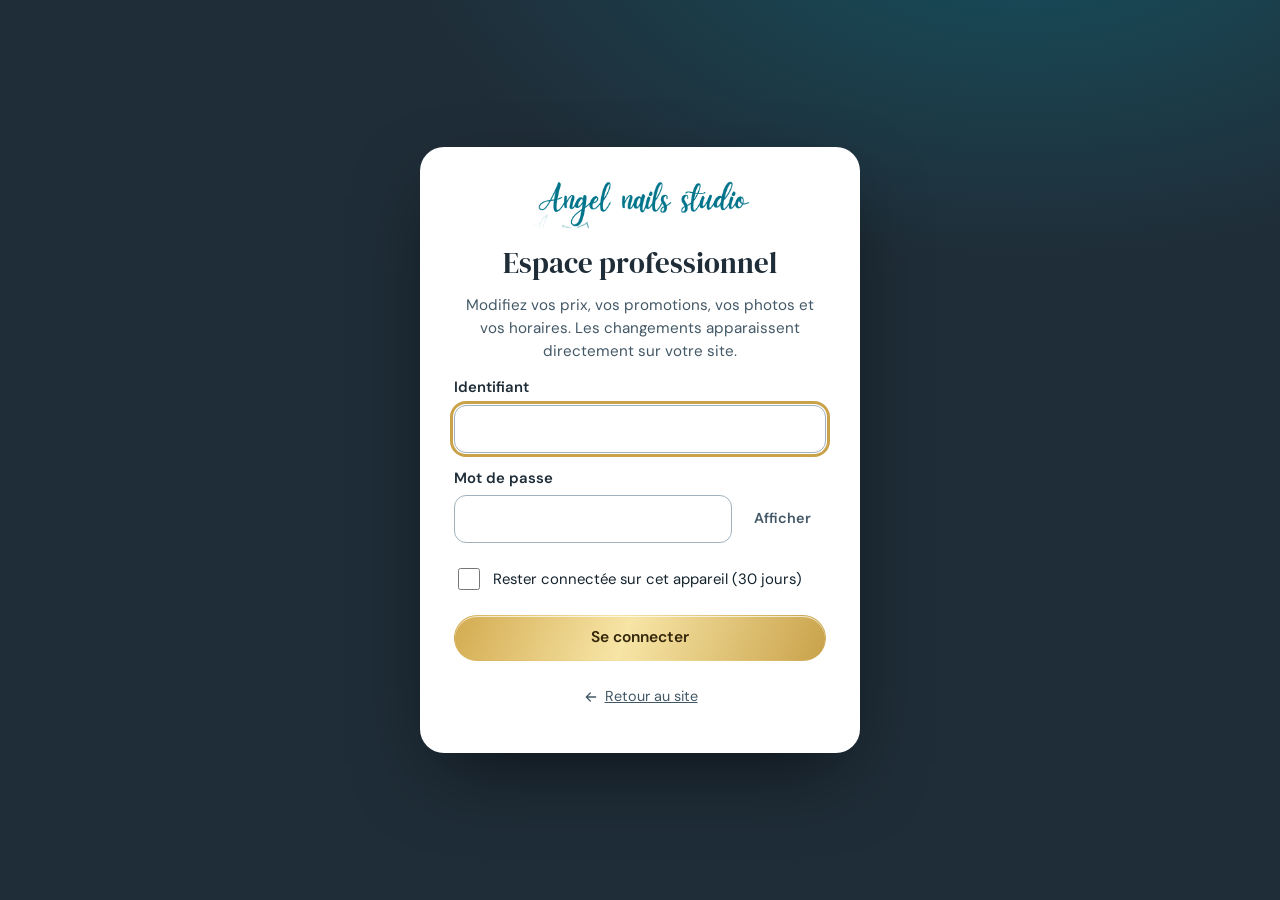
<file: pro/index.html>
<!doctype html>
<html lang="fr">
<head>
<meta charset="utf-8">
<meta name="viewport" content="width=device-width, initial-scale=1, viewport-fit=cover, interactive-widget=resizes-content">
<meta name="robots" content="noindex, nofollow">
<meta name="theme-color" content="#1F2D38">
<meta name="color-scheme" content="light">
<meta name="mobile-web-app-capable" content="yes">
<meta name="apple-mobile-web-app-capable" content="yes">
<meta name="apple-mobile-web-app-title" content="Espace pro">
<meta name="apple-mobile-web-app-status-bar-style" content="black-translucent">
<meta http-equiv="Content-Security-Policy" content="default-src 'self'; script-src 'self'; style-src 'self'; img-src 'self' data: blob: https://angel-nails-pro.justin070405.workers.dev; font-src 'self'; connect-src 'self' https://angel-nails-pro.justin070405.workers.dev; frame-src 'self'; object-src 'none'; base-uri 'none'; form-action 'none'">
<meta name="referrer" content="no-referrer">
<title>Espace pro · Angel Nails Studio</title>
<link rel="icon" type="image/png" href="../assets/img/favicon-64.png">
<link rel="manifest" href="manifest.webmanifest">
<link rel="apple-touch-icon" href="icon-192.png">
<link rel="preload" href="../assets/fonts/dm-sans-latin-wght-normal.woff2" as="font" type="font/woff2" crossorigin>
<link rel="preload" href="../assets/fonts/dm-serif-display-latin-400-normal.woff2" as="font" type="font/woff2" crossorigin>
<link rel="modulepreload" href="app.js">
<link rel="modulepreload" href="ui.js">
<link rel="modulepreload" href="api.js">
<link rel="modulepreload" href="etat.js">
<link rel="modulepreload" href="apercu.js">
<link rel="modulepreload" href="vues/accueil.js">
<link rel="modulepreload" href="vues/prestations.js">
<link rel="modulepreload" href="vues/promotions.js">
<link rel="modulepreload" href="vues/photos.js">
<link rel="modulepreload" href="vues/infos.js">
<link rel="modulepreload" href="vues/historique.js">
<link rel="modulepreload" href="vues/compte.js">
<link rel="stylesheet" href="pro.css?v=2">
</head>
<body>
<noscript><p class="sans-js">L’espace pro a besoin de JavaScript. Activez-le dans votre navigateur, puis rechargez cette page.</p></noscript>
<div id="app" aria-live="off"></div>
<div id="toasts" role="status" aria-live="polite"></div>
<script src="../assets/js/rendu.js?v=1"></script>
<script src="../assets/js/config.js?v=1"></script>
<script type="module" src="app.js"></script>
</body>
</html>
</file>
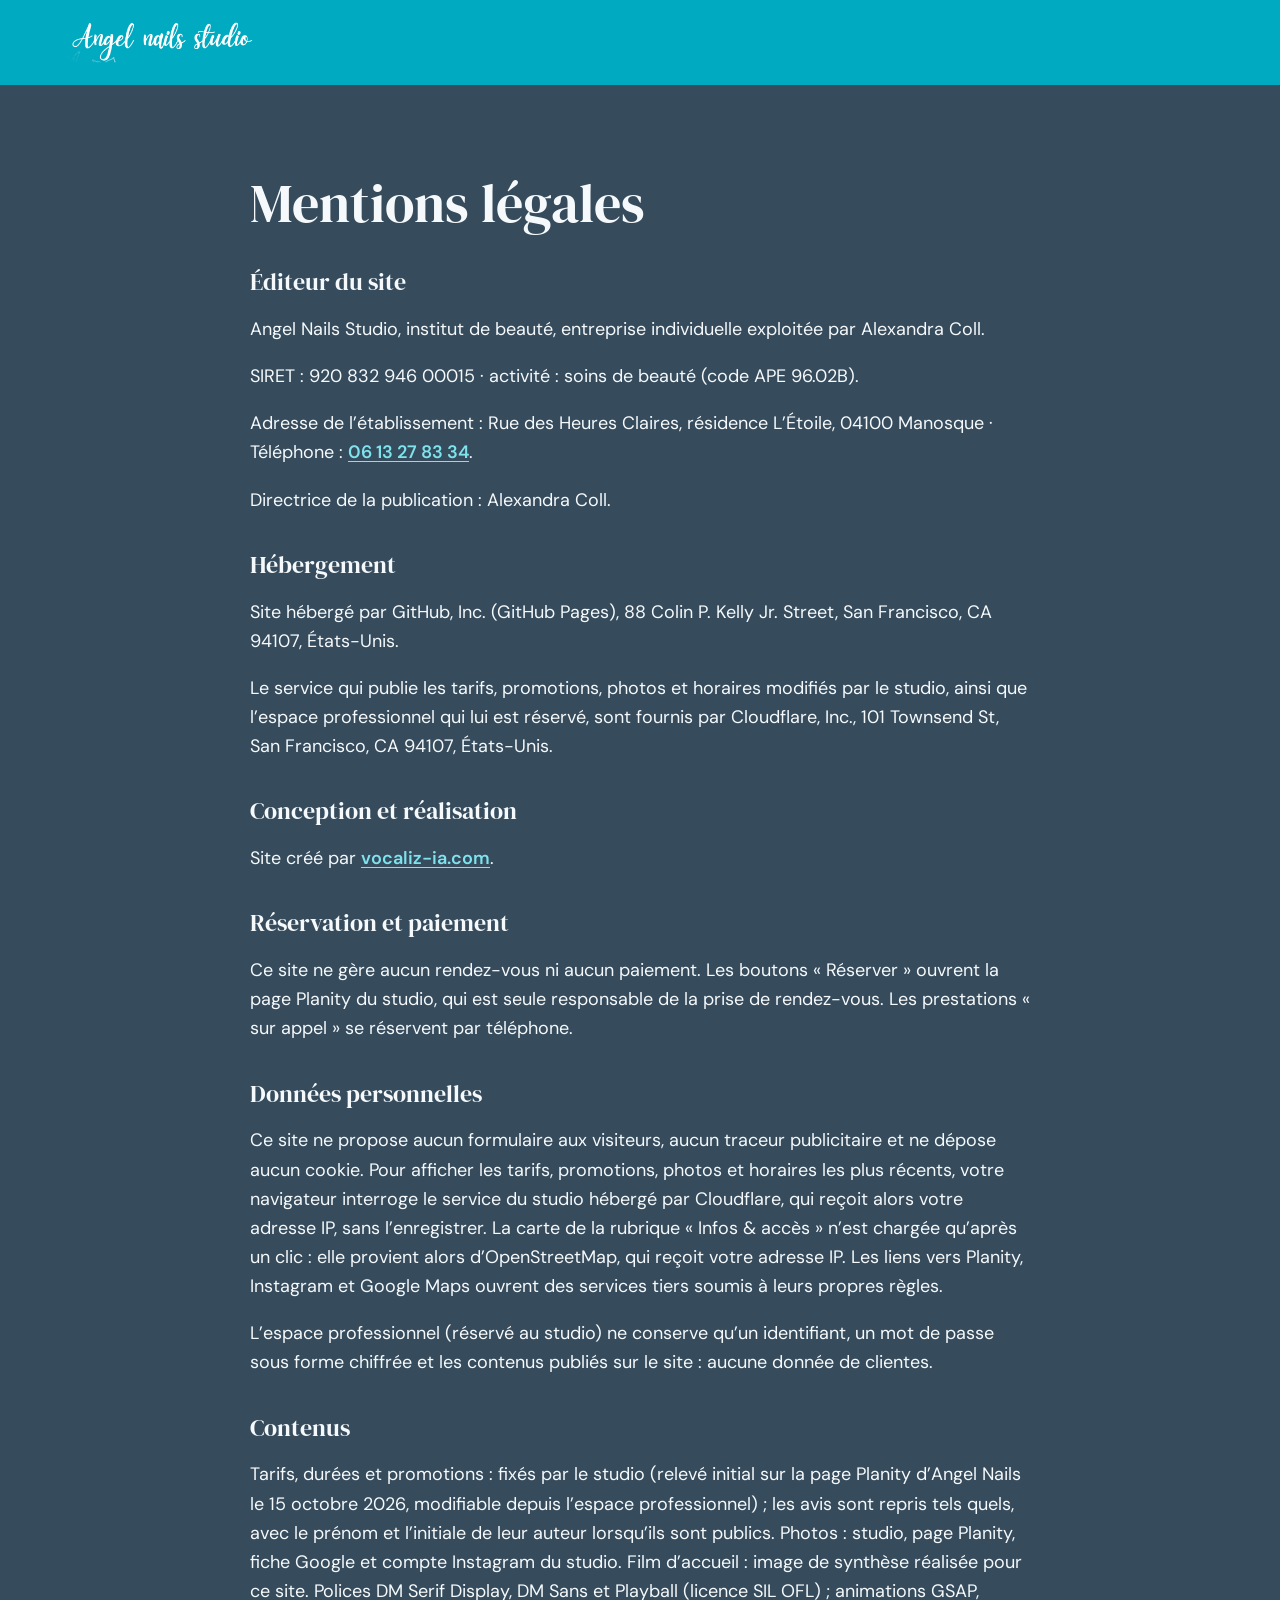
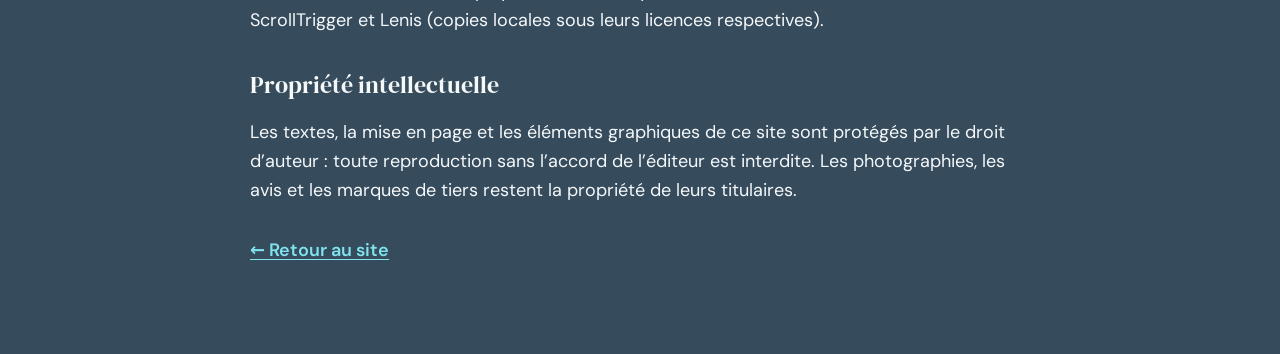
<file: mentions-legales.html>
<!doctype html>
<html lang="fr">
<head>
<meta charset="utf-8">
<meta name="viewport" content="width=device-width, initial-scale=1">
<link rel="canonical" href="https://angelnailsstudio.fr/mentions-legales">
<title>Mentions légales · Angel Nails Studio</title>
<link rel="icon" type="image/png" href="assets/img/favicon-64.png">
<link rel="stylesheet" href="assets/css/style.css?v=10">
</head>
<body class="legal">
<div class="legal__top"><a href="index.html" aria-label="Angel Nails Studio, retour à l’accueil"><span class="logo-mask" role="img" aria-label="Angel nails studio"></span></a></div>
<main class="legal__body">
  <h1>Mentions légales</h1>
  <h2>Éditeur du site</h2>
  <p>Angel Nails Studio, institut de beauté, entreprise individuelle exploitée par Alexandra Coll.</p>
  <p>SIRET : 920 832 946 00015 · activité : soins de beauté (code APE 96.02B).</p>
  <p>Adresse de l’établissement : Rue des Heures Claires, résidence L’Étoile, 04100 Manosque · Téléphone : <a href="tel:+33613278334">06 13 27 83 34</a>.</p>
  <p>Directrice de la publication : Alexandra Coll.</p>
  <h2>Hébergement</h2>
  <p>Site hébergé par GitHub, Inc. (GitHub Pages), 88 Colin P. Kelly Jr. Street, San Francisco, CA 94107, États-Unis.</p>
  <p>Le service qui publie les tarifs, promotions, photos et horaires modifiés par le studio, ainsi que l’espace professionnel qui lui est réservé, sont fournis par Cloudflare, Inc., 101 Townsend St, San Francisco, CA 94107, États-Unis.</p>
  <h2>Conception et réalisation</h2>
  <p>Site créé par <a href="https://vocaliz-ia.com" target="_blank" rel="noopener" aria-label="vocaliz-ia.com (nouvel onglet)">vocaliz-ia.com</a>.</p>
  <h2>Réservation et paiement</h2>
  <p>Ce site ne gère aucun rendez-vous ni aucun paiement. Les boutons « Réserver » ouvrent la page Planity du studio, qui est seule responsable de la prise de rendez-vous. Les prestations « sur appel » se réservent par téléphone.</p>
  <h2>Données personnelles</h2>
  <p>Ce site ne propose aucun formulaire aux visiteurs, aucun traceur publicitaire et ne dépose aucun cookie. Pour afficher les tarifs, promotions, photos et horaires les plus récents, votre navigateur interroge le service du studio hébergé par Cloudflare, qui reçoit alors votre adresse IP, sans l’enregistrer. La carte de la rubrique « Infos &amp; accès » n’est chargée qu’après un clic : elle provient alors d’OpenStreetMap, qui reçoit votre adresse IP. Les liens vers Planity, Instagram et Google Maps ouvrent des services tiers soumis à leurs propres règles.</p>
  <p>L’espace professionnel (réservé au studio) ne conserve qu’un identifiant, un mot de passe sous forme chiffrée et les contenus publiés sur le site : aucune donnée de clientes.</p>
  <h2>Contenus</h2>
  <p>Tarifs, durées et promotions : fixés par le studio (relevé initial sur la page Planity d’Angel Nails le 15 octobre 2026, modifiable depuis l’espace professionnel) ; les avis sont repris tels quels, avec le prénom et l’initiale de leur auteur lorsqu’ils sont publics. Photos : studio, page Planity, fiche Google et compte Instagram du studio. Film d’accueil : image de synthèse réalisée pour ce site. Polices DM Serif Display, DM Sans et Playball (licence SIL OFL) ; animations GSAP, ScrollTrigger et Lenis (copies locales sous leurs licences respectives).</p>
  <h2>Propriété intellectuelle</h2>
  <p>Les textes, la mise en page et les éléments graphiques de ce site sont protégés par le droit d’auteur : toute reproduction sans l’accord de l’éditeur est interdite. Les photographies, les avis et les marques de tiers restent la propriété de leurs titulaires.</p>
  <p class="legal__back"><a href="index.html">← Retour au site</a></p>
</main>
</body>
</html>
</file>
<file: assets/vendor/lenis.css>
html.lenis,
html.lenis body {
  height: auto;
}

.lenis.lenis-smooth {
  scroll-behavior: auto !important;
}

.lenis.lenis-smooth [data-lenis-prevent] {
  overscroll-behavior: contain;
}

.lenis.lenis-stopped {
  overflow: hidden;
}

.lenis.lenis-smooth iframe {
  pointer-events: none;
}
</file>
<file: assets/css/style.css>
/* Angel Nails Studio : site premium. Turquoise #00AAC1 (logo), blanc nacré, fleurs d'or. */
@font-face{font-family:"DM Serif Display";src:url(../fonts/dm-serif-display-latin-400-normal.woff2) format("woff2");font-weight:400;font-style:normal;font-display:swap}
@font-face{font-family:"DM Serif Display";src:url(../fonts/dm-serif-display-latin-400-italic.woff2) format("woff2");font-weight:400;font-style:italic;font-display:swap}
@font-face{font-family:"DM Sans";src:url(../fonts/dm-sans-latin-wght-normal.woff2) format("woff2");font-weight:100 1000;font-style:normal;font-display:swap}
@font-face{font-family:"Playball";src:url(../fonts/playball-latin-400-normal.woff2) format("woff2");font-weight:400;font-style:normal;font-display:swap}

:root{
  --teal:#00AAC1;--teal-d:#00778A;--teal-dd:#055160;--teal-ddd:#032D37;--ink:#06303B;--ink-2:#34606b;
  --aqua:#7FE3EE;--aqua-l:#CFF4F8;--mist:#EAF9FB;--pearl:#FBFEFE;--white:#fff;
  --gold:#C9A24A;--gold-l:#F0DB93;--gold-d:#8A6A1F;--blush:#F7D3DE;--blush-l:#FCEBF0;
  --foil:linear-gradient(105deg,#cfa646 0%,#f7e5a6 20%,#dcb858 38%,#fff3c4 52%,#d0a64a 70%,#f4df98 100%);
  --f-display:"DM Serif Display",Georgia,"Times New Roman",serif;--f-body:"DM Sans",system-ui,-apple-system,"Segoe UI",sans-serif;--f-script:"Playball","Brush Script MT",cursive;
  --ease:cubic-bezier(.2,.7,.2,1);--r:26px;--wrap:1240px;--gut:max(clamp(20px,5vw,64px),env(safe-area-inset-left),env(safe-area-inset-right));
  --shadow:0 24px 60px -34px rgba(0,0,0,.6);
  /* mur bleu du studio (photo IMG_6919 : bleu pétrole foncé, ≈ #364B5C) et textes clairs : tous les contrastes texte/fond ≥ 4,5 (mesurés par outils/tests/contraste-page.mjs) */
  --mur:#364B5C;--mur-d:#2B3D4B;--mur-dd:#1F2D38;--mur-l:#435C70;--mur-ll:#53708A;
  --txt:#F5F9FB;--txt-2:#CBD8E1;--glass:rgba(255,255,255,.06);--glass-2:rgba(255,255,255,.09);--glass-line:rgba(255,255,255,.15);
}
*,*::before,*::after{box-sizing:border-box}
html{-webkit-text-size-adjust:100%;scroll-behavior:auto}
body{margin:0;background:var(--mur);color:var(--txt);font:400 clamp(16px,.95vw + 11px,18px)/1.62 var(--f-body);-webkit-font-smoothing:antialiased;text-rendering:optimizeLegibility;overflow-x:clip}
@supports not (overflow:clip){body{overflow-x:hidden}}
img,svg,video{display:block;max-width:100%}
img{height:auto}
a{color:inherit;text-decoration:none}
button{font:inherit;color:inherit;background:none;border:0;padding:0;cursor:pointer}
ul{list-style:none;margin:0;padding:0}
h1,h2,h3,h4,p,figure,dl,dd,blockquote,address{margin:0}
address{font-style:normal}
:focus-visible{outline:3px solid var(--gold);outline-offset:3px;border-radius:6px}
.sr{position:absolute!important;width:1px;height:1px;margin:-1px;padding:0;overflow:hidden;clip:rect(0 0 0 0);white-space:nowrap;border:0}
.skip{position:fixed;left:12px;top:-60px;z-index:200;padding:.7em 1.1em;border-radius:12px;background:var(--teal-dd);color:#fff;transition:top .2s}
.skip:focus{top:12px}
.wrap{width:min(var(--wrap),100% - var(--gut)*2);margin-inline:auto}

/* ---------- briques ---------- */
.logo-mask{display:block;aspect-ratio:2648/578;background:currentColor;-webkit-mask:url(../img/logo-mot.png) center/contain no-repeat;mask:url(../img/logo-mot.png) center/contain no-repeat}
.flora{position:absolute;pointer-events:none;background:var(--foil);background-size:260% 100%;animation:foil 10s linear infinite;-webkit-mask:var(--m) center/contain no-repeat;mask:var(--m) center/contain no-repeat}
.flora--tr{--m:url(../img/fleurs-haut-droite.png);aspect-ratio:989/832}
.flora--bl{--m:url(../img/fleurs-bas-gauche.png);aspect-ratio:1126/1002}
.flo{display:inline-block;width:1.15em;height:1.15em;flex:0 0 auto;background:var(--foil);background-size:300% 100%;animation:foil 8s linear infinite;-webkit-mask:url(../img/fleurs-haut-droite.png) 22% 30%/260% auto no-repeat;mask:url(../img/fleurs-haut-droite.png) 22% 30%/260% auto no-repeat}
.flo--lg{width:34px;height:34px}
@keyframes foil{to{background-position:-260% 0}}
.script{font-family:var(--f-script);font-weight:400;font-style:normal;letter-spacing:.01em}
.foil{background:var(--foil);background-size:260% 100%;-webkit-background-clip:text;background-clip:text;-webkit-text-fill-color:transparent;color:transparent;animation:foil 8s linear infinite;padding-inline:.04em}
.eyebrow{display:inline-flex;align-items:center;gap:.8em;font-size:.78rem;font-weight:700;letter-spacing:.2em;text-transform:uppercase;color:var(--aqua)}
.eyebrow::before{content:"";width:34px;height:1.5px;background:var(--foil)}
.eyebrow--light{color:var(--aqua-l)}
.h2{font:400 clamp(2.1rem,4.8vw,4rem)/1.04 var(--f-display);letter-spacing:-.012em;color:var(--txt);text-wrap:balance}
.studio .h2{font-size:clamp(2rem,4.1vw,3.4rem)}
.hero__lead,.sec__lead,.quote{text-wrap:pretty}
.h2 .script{font-size:1.12em;line-height:.9}
.h2--light{color:#fff}
.sec{position:relative;padding:clamp(76px,11vw,150px) 0;overflow:clip}
.sec__head{display:grid;gap:18px;justify-items:center;text-align:center;margin-bottom:clamp(34px,5vw,64px)}
.sec__head--left{justify-items:start;text-align:left}
.sec__head--row{display:flex;justify-content:space-between;align-items:end;gap:24px;text-align:left}
.sec__head--row>div:first-child{display:grid;gap:18px}
.sec__lead{max-width:62ch;color:var(--txt-2);font-size:1.04em}
.sec__lead a{color:var(--aqua);font-weight:600;text-decoration:underline;text-underline-offset:3px}
.sec__lead--light{color:rgba(228,248,251,.88)}
.btn{position:relative;isolation:isolate;overflow:hidden;display:inline-flex;align-items:center;justify-content:center;gap:.6em;min-height:48px;padding:.8em 1.55em;border-radius:999px;font-weight:600;font-size:.98rem;letter-spacing:.01em;white-space:nowrap;transition:transform .45s var(--ease),box-shadow .45s,background-color .35s,color .35s,border-color .35s}
.btn svg{width:1.15em;height:1.15em;fill:none;stroke:currentColor;stroke-width:2;stroke-linecap:round;stroke-linejoin:round;transition:transform .45s var(--ease)}
@media (hover:hover){.btn:hover svg{transform:translate(2px,-2px)}}
.btn--sm{min-height:42px;padding:.55em 1.2em;font-size:.92rem}
.btn--lg{min-height:56px;padding:.95em 1.9em;font-size:1.04rem}
.btn--gold{background:linear-gradient(112deg,#d3ab50,#f7e5a6 46%,#c9a24a);color:#33260a;box-shadow:0 14px 34px -14px rgba(201,162,74,.95),inset 0 1px 0 rgba(255,255,255,.75)}
.btn--gold::after{content:"";position:absolute;inset:0;z-index:-1;background:linear-gradient(112deg,transparent 28%,rgba(255,255,255,.85) 50%,transparent 72%);transform:translateX(-130%);transition:transform .9s var(--ease)}
@media (hover:hover){.btn--gold:hover::after{transform:translateX(130%)}}
@media (hover:hover){.btn--gold:hover{box-shadow:0 18px 42px -12px rgba(201,162,74,1),inset 0 1px 0 rgba(255,255,255,.8)}}
.btn--ghost{border:1.5px solid rgba(255,255,255,.78);color:#fff;background:rgba(4,50,62,.38);-webkit-backdrop-filter:blur(10px);backdrop-filter:blur(10px)}
@media (hover:hover){.btn--ghost:hover{background:rgba(4,50,62,.6)}}
.btn--teal{background:var(--aqua-l);color:var(--teal-ddd)}
@media (hover:hover){.btn--teal:hover{background:#fff}}
.btn--line{border:1.5px solid rgba(255,255,255,.72);color:#fff}
@media (hover:hover){.btn--line:hover{background:#fff;color:var(--mur-dd)}}
.chip{display:inline-flex;align-items:center;gap:.6em;padding:.55em 1.05em;border-radius:999px;font-size:.9rem;background:rgba(4,50,62,.46);border:1px solid rgba(255,255,255,.4);-webkit-backdrop-filter:blur(12px);backdrop-filter:blur(12px);color:#fff}
.chip strong{font-weight:700}
.chip .star{width:1.05em;height:1.05em;fill:#f6e3a1}
.dot{width:.62em;height:.62em;border-radius:50%;background:#7CF0A8;box-shadow:0 0 0 0 rgba(124,240,168,.6);animation:ping 2.4s infinite}
.is-closed .dot{background:#f6c27c;animation:none}
@keyframes ping{70%{box-shadow:0 0 0 .6em rgba(124,240,168,0)}100%{box-shadow:0 0 0 0 rgba(124,240,168,0)}}
.badge{display:inline-block;margin-left:.4em;padding:.12em .6em;border-radius:999px;background:var(--foil);background-size:260% 100%;color:#2b1f04;font-size:.75rem;font-weight:700;letter-spacing:.06em;text-transform:uppercase;vertical-align:.12em}

/* ---------- préchargeur ---------- */
.pre{position:fixed;inset:0;z-index:300;display:grid;place-items:center;background:var(--teal);color:#fff;overflow:hidden;animation:pre-secours .01s 7s forwards}
@keyframes pre-secours{to{visibility:hidden;opacity:0}}
.pre__center{display:grid;gap:22px;justify-items:center;width:min(78vw,520px)}
.pre__logo{width:100%;opacity:0;transform:translateY(14px) scale(.98)}
.pre__bar{width:min(46vw,230px);height:2px;background:rgba(255,255,255,.28);border-radius:2px;overflow:hidden}
.pre__bar i{display:block;height:100%;width:100%;background:var(--foil);transform:scaleX(0);transform-origin:left}
.pre__flora{width:min(42vw,420px);left:-4vw;bottom:-4vh;opacity:.85}
.pre__flora--r{left:auto;right:-4vw;top:-4vh;bottom:auto}
.pre.is-done{pointer-events:none}

/* ---------- en-tête ---------- */
.hdr{position:fixed;inset:0 0 auto;z-index:60;display:flex;align-items:center;justify-content:space-between;gap:24px;padding:18px max(clamp(18px,3.4vw,52px),env(safe-area-inset-right)) 18px max(clamp(18px,3.4vw,52px),env(safe-area-inset-left));color:#fff;transition:background-color .45s,box-shadow .45s,padding .45s,color .45s,transform .5s var(--ease)}
.hdr.is-solid{background:rgba(31,45,56,.94);-webkit-backdrop-filter:blur(18px) saturate(1.5);backdrop-filter:blur(18px) saturate(1.5);color:#fff;padding-block:10px;box-shadow:0 1px 0 rgba(255,255,255,.1),0 16px 44px -26px rgba(0,0,0,.7)}
/* voile sous l'en-tête posé sur le film : la navigation reste lisible quelle que soit l'image (pétales très clairs) */
.hdr::before{content:"";position:absolute;inset:0 0 -26px;z-index:-1;pointer-events:none;background:linear-gradient(180deg,rgba(2,38,50,.8) 0%,rgba(2,38,50,.74) 58%,rgba(2,38,50,0) 100%);transition:opacity .45s}
.hdr.is-solid::before{opacity:0}
.hdr__logo{position:relative;display:block;width:clamp(128px,12.5vw,178px);color:inherit;flex:0 0 auto}
.hdr__logo::after{content:"";position:absolute;inset:-10px -8px}   /* zone de toucher agrandie sans changer la mise en page */
.hdr.is-solid .hdr__logo{color:var(--aqua)}
.hdr__nav{display:flex;gap:clamp(14px,2.2vw,34px);font-size:.95rem;font-weight:600}
.hdr__nav a{position:relative;padding:.4em 0}
.hdr__nav a::after{content:"";position:absolute;left:0;right:0;bottom:0;height:1.5px;background:var(--foil);transform:scaleX(0);transform-origin:right;transition:transform .5s var(--ease)}
.hdr__nav a.is-on::after{transform:scaleX(1);transform-origin:left}
@media (hover:hover){.hdr__nav a:hover::after{transform:scaleX(1);transform-origin:left}}
.hdr__cta{display:flex;align-items:center;gap:14px}
.hdr__tel{display:inline-flex;align-items:center;gap:.5em;font-weight:600;font-size:.95rem}
.hdr__tel svg{width:1.2em;height:1.2em;fill:none;stroke:currentColor;stroke-width:1.8;stroke-linejoin:round}
.hdr__burger{display:none;width:46px;height:46px;border-radius:50%;border:1.5px solid currentColor;position:relative}
.hdr__burger span{position:absolute;left:13px;right:13px;height:2px;background:currentColor;border-radius:2px;transition:transform .45s var(--ease),top .45s var(--ease)}
.hdr__burger span:first-child{top:18px}.hdr__burger span:last-child{top:25px}
.hdr__burger[aria-expanded=true] span:first-child{top:21.5px;transform:rotate(45deg)}
.hdr__burger[aria-expanded=true] span:last-child{top:21.5px;transform:rotate(-45deg)}
.menu{position:fixed;inset:0;z-index:55;display:flex;flex-direction:column;justify-content:center;gap:34px;padding:110px var(--gut) 40px;background:linear-gradient(160deg,#00a9bf,#04586a 80%);color:#fff;clip-path:circle(0 at calc(100% - 44px) 44px);transition:clip-path .8s var(--ease);overflow:hidden}
.menu.is-open{clip-path:circle(150% at calc(100% - 44px) 44px)}
.menu[hidden]{display:none}
.menu__flora{width:min(70vw,360px);right:-8vw;bottom:-6vh;opacity:.5}
.menu__nav{display:grid;gap:6px}
.menu__nav a{font:400 clamp(2.2rem,9vw,3.4rem)/1.18 var(--f-display)}
.menu__foot{display:grid;gap:14px;justify-items:start}
.menu__tel{font-weight:600;font-size:1.1rem}
/* ---------- bandeau d'information du haut (annonce, promotions, fermetures : espace pro) ---------- */
.annonce{position:fixed;inset:0 0 auto;z-index:62;display:flex;align-items:center;justify-content:center;gap:10px;min-height:42px;padding:7px 54px 7px 18px;background:linear-gradient(112deg,#d3ab50,#f7e5a6 46%,#c9a24a);color:#33260a;text-align:center;font-size:.92rem;line-height:1.35;font-weight:500}
.annonce__in{display:grid;max-width:min(980px,100%)}
.annonce__msg{margin:0}
.annonce__msg[hidden]{display:none}
.annonce strong{font-weight:800}
.annonce__x{position:absolute;right:8px;top:50%;width:34px;height:34px;margin-top:-17px;border-radius:50%;display:grid;place-items:center;color:#33260a;transition:background-color .3s}
@media (hover:hover){.annonce__x:hover{background:rgba(51,38,10,.14)}}
.annonce__x svg{width:18px;height:18px;fill:none;stroke:currentColor;stroke-width:2.2;stroke-linecap:round}
.has-annonce .hdr{top:var(--annonce-h,42px)}
.has-annonce .hero__inner{padding-top:calc(clamp(88px,13vh,180px) + var(--annonce-h,42px))}
.has-annonce .hero__pause{margin-top:var(--annonce-h,42px)}

.progress{position:fixed;inset:0 0 auto;height:3px;z-index:70;pointer-events:none}
.progress i{display:block;height:100%;background:var(--foil);transform:scaleX(0);transform-origin:left}

/* ---------- héros ---------- */
.hero{position:relative;isolation:isolate;display:grid;align-items:center;min-height:max(660px,100svh);color:#fff;background:#00a2b8;overflow:clip}
.hero__media{position:absolute;inset:0;z-index:-3;background:url(../img/hero-poster.webp) 40% 50%/cover no-repeat}
.hero__video{width:100%;height:100%;object-fit:cover;object-position:40% 50%;opacity:0;transition:opacity 1.2s var(--ease)}
.hero__video.is-ready{opacity:1}
.hero__shade{position:absolute;inset:0;z-index:-2;background:linear-gradient(90deg,rgba(3,52,64,.84) 0%,rgba(3,52,64,.74) 38%,rgba(3,52,64,0) 68%),linear-gradient(0deg,rgba(3,52,64,.55),rgba(3,52,64,0) 34%)}
.hero__inner{width:min(100%,780px);padding:clamp(88px,13vh,180px) clamp(22px,6vw,100px) clamp(76px,11.5vh,150px)}
.hero__title{margin:clamp(12px,2.4vh,20px) 0 clamp(14px,2.6vh,22px);font:400 clamp(2.6rem,min(7vw,10.5vh),6.9rem)/.98 var(--f-display);letter-spacing:-.018em;text-shadow:0 2px 40px rgba(3,45,55,.28)}
.hero__title .ln{display:block;overflow:hidden;padding:.04em 0 .1em;margin-bottom:-.06em}
.hero__title .ln>span{display:inline-block;will-change:transform}
.hero__title .script{font-size:1.14em;line-height:.86;padding-right:.08em}
.hero__lead{max-width:34ch;font-size:clamp(1rem,min(1.35vw,2.3vh),1.28rem);line-height:1.55;color:rgba(255,255,255,.96);text-shadow:0 1px 24px rgba(3,45,55,.4)}
.hero__actions{display:flex;flex-wrap:wrap;gap:14px;margin:clamp(18px,3.4vh,32px) 0 clamp(16px,3vh,30px)}
.hero__facts{display:flex;flex-wrap:wrap;gap:10px}
.hero__pause{position:absolute;right:clamp(16px,3vw,44px);bottom:clamp(20px,4vh,40px);width:46px;height:46px;border-radius:50%;display:grid;place-items:center;color:#fff;background:rgba(255,255,255,.16);border:1px solid rgba(255,255,255,.5);-webkit-backdrop-filter:blur(10px);backdrop-filter:blur(10px);transition:background-color .3s}
@media (hover:hover){.hero__pause:hover{background:rgba(255,255,255,.3)}}
.hero__pause svg{width:18px;height:18px;fill:none;stroke:currentColor;stroke-width:2.4;stroke-linecap:round;stroke-linejoin:round}
.hero__pause .i-play{display:none;fill:currentColor}
.hero__pause[aria-pressed=true] .i-pause{display:none}.hero__pause[aria-pressed=true] .i-play{display:block}
.hero__scroll{position:absolute;left:clamp(22px,6vw,100px);bottom:clamp(20px,4vh,40px);display:inline-flex;align-items:center;gap:12px;font-size:.78rem;font-weight:700;letter-spacing:.18em;text-transform:uppercase;color:#fff}
.hero__scroll-ring{width:46px;height:46px;border-radius:50%;display:grid;place-items:center;border:1px solid rgba(255,255,255,.6);overflow:hidden}
.hero__scroll-ring svg{width:18px;height:18px;fill:none;stroke:currentColor;stroke-width:2;stroke-linecap:round;stroke-linejoin:round;animation:nudge 2.2s var(--ease) infinite}
@keyframes nudge{0%,100%{transform:translateY(-4px)}50%{transform:translateY(5px)}}

/* ---------- bandeau défilant ---------- */
.band{position:relative;z-index:2;overflow:hidden;background:var(--mur-dd);color:#fff;border-block:1px solid rgba(240,219,147,.35);padding:15px 0}
.band__track{display:flex;align-items:center;gap:34px;width:max-content;white-space:nowrap;font:400 clamp(1.15rem,2vw,1.6rem)/1 var(--f-display);animation:marq 56s linear infinite}
.band__track span{opacity:.95}
@keyframes marq{to{transform:translateX(-50%)}}

/* ---------- le studio ---------- */
.studio{background:radial-gradient(900px 600px at 100% 0,rgba(0,170,193,.22),transparent 70%),var(--mur)}
.studio__flora{width:clamp(220px,28vw,420px);left:-5vw;bottom:2%;opacity:.14}
.studio__grid{display:grid;grid-template-columns:minmax(0,5fr) minmax(0,6fr);gap:clamp(36px,6vw,96px);align-items:center}
.studio__text{display:grid;gap:22px;justify-items:start}
.quote{font:italic 400 clamp(1.35rem,2.2vw,1.8rem)/1.3 var(--f-display);color:var(--aqua-l);padding-left:20px;border-left:3px solid var(--gold)}
.devise{font-size:1.06em}
.devise strong{color:var(--aqua)}
.sign{font-size:clamp(1.9rem,3vw,2.5rem);color:var(--gold-l);margin-top:-6px}
.studio__chips{display:flex;flex-wrap:wrap;gap:8px}
.studio__chips li{padding:.5em 1em;border-radius:999px;background:var(--glass-2);border:1px solid var(--glass-line);font-size:.9rem;font-weight:500}
.studio__chips small{color:var(--txt-2);font-size:.85em}
.stats{display:grid;grid-template-columns:repeat(3,auto);gap:clamp(18px,3vw,44px);margin-top:10px;padding-top:24px;border-top:1px solid rgba(255,255,255,.18);width:100%}
.stats dt{font-size:.74rem;font-weight:700;letter-spacing:.14em;text-transform:uppercase;color:var(--txt-2)}
.stats dd{font:400 clamp(2.4rem,4.4vw,3.6rem)/1.1 var(--f-display);color:var(--aqua-l)}
.stats small{font-size:.4em;color:var(--txt-2);font-family:var(--f-body)}
.studio__visual{position:relative;display:grid;grid-template-columns:repeat(12,1fr);grid-template-rows:repeat(12,minmax(0,1fr));aspect-ratio:1/1.02;min-height:420px}
.ph{margin:0;overflow:hidden;position:relative;box-shadow:var(--shadow);background:var(--mur-l)}
.ph img{width:100%;height:112%;object-fit:cover;will-change:transform}
.ph--salon{grid-column:3/13;grid-row:1/8;border-radius:200px 200px 28px 28px}
.ph--coin{grid-column:1/8;grid-row:7/13;border-radius:28px;border:6px solid var(--mur);z-index:2}
.ph--pedi{grid-column:9/13;grid-row:8/13;border-radius:28px;border:6px solid var(--mur);z-index:2}
.studio__seal{position:absolute;right:-1%;top:44%;width:clamp(84px,9vw,124px);aspect-ratio:1;border-radius:50%;background:var(--teal);color:#fff;display:grid;place-items:center;z-index:3;box-shadow:0 18px 40px -16px rgba(0,126,146,.8);animation:spin 26s linear infinite}
.studio__seal svg{position:absolute;inset:0;width:100%;height:100%;fill:#fff;font:700 8.6px var(--f-body);letter-spacing:.24em;text-transform:uppercase}
.studio__seal .flo{animation:foil 8s linear infinite,spin-r 26s linear infinite}
@keyframes spin{to{transform:rotate(360deg)}}@keyframes spin-r{to{transform:rotate(-360deg)}}
.studio__team{margin-top:clamp(34px,5vw,60px);text-align:center;color:var(--txt-2);font-size:.98rem}
.studio__team strong{color:var(--aqua-l)}

/* ---------- carte des soins ---------- */
.carte{background:linear-gradient(180deg,var(--mur-d),var(--mur) 60%)}
.carte__flora{width:clamp(240px,30vw,460px);right:-6vw;top:2%;opacity:.26}
.carte__bar{display:flex;flex-wrap:wrap;justify-content:center;align-items:center;gap:16px;margin-bottom:30px;position:sticky;top:68px;z-index:20;padding:10px 0}
.tabs{position:relative;display:flex;gap:4px;padding:5px;border-radius:999px;background:rgba(31,45,56,.82);border:1px solid var(--glass-line);-webkit-backdrop-filter:blur(14px);backdrop-filter:blur(14px);box-shadow:0 14px 40px -26px rgba(0,0,0,.6);max-width:100%;overflow-x:auto;scrollbar-width:none}
.tabs::-webkit-scrollbar{display:none}
.tabs__ind{position:absolute;left:0;top:5px;bottom:5px;width:0;border-radius:999px;background:linear-gradient(135deg,var(--teal-d),var(--teal-dd));transition:transform .6s var(--ease),width .6s var(--ease);z-index:0}
.tab{position:relative;z-index:1;display:inline-flex;align-items:center;gap:.5em;padding:.7em 1.15em;border-radius:999px;font-weight:600;font-size:.95rem;color:var(--txt-2);white-space:nowrap;transition:color .35s}
.tab small{font-size:.8em;opacity:.75;font-weight:700}
@media (hover:hover){.tab:hover{color:#fff}}
.tab[aria-selected=true]{color:#fff}
.search{position:relative;display:block;flex:1 1 280px;max-width:420px}
.search svg{position:absolute;left:16px;top:50%;width:19px;height:19px;transform:translateY(-50%);fill:none;stroke:var(--aqua);stroke-width:2;stroke-linecap:round;pointer-events:none}
.search input{width:100%;min-height:48px;padding:.7em 1.2em .7em 46px;border-radius:999px;border:1px solid var(--glass-line);background:rgba(255,255,255,.1);font:inherit;font-size:1rem;color:var(--txt);transition:border-color .3s,box-shadow .3s}
.search input::placeholder{color:#CBD8E1}
.search input:focus{outline:none;border-color:var(--teal);box-shadow:0 0 0 4px rgba(0,170,193,.18)}
.panel{display:grid;gap:clamp(24px,3.4vw,44px)}
.panel[hidden]{display:none}
.panel__head{display:grid;grid-template-columns:minmax(0,1.3fr) minmax(0,.7fr);gap:clamp(20px,4vw,60px);align-items:center;padding:clamp(22px,3.4vw,44px);border-radius:var(--r);background:linear-gradient(135deg,var(--glass-2),rgba(0,170,193,.16));border:1px solid var(--glass-line);box-shadow:var(--shadow)}
.panel__text{display:grid;gap:14px}
.panel__t{font:400 clamp(1.7rem,3.2vw,2.6rem)/1.08 var(--f-display);color:var(--txt)}
.panel__meta{font-size:.92rem;color:var(--txt-2)}
.panel__meta strong{color:var(--gold-l)}
.panel__ph{position:relative;margin:0;justify-self:end;width:min(100%,270px);overflow:visible}
.panel__ph img{width:100%;aspect-ratio:4/5;object-fit:cover;border-radius:999px 999px 24px 24px;box-shadow:var(--shadow)}
.panel__ph--h img{aspect-ratio:4/3;border-radius:24px 24px 24px 120px}
.panel__ph .flora{width:62%;right:-18%;top:-16%;opacity:.95}
.panel__cats{display:grid;grid-template-columns:repeat(auto-fit,minmax(min(100%,430px),1fr));gap:22px;align-items:start}
.cat{padding:clamp(20px,2.4vw,30px);border-radius:var(--r);background:var(--glass);border:1px solid var(--glass-line);box-shadow:var(--shadow)}
.cat__t{font:400 1.55rem/1.2 var(--f-display);color:var(--txt);padding-bottom:6px}
.cat__note{margin:4px 0 6px;font-size:.88rem;color:var(--txt-2);line-height:1.5}
.svc{display:grid;grid-template-columns:minmax(0,1fr) auto auto;gap:6px 16px;align-items:center;padding:14px 0;border-top:1px dashed rgba(255,255,255,.2);position:relative;transition:background-color .3s,padding .4s var(--ease)}
.svc::before{content:"";position:absolute;left:-12px;top:12px;bottom:12px;width:3px;border-radius:3px;background:var(--foil);transform:scaleY(0);transition:transform .4s var(--ease)}
@media (hover:hover){.svc:hover::before{transform:scaleY(1)}}
.svc[hidden]{display:none}
.svc__main{display:grid;gap:2px;min-width:0}
.svc__n{font-weight:600;line-height:1.3}
.svc__d{font-size:.84rem;line-height:1.45;color:var(--txt-2)}
.svc__meta{display:flex;align-items:baseline;gap:14px;white-space:nowrap}
.svc__dur{font-size:.84rem;color:var(--txt-2)}
.svc__p{font:400 1.35rem/1 var(--f-display);color:var(--gold-l);min-width:3.2ch;text-align:right}
.svc__old{margin-right:.35em;font-size:.62em;color:var(--txt-2);text-decoration:line-through;text-decoration-thickness:1.5px}
.svc__from{font:600 .6em var(--f-body);letter-spacing:.04em;text-transform:uppercase;margin-right:.2em;color:var(--txt-2)}
.env__l .svc__old{font-size:.8em}
.badge--promo{background:linear-gradient(112deg,#f7c9d6,#fde6ec 52%,#f2b8c9);color:#4a1226;letter-spacing:.04em;text-transform:none;font-size:.75rem}
.svc__go{display:inline-flex;align-items:center;justify-content:center;min-height:36px;padding:.3em 1em;border-radius:999px;font-size:.82rem;font-weight:700;border:1.5px solid var(--aqua);color:var(--aqua);transition:background-color .3s,color .3s,transform .4s var(--ease)}
@media (hover:hover){.svc__go:hover{background:var(--aqua);color:var(--mur-dd);transform:translateY(-1px)}}
.svc__go--tel{border-color:var(--gold-l);color:var(--gold-l)}
@media (hover:hover){.svc__go--tel:hover{background:var(--gold-l);color:#2b1f04}}
.carte__empty{padding:34px;text-align:center;border-radius:var(--r);background:var(--glass);border:1px dashed rgba(255,255,255,.3);color:var(--txt-2)}
.carte__empty a{color:var(--aqua);font-weight:600;text-decoration:underline}
.notes{margin-top:clamp(30px,4vw,52px);padding:clamp(22px,3vw,34px);border-radius:var(--r);background:linear-gradient(135deg,rgba(247,211,222,.12),var(--glass));border:1px solid rgba(240,219,147,.35)}
.notes__t{font:400 1.5rem/1.2 var(--f-display);color:var(--txt);margin-bottom:10px}
.notes ul{display:grid;grid-template-columns:repeat(auto-fit,minmax(min(100%,300px),1fr));gap:8px 28px}
.notes li{position:relative;padding-left:22px;font-size:.95rem}
.notes li::before{content:"";position:absolute;left:0;top:.62em;width:9px;height:9px;border-radius:50%;background:var(--foil)}
.is-search .tabs{opacity:.45}

/* ---------- toutes les envies ---------- */
.envies{background:var(--mur)}
.envies__grid{display:grid;grid-template-columns:repeat(auto-fit,minmax(min(100%,270px),1fr));gap:20px}
.env{position:relative;display:flex;flex-direction:column;gap:14px;padding:30px 26px 26px;border-radius:var(--r);background:linear-gradient(160deg,var(--glass-2) 0%,rgba(0,170,193,.14) 140%);border:1px solid var(--glass-line);box-shadow:var(--shadow);transition:transform .6s var(--ease),box-shadow .6s;overflow:hidden}
.env::after{content:"";position:absolute;right:-40px;top:-40px;width:150px;height:150px;border-radius:50%;background:radial-gradient(closest-side,rgba(240,219,147,.55),transparent);opacity:0;transition:opacity .6s}
@media (hover:hover){.env:hover{transform:translateY(-6px);box-shadow:0 36px 70px -34px rgba(0,0,0,.65)}}
@media (hover:hover){.env:hover::after{opacity:1}}
.env__ic{width:62px;height:62px;border-radius:50%;display:grid;place-items:center;background:var(--teal);box-shadow:0 12px 26px -12px rgba(0,126,146,.8)}
.env__ic svg{width:34px;height:34px;fill:none;stroke:#f7e5a6;stroke-width:1.7;stroke-linecap:round;stroke-linejoin:round}
.env__t{font:400 1.6rem/1.15 var(--f-display);color:var(--txt)}
.env p{font-size:.95rem;color:var(--txt-2)}
.env__l{display:grid;gap:8px;margin-top:4px;padding-top:12px;border-top:1px dashed rgba(255,255,255,.22)}
.env__l li{display:flex;justify-content:space-between;gap:12px;font-size:.92rem;line-height:1.35}
.env__l small{color:var(--txt-2)}
.env__l b{font:400 1.2rem/1 var(--f-display);color:var(--gold-l);white-space:nowrap}
.env__go{margin-top:auto;display:inline-flex;align-items:center;align-self:flex-start;gap:.5em;min-height:44px;font-weight:700;font-size:.9rem;color:var(--aqua)}
.env__go svg{width:1.1em;height:1.1em;fill:none;stroke:currentColor;stroke-width:2;stroke-linecap:round;stroke-linejoin:round;transition:transform .45s var(--ease)}
@media (hover:hover){.env__go:hover svg{transform:translateX(5px)}}

/* ---------- réalisations ---------- */
.real{background:linear-gradient(180deg,var(--mur),var(--mur-d))}
.rail__nav{display:flex;flex-direction:row;flex:0 0 auto;gap:10px}
.rail__btn{width:54px;height:54px;border-radius:50%;display:grid;place-items:center;border:1.5px solid rgba(255,255,255,.6);color:#fff;transition:background-color .3s,color .3s,transform .4s var(--ease)}
@media (hover:hover){.rail__btn:hover{background:#fff;color:var(--mur-dd);transform:scale(1.06)}}
.rail__btn svg{width:22px;height:22px;fill:none;stroke:currentColor;stroke-width:2;stroke-linecap:round;stroke-linejoin:round}
.rail{overflow-x:auto;scroll-snap-type:x proximity;scrollbar-width:none;padding:12px max(var(--gut),calc((100vw - var(--wrap))/2)) 26px;cursor:grab;-webkit-overflow-scrolling:touch}
.rail::-webkit-scrollbar{display:none}
.rail.is-drag{cursor:grabbing;scroll-snap-type:none}
.rail__list{display:flex;gap:clamp(14px,1.6vw,24px);width:max-content}
.rail__item{--h:clamp(380px,64vh,620px);flex:0 0 auto;height:var(--h);aspect-ratio:9/16;scroll-snap-align:center}
.rail__item--w{aspect-ratio:3/2}.rail__item--sq{aspect-ratio:1/1}.rail__item--t{aspect-ratio:4/5}
.shot{position:relative;display:block;width:100%;height:100%;border-radius:var(--r);overflow:hidden;background:var(--mur-l);box-shadow:var(--shadow);transform:translateZ(0)}
.shot img{width:100%;height:100%;object-fit:cover;transition:transform 1.1s var(--ease);-webkit-user-drag:none;user-select:none}
@media (hover:hover){.shot:hover img{transform:scale(1.07)}}
.shot span{position:absolute;left:0;right:0;bottom:0;padding:54px 20px 18px;text-align:left;color:#fff;font:400 1.3rem/1.2 var(--f-display);background:linear-gradient(0deg,rgba(14,22,29,.88),rgba(14,22,29,0));opacity:.96}
.shot::after{content:"";position:absolute;inset:0;border-radius:inherit;box-shadow:inset 0 0 0 1px rgba(255,255,255,.35);pointer-events:none}
.rail__hint{margin-top:6px;font-size:.88rem;color:var(--txt-2);text-align:center}
.rail__hint a{color:var(--aqua);font-weight:600;text-decoration:underline;text-underline-offset:3px}
.lb{position:fixed;inset:0;z-index:250;display:grid;grid-template-columns:auto minmax(0,1fr) auto;align-items:center;gap:10px;padding:20px;background:rgba(14,22,29,.95);-webkit-backdrop-filter:blur(10px);backdrop-filter:blur(10px)}
.lb[hidden]{display:none}
.lb__fig{display:grid;gap:14px;justify-items:center;min-width:0}
.lb__fig img{max-height:80vh;max-height:80dvh;max-width:100%;width:auto;border-radius:18px;box-shadow:0 30px 80px rgba(0,0,0,.5)}
.lb__fig figcaption{color:#fff;font:400 1.15rem/1.3 var(--f-display);text-align:center}
.lb__close,.lb__nav{width:54px;height:54px;border-radius:50%;display:grid;place-items:center;color:#fff;border:1.5px solid rgba(255,255,255,.5);background:rgba(255,255,255,.08);transition:background-color .3s}
@media (hover:hover){.lb__close:hover,.lb__nav:hover{background:rgba(255,255,255,.22)}}
.lb__close{position:absolute;right:18px;top:18px;z-index:2}
.lb svg{width:22px;height:22px;fill:none;stroke:currentColor;stroke-width:2;stroke-linecap:round;stroke-linejoin:round}

/* ---------- avis ---------- */
.avis{background:radial-gradient(1000px 700px at 0 0,rgba(0,170,193,.24),transparent 70%),linear-gradient(180deg,var(--mur-dd),#16222B);color:#fff}
.avis__flora{width:clamp(220px,26vw,400px);right:-4vw;top:3%;opacity:.16}
.avis__flora--b{right:auto;left:-6vw;top:auto;bottom:6%;width:clamp(200px,24vw,360px);opacity:.14}
.avis__top{position:relative;display:grid;grid-template-columns:minmax(0,1.25fr) minmax(280px,.75fr);gap:clamp(28px,5vw,80px);align-items:center;margin-bottom:clamp(36px,5vw,64px)}
.avis__head{display:grid;gap:20px;justify-items:start}
.avis__links{display:flex;flex-wrap:wrap;gap:12px;margin-top:6px}
.score{padding:clamp(24px,3vw,38px);border-radius:var(--r);background:rgba(255,255,255,.1);border:1px solid rgba(255,255,255,.28);-webkit-backdrop-filter:blur(18px);backdrop-filter:blur(18px);display:grid;gap:6px;justify-items:start}
.score__big{font:400 clamp(4.4rem,9vw,7rem)/.95 var(--f-display);color:#fff}
.score__big small{font:700 .26em var(--f-body);color:var(--aqua-l);margin-left:.2em}
.stars{color:#f6e3a1;font-size:1.5rem;letter-spacing:.12em}
.score__sub{font-size:.92rem;color:var(--aqua-l);margin-bottom:12px}
.bars{display:grid;gap:12px;width:100%}
.bars li{display:grid;grid-template-columns:5.6em 2.4em 1fr;align-items:center;gap:12px;font-size:.92rem}
.bars b{font-weight:700;color:#f6e3a1}
.bars i{display:block;position:relative;height:6px;border-radius:6px;background:rgba(255,255,255,.2);overflow:hidden}
.bars i::after{content:"";position:absolute;inset:0;border-radius:inherit;background:var(--foil);transform-origin:left;transform:scaleX(var(--v));transition:transform 1.6s var(--ease)}
.js .bars:not(.is-in) i::after{transform:scaleX(0)}
.marq{position:relative;display:grid;gap:18px;overflow:hidden;-webkit-mask:linear-gradient(90deg,transparent,#000 3%,#000 97%,transparent);mask:linear-gradient(90deg,transparent,#000 3%,#000 97%,transparent)}
.marq__row{overflow:hidden}
.marq__track{display:flex;gap:18px;width:max-content;animation:marq 90s linear infinite}
.marq__row[data-dir="-1"] .marq__track{animation-direction:reverse;animation-duration:105s}
.marq:focus-within .marq__track{animation-play-state:paused}
@media (hover:hover){.marq:hover .marq__track{animation-play-state:paused}}
.rev{flex:0 0 auto;width:clamp(290px,28vw,390px);display:flex;flex-direction:column;gap:12px;padding:24px 24px 20px;border-radius:22px;background:rgba(255,255,255,.1);border:1px solid rgba(255,255,255,.24);-webkit-backdrop-filter:blur(14px);backdrop-filter:blur(14px);white-space:normal}
.rev__stars{color:#f6e3a1;letter-spacing:.14em;font-size:1rem}
.rev blockquote{font-size:.98rem;line-height:1.55;color:#fff}
.rev blockquote::before{content:"«\00a0"}.rev blockquote::after{content:"\00a0»"}
.rev__by{margin-top:auto;font-size:.84rem;color:var(--aqua-l);display:flex;flex-wrap:wrap;gap:2px 6px}
.rev__by strong{color:#fff}
.rev__by span{flex-basis:100%;font-size:.95em}
.rev__rep{font-size:.84rem;color:var(--aqua-l);padding-left:12px;border-left:2px solid var(--gold)}
.rev__rep em{font-style:normal;color:#f6e3a1;font-weight:600}

/* ---------- infos ---------- */
.infos{background:linear-gradient(180deg,var(--mur-d),var(--mur))}
.infos__grid{display:grid;grid-template-columns:repeat(auto-fit,minmax(min(100%,330px),1fr));gap:22px;align-items:stretch}
.card{display:flex;flex-direction:column;gap:16px;padding:clamp(22px,2.6vw,34px);border-radius:var(--r);background:var(--glass);border:1px solid var(--glass-line);box-shadow:var(--shadow)}
.card__t{font:400 1.7rem/1.15 var(--f-display);color:var(--txt)}
.card__fine{font-size:.84rem;color:var(--txt-2);margin-top:auto}
.card__status{display:inline-flex;align-items:center;gap:.6em;font-weight:700;font-size:.92rem;color:var(--aqua)}
.card__status::before{content:"";width:.7em;height:.7em;border-radius:50%;background:#2fbf71;box-shadow:0 0 0 4px rgba(47,191,113,.2)}
.card__status.is-closed{color:var(--gold-l)}
.card__status.is-closed::before{background:#e6a84a;box-shadow:0 0 0 4px rgba(230,168,74,.2)}
.hours{width:100%;border-collapse:collapse;font-size:.96rem}
.hours th{text-align:left;font-weight:600;padding:9px 0;color:var(--txt)}
.hours td{text-align:right;padding:9px 0;color:var(--txt-2)}
.hours tr{border-top:1px dashed rgba(255,255,255,.2)}
.hours tr.is-today{background:linear-gradient(90deg,rgba(240,219,147,.24),transparent)}
.hours tr.is-today th,.hours tr.is-today td{color:#fff;font-weight:700}
.hours tr.is-today th{padding-left:10px;box-shadow:inset 3px 0 0 var(--gold)}
.card--where address{line-height:1.6;font-size:1.04rem}
.map{position:relative;aspect-ratio:16/10;border-radius:20px;overflow:hidden;background:radial-gradient(circle at 30% 30%,var(--mur-l),var(--mur-d));border:1px solid var(--glass-line)}
.map iframe{position:absolute;inset:0;width:100%;height:100%;border:0}
.map__btn{position:absolute;inset:0;display:grid;place-content:center;justify-items:center;gap:6px;text-align:center;font-weight:700;color:var(--aqua-l)}
.map__btn small{font-weight:400;font-size:.76rem;color:var(--txt-2);max-width:26ch}
.map__pin{width:46px;height:46px;border-radius:50% 50% 50% 4px;transform:rotate(-45deg);background:var(--teal);box-shadow:0 12px 24px -10px rgba(0,126,146,.9);position:relative;transition:transform .5s var(--ease)}
.map__pin::after{content:"";position:absolute;inset:14px;border-radius:50%;background:#fff}
@media (hover:hover){.map__btn:hover .map__pin{transform:rotate(-45deg) translate(3px,-3px) scale(1.08)}}
.card__actions{display:flex;flex-wrap:wrap;gap:10px}
.card--contact p{color:var(--txt-2)}
.telbig{display:inline-flex;align-items:center;gap:.55em;font:400 clamp(1.6rem,2.4vw,2.1rem)/1.1 var(--f-display);color:var(--aqua-l)}
.telbig svg{width:.9em;height:.9em;fill:none;stroke:var(--aqua);stroke-width:1.8;stroke-linejoin:round}

/* ---------- appel final + pied de page ---------- */
.cta{position:relative;isolation:isolate;overflow:hidden;color:#fff;padding:clamp(90px,13vw,170px) 0;text-align:center}
.cta__bg{position:absolute;inset:0;z-index:-3;background:linear-gradient(180deg,rgba(54,75,92,.72),rgba(22,30,37,.92)),url(../img/studio-salon.webp) center/cover no-repeat}
.cta__dust{position:absolute;inset:0;z-index:-2;width:100%;height:100%;pointer-events:none}
.cta__flora{width:clamp(200px,26vw,380px);left:-4vw;bottom:-6%;opacity:.55;z-index:-1}
.cta__flora--r{left:auto;right:-4vw;top:-8%;bottom:auto}
.cta__inner{display:grid;gap:26px;justify-items:center}
.cta__title{font:400 clamp(2.4rem,6.4vw,5.6rem)/1.02 var(--f-display);letter-spacing:-.015em;max-width:16ch}
.cta__title .script{font-size:1.1em}
.cta__actions{display:flex;flex-wrap:wrap;justify-content:center;gap:14px;margin-top:8px}
.ftr{background:var(--mur-dd);color:rgba(236,243,247,.92);padding:clamp(54px,7vw,88px) 0 clamp(96px,9vw,60px);font-size:.95rem}
.ftr__grid{display:grid;grid-template-columns:1.3fr 1fr 1fr .8fr;gap:clamp(24px,4vw,56px)}
.ftr__logo{width:min(100%,230px);color:#fff;margin-bottom:16px}
.ftr__t{font:400 1.3rem/1.2 var(--f-display);color:#fff;margin-bottom:10px}
@media (hover:hover){.ftr a:hover{color:#f6e3a1}}
.ftr__links{display:grid;gap:6px}
.ftr__credit{margin-top:clamp(34px,5vw,56px);padding-top:22px;border-top:1px solid rgba(255,255,255,.16);font-size:.82rem;color:rgba(236,243,247,.8);max-width:92ch}
.ftr__credit a{color:#fff;font-weight:600;text-decoration:underline;text-underline-offset:3px}
.dock{position:fixed;left:12px;right:12px;bottom:calc(12px + env(safe-area-inset-bottom));z-index:80;display:none;grid-template-columns:1fr 1.4fr;gap:10px;padding:8px;border-radius:999px;background:rgba(31,45,56,.94);-webkit-backdrop-filter:blur(18px) saturate(1.5);backdrop-filter:blur(18px) saturate(1.5);box-shadow:0 16px 44px -12px rgba(3,45,55,.55);border:1px solid rgba(255,255,255,.16);transform:translateY(140%);transition:transform .6s var(--ease)}
.dock.is-on{transform:none}
.dock__btn{display:inline-flex;align-items:center;justify-content:center;gap:.55em;min-height:50px;border-radius:999px;font-weight:700;font-size:.96rem;color:#fff;border:1.5px solid rgba(255,255,255,.6)}
.dock__btn svg{width:1.2em;height:1.2em;fill:none;stroke:currentColor;stroke-width:1.9;stroke-linecap:round;stroke-linejoin:round}
.dock__btn--gold{background:linear-gradient(112deg,#d3ab50,#f7e5a6 46%,#c9a24a);color:#33260a;border-color:transparent}

/* ---------- curseur ---------- */
.cur{position:fixed;left:0;top:0;z-index:400;pointer-events:none;width:44px;height:44px;margin:-22px 0 0 -22px;border-radius:50%;border:1.5px solid rgba(201,162,74,.95);opacity:0;transition:width .35s var(--ease),height .35s var(--ease),margin .35s var(--ease),background-color .35s,opacity .3s;mix-blend-mode:normal}
.cur.is-on{opacity:1}
.cur.is-link{width:70px;height:70px;margin:-35px 0 0 -35px;background:rgba(240,219,147,.28)}
.cur-dot{position:fixed;left:0;top:0;z-index:401;pointer-events:none;width:7px;height:7px;margin:-3.5px 0 0 -3.5px;border-radius:50%;background:var(--gold);opacity:0}
.cur-dot.is-on{opacity:1}

/* ---------- mouvement réduit ---------- */
@media (prefers-reduced-motion:reduce){
  *,*::before,*::after{animation-duration:.001ms!important;animation-iteration-count:1!important;transition-duration:.001ms!important}
  .band__track{animation:none}
  .marq{-webkit-mask:none;mask:none}
  .marq__row{overflow-x:auto}
  .marq__track{animation:none}
  .marq__track>[aria-hidden="true"]{display:none}
  .hero__video{display:none}
}

/* ---------- adaptation ---------- */
@media (max-width:1100px){
  .hdr__tel span{display:none}
  .studio__grid{grid-template-columns:minmax(0,1fr)}
  .studio__visual{max-width:640px;margin-inline:auto;width:100%}
  .avis__top{grid-template-columns:1fr}
  .ftr__grid{grid-template-columns:1fr 1fr}
}
@media (max-width:900px){
  .hdr__nav,.hdr__tel{display:none}
  .hdr__burger{display:block}
  .dock{display:grid}
  .carte__bar{position:static}
  .panel__head{grid-template-columns:1fr}
  .panel__ph{justify-self:start;width:min(100%,240px)}
  .panel__ph .flora{right:-8%}
  .ftr{padding-bottom:110px}
}
@media (max-width:760px),(max-aspect-ratio:4/5){
  .hero{align-items:end;min-height:max(700px,100svh);background:linear-gradient(180deg,#0aa3b8 0,#0a90a5 50%,#04586a 100%)}
  .hero__media{background:url(../img/hero-poster-mobile.webp) top center/100% auto no-repeat;-webkit-mask:linear-gradient(180deg,#000 0,#000 calc(177.78vw*.7),transparent calc(177.78vw));mask:linear-gradient(180deg,#000 0,#000 calc(177.78vw*.7),transparent calc(177.78vw))}
  .hero__video{position:absolute;left:0;top:0;width:100%;height:auto;aspect-ratio:9/16;object-fit:cover}
  .hero__shade{background:linear-gradient(0deg,rgba(3,52,64,.95) 0%,rgba(3,52,64,.88) 46%,rgba(3,52,64,.72) 62%,rgba(3,52,64,0) 80%)}
  /* la petite ligne « Institut de beauté · Manosque » passait sur les pétales clairs du film sur les écrans courts (360×640 : contraste 2,1 au lieu de 4,5) : elle est posée sur une pastille sombre, comme les pastilles du dessous */
  .hero .eyebrow{align-self:flex-start;padding:.5em 1em;border-radius:16px;background:rgba(3,45,55,.78);border:1px solid rgba(255,255,255,.2)}
  .hero .eyebrow::before{width:22px}
  .hero__inner{padding:120px 22px 84px;width:100%}
  .hero__title{font-size:clamp(2.5rem,11.6vw,3.7rem);margin:14px 0 14px}
  .hero__lead{max-width:34ch;font-size:1rem}
  .hero__actions{margin:20px 0 18px;gap:10px}
  .hero__actions .btn--lg{min-height:52px;padding:.8em 1.3em;font-size:1rem}
  .hero__scroll{display:none}
  .hero__pause{top:84px;bottom:auto;right:14px;width:44px;height:44px}
}
@media (min-aspect-ratio:21/10) and (min-width:1100px){
  .hero__media{background-image:none}
  .hero__video{object-fit:contain;object-position:right center;-webkit-mask:linear-gradient(90deg,transparent calc(100% - 177.78vh),#000 calc(100% - 177.78vh + 24vh));mask:linear-gradient(90deg,transparent calc(100% - 177.78vh),#000 calc(100% - 177.78vh + 24vh))}
}
@media (max-width:640px){
  .studio__visual{min-height:360px}
  .stats{grid-template-columns:repeat(3,minmax(0,1fr));gap:10px}
  .stats dt{overflow-wrap:anywhere}
  .svc{grid-template-columns:minmax(0,1fr) auto 44px;gap:4px 12px}
  .svc__meta{flex-direction:column;align-items:flex-end;gap:1px}
  .svc__go{position:relative;width:44px;height:44px;min-height:44px;padding:0;font-size:0;border-radius:50%;--ic:url("data:image/svg+xml,%3Csvg xmlns='http://www.w3.org/2000/svg' viewBox='0 0 24 24' fill='none' stroke='%23000' stroke-width='2.2' stroke-linecap='round' stroke-linejoin='round'%3E%3Cpath d='M7 17 17 7M9 7h8v8'/%3E%3C/svg%3E")}
  .svc__go--tel{--ic:url("data:image/svg+xml,%3Csvg xmlns='http://www.w3.org/2000/svg' viewBox='0 0 24 24' fill='none' stroke='%23000' stroke-width='2' stroke-linecap='round' stroke-linejoin='round'%3E%3Cpath d='M5 4h4l2 5-2.5 1.5a11 11 0 0 0 5 5L15 13l5 2v4a2 2 0 0 1-2 2A16 16 0 0 1 3 6a2 2 0 0 1 2-2Z'/%3E%3C/svg%3E")}
  .svc__go::before{content:"";position:absolute;inset:0;margin:auto;width:19px;height:19px;background:currentColor;-webkit-mask:var(--ic) center/contain no-repeat;mask:var(--ic) center/contain no-repeat}
  .search{max-width:none}
  .sec__head--row{align-items:end}
  .rail__btn{width:46px;height:46px}
  .lb{grid-template-columns:1fr;padding:12px}
  .lb__nav{position:absolute;bottom:18px}
  .lb__nav--prev{left:18px}.lb__nav--next{right:18px}
  .ftr__grid{grid-template-columns:1fr}
  .bars li{grid-template-columns:5.2em 2.2em 1fr}
}
@media (max-width:520px){.hero__lead{display:none}}
@media (hover:none){.cur,.cur-dot{display:none}}

/* ---------- téléphone : confort au doigt, fluidité, petits écrans (13/11/2026) ---------- */
@media (max-width:900px){
  .btn--sm,.svc__go{min-height:44px}
  .annonce__x{width:44px;height:44px;margin-top:-22px;right:4px}
  .ftr__links{gap:0}
  .ftr__links a{display:block;padding:.6em 0}
  .telbig{min-height:44px}
  /* éléments fixes posés sur le contenu qui défile : un fond presque opaque, sans flou recalculé à chaque image */
  .hdr.is-solid{background:rgba(31,45,56,.97);-webkit-backdrop-filter:none;backdrop-filter:none}
  .dock{background:rgba(31,45,56,.97);-webkit-backdrop-filter:none;backdrop-filter:none}
  /* menu plein écran : il défile si l'écran est bas (téléphone en paysage) */
  .menu{overflow-y:auto}
}
@media (max-width:900px) and (max-height:620px){
  .menu{justify-content:flex-start;gap:22px;padding-top:84px}
  .menu__nav a{font-size:clamp(1.7rem,7vh,2.4rem)}
}
@media (max-width:760px){
  /* par-dessus le film : pas de flou recalculé à chaque image (l'ombre du héros le rend invisible) */
  .chip{background:rgba(4,50,62,.66);-webkit-backdrop-filter:none;backdrop-filter:none}
  .btn--ghost{background:rgba(4,50,62,.6);-webkit-backdrop-filter:none;backdrop-filter:none}
  .hero__pause{background:rgba(255,255,255,.22);-webkit-backdrop-filter:none;backdrop-filter:none}
  /* galerie : une photo carrée tient dans l'écran (elle dépassait à droite) */
  .rail__item{--ar:.5625;height:auto;width:min(84vw,calc(var(--h)*var(--ar)))}
  .rail__item--w{--ar:1.5}.rail__item--sq{--ar:1}.rail__item--t{--ar:.8}
  /* avis : on les fait glisser du doigt, un par un (en défilement automatique ils étaient illisibles) */
  .marq{-webkit-mask:none;mask:none;gap:14px}
  .marq__row{overflow-x:auto;overscroll-behavior-x:contain;scroll-snap-type:x mandatory;scrollbar-width:none;padding-inline:var(--gut);scroll-padding-inline:var(--gut)}
  .marq__row::-webkit-scrollbar{display:none}
  .marq__track{animation:none;gap:12px}
  .marq__track>[aria-hidden="true"]{display:none}
  .rev{width:min(82vw,340px);scroll-snap-align:center;background:rgba(255,255,255,.12);-webkit-backdrop-filter:none;backdrop-filter:none}
}
@media (max-width:640px){
  /* carte des soins : toutes les catégories d'un coup d'œil (2 colonnes) au lieu d'une ligne qu'on ne devine pas défilante */
  .tabs{display:grid;grid-template-columns:repeat(2,minmax(0,1fr));gap:4px;overflow:visible;border-radius:22px}
  .tabs__ind{display:none}
  .tab{justify-content:center;min-height:44px;padding:.5em .6em;text-align:center;white-space:normal;line-height:1.2}
  .tab[aria-selected=true]{background:linear-gradient(135deg,var(--teal-d),var(--teal-dd))}
  .studio__seal{right:8px;top:41%}
}
@media (max-width:400px){
  .hdr{gap:8px}
  .hdr__cta{gap:8px}
  .hdr__logo{width:clamp(104px,34vw,140px)}
  .btn--sm{padding-inline:1em}
  .eyebrow{letter-spacing:.14em;font-size:.74rem}
}
@media (max-width:360px){
  .stats dt{font-size:.68rem;letter-spacing:.04em}
}

/* ---------- pages annexes (mentions légales, 404) ---------- */
.legal{background:var(--mur);color:var(--txt);min-height:100svh}
.legal__top{background:var(--teal);color:#fff;padding:22px var(--gut)}
.legal__top a{display:block;width:clamp(140px,16vw,190px)}
.legal__body{width:min(780px,100% - var(--gut)*2);margin:clamp(40px,7vw,90px) auto;display:grid;gap:18px}
.legal__body h1{font:400 clamp(2.2rem,5vw,3.4rem)/1.05 var(--f-display);color:var(--txt)}
.legal__body h2{font:400 1.5rem/1.2 var(--f-display);color:var(--txt);margin-top:18px}
.legal__body a{color:var(--aqua);text-decoration:underline;text-underline-offset:3px;font-weight:600}
.legal__body .todo{background:linear-gradient(90deg,rgba(240,219,147,.5),transparent);padding:2px 8px;border-radius:6px}
.legal__back{margin-top:12px}
.nf{display:grid;place-items:center;text-align:center;gap:20px;min-height:100svh;padding:var(--gut);background:linear-gradient(160deg,var(--teal),var(--teal-dd));color:#fff}
.nf .logo-mask{width:min(78vw,380px)}
.nf h1{font:400 clamp(2.2rem,6vw,4rem)/1.05 var(--f-display)}
</file>
<file: pro/pro.css>
/* Espace pro d'Angel Nails Studio : clair et lisible (contrastes ≥ 4,5), pensé d'abord pour le téléphone ; bleu du mur du studio et or du site. */
@font-face{font-family:"DM Sans";src:url(../assets/fonts/dm-sans-latin-wght-normal.woff2) format("woff2");font-weight:100 1000;font-style:normal;font-display:swap}
@font-face{font-family:"DM Serif Display";src:url(../assets/fonts/dm-serif-display-latin-400-normal.woff2) format("woff2");font-weight:400;font-style:normal;font-display:swap}
:root{
  --fond:#EDF2F6;--carte:#fff;--encre:#14232D;--encre-2:#435866;--trait:#D2DDE5;--trait-fort:#9FB1BE;
  --mur:#364B5C;--mur-d:#2B3D4B;--mur-dd:#1F2D38;--mur-l:#435C70;--aqua:#00748A;--aqua-l:#D7F1F6;
  --or:#C9A24A;--or-l:#F0DB93;--or-fonce:#33260a;--ok:#176B3F;--ok-l:#DDF3E6;--alerte:#8A4B00;--alerte-l:#FDEFD6;--danger:#A8241C;--danger-l:#FBE4E2;
  --f-corps:"DM Sans",system-ui,-apple-system,"Segoe UI",sans-serif;--f-titre:"DM Serif Display",Georgia,serif;
  --rayon:16px;--ombre:0 1px 2px rgba(20,35,45,.06),0 14px 34px -22px rgba(20,35,45,.35);--nav-bas:64px;--haut-h:60px;
}
*,*::before,*::after{box-sizing:border-box}
html{-webkit-text-size-adjust:100%;overscroll-behavior-y:contain}   /* pas de rechargement par « tirer pour actualiser » pendant qu'on édite */
body{margin:0;background:var(--fond);color:var(--encre);font:400 16px/1.5 var(--f-corps);-webkit-font-smoothing:antialiased;overflow-wrap:break-word}
body.modale-ouverte{overflow:hidden;overscroll-behavior:none}
/* téléphone : pas de zoom au double toucher sur les commandes, pas de halo gris au toucher */
a,button,label,summary,select,input{touch-action:manipulation;-webkit-tap-highlight-color:transparent}
h1,h2,h3,p,ul,ol,figure,fieldset,legend{margin:0;padding:0}
ul,ol{list-style:none}
img{display:block;max-width:100%;height:auto}
button,input,select,textarea{font:inherit;color:inherit}
a{color:var(--aqua)}
:focus-visible{outline:3px solid var(--or);outline-offset:2px;border-radius:6px}
.sr{position:absolute!important;width:1px;height:1px;margin:-1px;padding:0;overflow:hidden;clip:rect(0 0 0 0);white-space:nowrap;border:0}
.sans-js,.chargement{padding:40px 20px;text-align:center}
.ico{flex:0 0 auto}
.logo-mot{display:block;aspect-ratio:2648/578;background:currentColor;-webkit-mask:url(../assets/img/logo-mot.png) center/contain no-repeat;mask:url(../assets/img/logo-mot.png) center/contain no-repeat}

/* ---------- boutons ---------- */
.btn{display:inline-flex;align-items:center;justify-content:center;gap:.5em;min-height:46px;padding:.55em 1.1em;border-radius:999px;border:1.5px solid transparent;background:none;font-weight:600;font-size:.97rem;text-decoration:none;cursor:pointer;transition:background-color .2s,border-color .2s,transform .15s;-webkit-tap-highlight-color:transparent}
.btn:disabled{opacity:.5;cursor:not-allowed}
.btn:active:not(:disabled){transform:scale(.98)}
.btn--or{background:linear-gradient(112deg,#d3ab50,#f7e5a6 46%,#c9a24a);color:var(--or-fonce);box-shadow:inset 0 1px 0 rgba(255,255,255,.7)}
.btn--bleu{background:var(--mur);color:#fff}.btn--bleu:hover:not(:disabled){background:var(--mur-d)}
.btn--clair{background:#fff;color:var(--mur-dd);border-color:var(--trait-fort)}.btn--clair:hover:not(:disabled){background:var(--aqua-l);border-color:var(--aqua)}
.btn--discret{color:var(--encre-2)}.btn--discret:hover:not(:disabled){background:rgba(54,75,92,.1);color:var(--encre)}
.btn--danger{background:var(--danger);color:#fff}
.btn--danger-clair{background:#fff;color:var(--danger);border-color:#E3A9A5}.btn--danger-clair:hover:not(:disabled){background:var(--danger-l)}
.btn--rond{width:44px;min-height:44px;padding:0;border-radius:50%}
.btn--petit{min-height:44px;padding:.35em .95em;font-size:.9rem}.btn--petit.btn--rond{width:44px}
.btn--plein{width:100%}
/* texte d'un bouton qu'on réduit à son icône sur les petits écrans (reste lu par les lecteurs d'écran) */
.btn__t{min-width:0}
.haut .btn--clair{background:rgba(255,255,255,.1);color:#fff;border-color:rgba(255,255,255,.45)}
.haut .btn--clair:hover{background:rgba(255,255,255,.22);border-color:#fff}
.haut .btn--clair[aria-pressed=true]{background:#fff;color:var(--mur-dd)}

/* ---------- coque ---------- */
/* Le téléphone d'abord. Les colonnes de la grille sont « minmax(0,1fr) » : sans cela, un seul élément large (onglets, boutons) élargit toute la page au-delà de l'écran. */
.coque{display:grid;min-height:100dvh;grid-template-columns:minmax(0,1fr);grid-template-rows:auto 1fr;grid-template-areas:"haut" "principal"}
.haut{grid-area:haut;position:sticky;top:0;z-index:30;display:flex;align-items:center;justify-content:space-between;gap:10px;min-height:var(--haut-h);padding:calc(8px + env(safe-area-inset-top)) max(14px,env(safe-area-inset-right)) 8px max(14px,env(safe-area-inset-left));background:var(--mur-dd);color:#fff;box-shadow:0 2px 14px rgba(0,0,0,.25)}
.haut__marque{display:flex;align-items:center;gap:10px;color:#fff;text-decoration:none;min-width:0;min-height:44px}
.haut__marque .logo-mot{width:clamp(100px,30vw,150px);flex:0 0 auto;color:#8FE6F0}
.haut__pro{flex:0 0 auto;padding:.2em .7em;border-radius:999px;background:var(--or);color:var(--or-fonce);font-size:.74rem;font-weight:800;letter-spacing:.08em;text-transform:uppercase}
.haut__actions{display:flex;flex:0 0 auto;gap:8px}
.haut__site{display:none}
.principal{grid-area:principal;min-width:0;padding:clamp(16px,3vw,32px) max(clamp(14px,3vw,36px),env(safe-area-inset-right)) calc(var(--nav-bas) + 110px + env(safe-area-inset-bottom)) max(clamp(14px,3vw,36px),env(safe-area-inset-left));max-width:1040px;width:100%;margin-inline:auto;display:grid;grid-template-columns:minmax(0,1fr);gap:20px;align-content:start;outline:none}
.nav{display:none}
.nav-bas{position:fixed;inset:auto 0 0;z-index:40;display:grid;grid-template-columns:repeat(5,minmax(0,1fr));background:var(--mur-dd);padding:4px max(4px,env(safe-area-inset-right)) calc(4px + env(safe-area-inset-bottom)) max(4px,env(safe-area-inset-left));box-shadow:0 -6px 20px rgba(0,0,0,.25)}
.nav__lien{display:flex;flex-direction:column;align-items:center;justify-content:center;gap:2px;min-width:0;min-height:56px;padding:4px 2px;border:0;border-radius:12px;background:none;color:#C9D8E2;font-size:.75rem;font-weight:600;line-height:1.15;text-decoration:none;cursor:pointer}
.nav__lien span{max-width:100%;overflow:hidden;text-overflow:ellipsis;white-space:nowrap}
.nav__lien.est-actif{color:#fff;background:rgba(255,255,255,.12)}
.nav__lien.est-actif .ico{color:var(--or-l)}
.barre-pub{position:fixed;z-index:35;left:max(10px,env(safe-area-inset-left));right:max(10px,env(safe-area-inset-right));bottom:calc(var(--nav-bas) + env(safe-area-inset-bottom) + 8px);display:flex;align-items:center;justify-content:space-between;gap:10px;padding:8px 8px 8px 16px;border-radius:20px;background:var(--mur-dd);color:#fff;box-shadow:0 12px 40px -8px rgba(0,0,0,.55);border:1px solid rgba(240,219,147,.5)}
.barre-pub[hidden]{display:none}
.barre-pub__texte{display:grid;min-width:0;flex:1 1 0;font-size:.92rem;line-height:1.3}
.barre-pub__texte strong{color:var(--or-l)}
.barre-pub__texte span{color:#D5E2EA;font-size:.84rem;overflow:hidden;text-overflow:ellipsis;display:-webkit-box;-webkit-line-clamp:1;-webkit-box-orient:vertical}
.barre-pub__actions{display:flex;gap:8px;flex:0 0 auto}
.barre-pub .btn--clair{background:transparent;color:#fff;border-color:rgba(255,255,255,.5)}
/* très petits écrans (320 px) : on resserre la barre du bas pour que « Prestations » et « Promotions » tiennent en entier */
@media (max-width:359px){.nav-bas{padding-inline:max(2px,env(safe-area-inset-left)) max(2px,env(safe-area-inset-right))}.nav__lien{padding-inline:0;font-size:.7rem}.plage{gap:4px}.plage input{padding-inline:.35em}}
/* petits écrans : « Annuler » se réduit à son icône pour laisser la place au bouton Publier */
@media (max-width:479px){.barre-pub__texte span{display:none}.barre-pub .btn__t--annuler{position:absolute!important;width:1px;height:1px;margin:-1px;overflow:hidden;clip:rect(0 0 0 0);white-space:nowrap}.barre-pub .btn--annuler{width:44px;padding:0}}
/* l'en-tête : Aperçu + menu sur téléphone ; « Voir le site » (dans le menu) réapparaît sur grand écran */
@media (max-width:359px){.haut .btn--apercu .btn__t{position:absolute!important;width:1px;height:1px;margin:-1px;overflow:hidden;clip:rect(0 0 0 0);white-space:nowrap}.haut .btn--apercu{width:44px;padding:0}}
@media (max-width:479px){.haut__pro-mot{position:absolute!important;width:1px;height:1px;margin:-1px;overflow:hidden;clip:rect(0 0 0 0);white-space:nowrap}}
@media (min-width:880px){
  .coque{grid-template-columns:236px minmax(0,1fr);grid-template-areas:"haut haut" "nav principal"}
  .haut{padding-block:8px;padding-inline:clamp(14px,3vw,28px)}
  .haut__site{display:inline-flex}
  .haut__menu{display:none}
  .nav{grid-area:nav;display:flex;flex-direction:column;justify-content:space-between;position:sticky;top:var(--haut-h);height:calc(100dvh - var(--haut-h));padding:18px 12px;background:#fff;border-right:1px solid var(--trait)}
  .nav__liste{display:grid;gap:4px}
  .nav .nav__lien{flex-direction:row;justify-content:flex-start;gap:12px;min-height:48px;padding:0 14px;color:var(--encre-2);font-size:.97rem}
  .nav .nav__lien:hover{background:var(--fond);color:var(--encre)}
  .nav .nav__lien.est-actif{background:var(--mur);color:#fff}
  .nav-bas{display:none}
  .principal{padding-bottom:140px}
  .barre-pub{left:calc(236px + 24px);right:24px;bottom:20px;max-width:760px;margin-inline:auto}
}

/* ---------- aperçu ---------- */
/* aperçu : plein écran sur téléphone (le site tient seul, sans cadre), colonne de droite sur grand écran */
.apercu{position:fixed;inset:0;z-index:60;display:flex;flex-direction:column;background:var(--mur-dd);padding:calc(6px + env(safe-area-inset-top)) max(0px,env(safe-area-inset-right)) env(safe-area-inset-bottom) max(0px,env(safe-area-inset-left))}
.apercu__tete{display:flex;align-items:center;justify-content:space-between;gap:10px;padding:0 6px 0 16px;color:#fff}
.apercu__titre{display:flex;align-items:center;gap:8px;font-weight:700}
.apercu__note{color:#C9D8E2;font-size:.82rem;margin:0 16px 6px}
.apercu .btn--discret{color:#fff}
.apercu__telephone{flex:1;min-height:0;overflow:hidden;background:#000;border-top:1px solid #0d161d}
.apercu__cadre{width:100%;height:100%;border:0;display:block;background:#364B5C}
@media (min-width:600px){
  .apercu{padding:10px 10px calc(10px + env(safe-area-inset-bottom))}
  .apercu__tete{padding:0}
  .apercu__note{margin:0 0 8px}
  .apercu__telephone{border-radius:22px;border:3px solid #0d161d}
}
@media (min-width:1280px){
  body.avec-apercu .coque{grid-template-columns:236px minmax(0,1fr) 410px;grid-template-areas:"haut haut haut" "nav principal apercu"}
  .apercu{position:sticky;top:var(--haut-h);inset:auto;grid-area:apercu;height:calc(100dvh - var(--haut-h));z-index:5;padding:14px 16px 16px;border-left:1px solid #0d161d}
  body.avec-apercu .barre-pub{right:calc(410px + 24px)}
}

/* ---------- pages ---------- */
.page-tete h1{font:400 clamp(1.7rem,4vw,2.3rem)/1.1 var(--f-titre);color:var(--mur-dd)}
.page-tete__sous{margin-top:6px;color:var(--encre-2);max-width:62ch}
.page-tete--actions{display:flex;flex-wrap:wrap;align-items:flex-end;justify-content:space-between;gap:14px}
.page-tete__boutons{display:flex;flex-wrap:wrap;gap:8px}
@media (max-width:719px){.page-tete__boutons .btn:not(.btn--or){font-size:.9rem;padding:.35em .9em}}   /* téléphone : deux boutons par ligne au lieu d'un seul */
.carte-ui{background:var(--carte);border:1px solid var(--trait);border-radius:var(--rayon);padding:clamp(16px,2.6vw,24px);box-shadow:var(--ombre);display:grid;gap:14px;align-content:start}
.carte-ui h2,.titre-section{font:700 1.12rem/1.25 var(--f-corps);color:var(--mur-dd)}
.titre-section{margin:4px 0 10px}
.carte-ui--liste{padding:6px clamp(12px,3vw,16px)}
.carte-ui__actions{display:flex;flex-wrap:wrap;gap:10px;align-items:center}
.stats{display:grid;grid-template-columns:repeat(auto-fit,minmax(140px,1fr));gap:12px}
.stat{display:grid;gap:2px;padding:14px;border-radius:14px;background:var(--fond)}
.stat__n{font:400 2.2rem/1 var(--f-titre);color:var(--mur)}
.stat__t{font-weight:600}
.stat__aide{font-size:.82rem;color:var(--encre-2)}
.raccourcis{display:grid;grid-template-columns:repeat(auto-fit,minmax(240px,1fr));gap:12px}
.raccourci{display:flex;align-items:center;gap:14px;padding:16px;border-radius:var(--rayon);border:1.5px solid var(--trait);background:#fff;text-align:left;cursor:pointer;box-shadow:var(--ombre)}
.raccourci:hover{border-color:var(--aqua);background:var(--aqua-l)}
.raccourci__ic{display:grid;place-items:center;width:48px;height:48px;border-radius:50%;background:var(--mur);color:var(--or-l);flex:0 0 auto}
.raccourci__t{display:grid;gap:2px}
.raccourci__t span{font-size:.9rem;color:var(--encre-2)}
.liste-simple{display:grid;gap:8px}
.liste-simple li{display:flex;align-items:center;gap:10px;flex-wrap:wrap}
.liste-simple li>span:first-of-type{flex:1 1 200px}
.liste-simple li.vide,.vide{color:var(--encre-2)}
.liste-simple li.est-passe{opacity:.65}
.vide-grand{justify-items:center;text-align:center;padding:36px 20px;color:var(--encre-2)}
.vide-grand .ico{color:var(--mur)}
.note-planity{display:flex;gap:14px;padding:14px 18px;border-radius:var(--rayon);background:var(--alerte-l);border:1px solid #E5C182;color:#4A2B00}
.note-planity .ico{color:var(--alerte);margin-top:2px}
.note-planity p{margin-top:2px;font-size:.93rem}
.etapes{display:grid;gap:8px;padding-left:1.2em;list-style:decimal}
.resume-publication{padding:10px 14px;border-radius:12px;background:var(--fond);font-weight:600;color:var(--mur-dd);margin-top:8px}
.erreur-texte{color:var(--danger);font-weight:600}
.pastille{display:inline-flex;align-items:center;gap:5px;padding:.12em .7em;border-radius:999px;background:#E3EAF0;color:var(--encre-2);font-size:.76rem;font-weight:700}
.pastille--or{background:#F6E7B4;color:#4a3606}.pastille--ok,.pastille--cours{background:var(--ok-l);color:var(--ok)}
.pastille--alerte,.pastille--avenir{background:var(--alerte-l);color:var(--alerte)}.pastille--finie,.pastille--pause{background:#E3EAF0;color:var(--encre-2)}

/* colonne unique « minmax(0,1fr) » partout où l'on empile : un champ ou une ligne trop large ne doit jamais élargir sa carte au-delà de l'écran */
.carte-ui,.jours,.jour,.plages,.lignes,.historique,.notes-liste,.liste-simple,.formulaire,.promos,.univers,.cases{grid-template-columns:minmax(0,1fr)}

/* ---------- formulaires ---------- */
.formulaire{display:grid;gap:16px}
.champ{display:grid;gap:6px;min-width:0;align-content:start}
.champ>label,.champ__etiquette{font-weight:600;font-size:.93rem;color:var(--mur-dd)}
.champ input:not([type=checkbox]):not([type=radio]),.champ select,.champ textarea,.recherche__champ,.ajout-date input,.carte-ui>textarea,.carte-ui>.champs-ligne input,.plage input{width:100%;min-width:0;max-width:100%;min-height:48px;padding:.55em .85em;border:1.5px solid var(--trait-fort);border-radius:12px;background:#fff;color:var(--encre)}
textarea{resize:vertical;min-height:84px;width:100%;padding:.6em .85em;border:1.5px solid var(--trait-fort);border-radius:12px;background:#fff}
.champ input:focus,.champ select:focus,.champ textarea:focus,.recherche__champ:focus,textarea:focus{outline:3px solid var(--or);outline-offset:1px;border-color:var(--mur)}
.est-invalide{border-color:var(--danger)!important;background:var(--danger-l)!important}
.champ__aide{font-size:.85rem;color:var(--encre-2)}
.champ__erreur{color:var(--danger);font-weight:600;font-size:.9rem}
.champs-ligne{display:grid;grid-template-columns:repeat(auto-fit,minmax(min(100%,150px),1fr));gap:14px}
.champs-ligne--duree{grid-template-columns:minmax(0,1fr) auto}
.duree{display:flex;align-items:center;gap:6px}.duree input{width:64px!important;text-align:center;padding-inline:.4em}
.champ__mdp{display:flex;gap:8px;align-items:center}.champ__mdp input{flex:1}
.champ__entree-unite{display:flex;align-items:center;gap:8px}.unite{font-weight:700;color:var(--encre-2);min-width:1.4em}
.inter{display:grid;gap:4px}
.inter input{position:absolute;opacity:0;width:44px;height:30px;margin:0}
.inter label{display:flex;align-items:center;gap:12px;min-height:44px;cursor:pointer;font-weight:600}
.inter__piste{position:relative;flex:0 0 auto;width:48px;height:28px;border-radius:999px;background:#7C8F9C;transition:background-color .2s}
.inter__piste::after{content:"";position:absolute;left:3px;top:3px;width:22px;height:22px;border-radius:50%;background:#fff;transition:transform .2s;box-shadow:0 1px 3px rgba(0,0,0,.3)}
.inter input:checked+label .inter__piste{background:var(--ok)}
.inter input:checked+label .inter__piste::after{transform:translateX(20px)}
.inter input:focus-visible+label .inter__piste{outline:3px solid var(--or);outline-offset:2px}
.recherche{position:relative;display:flex;align-items:center}
.recherche .ico{position:absolute;left:14px;color:var(--encre-2);pointer-events:none}
.recherche__champ{padding-left:42px}
details{border-top:1px solid var(--trait);padding:4px 0}
summary{cursor:pointer;font-weight:600;min-height:44px;display:flex;align-items:center;padding:6px 0}
details p{margin-top:6px;color:var(--encre-2)}

/* ---------- prestations ---------- */
/* onglets : une seule ligne qu'on fait glisser ; fondu sur les bords pour montrer qu'il y en a d'autres (voir pro/vues/prestations.js) */
.onglets{display:flex;gap:8px;min-width:0;overflow-x:auto;overscroll-behavior-x:contain;-webkit-overflow-scrolling:touch;scrollbar-width:none;padding:2px 14px 8px;margin-inline:-14px;scroll-snap-type:x proximity;-webkit-mask:linear-gradient(90deg,transparent 0,#000 var(--fond-g,0px),#000 calc(100% - var(--fond-d,0px)),transparent 100%);mask:linear-gradient(90deg,transparent 0,#000 var(--fond-g,0px),#000 calc(100% - var(--fond-d,0px)),transparent 100%)}
.onglets::-webkit-scrollbar{display:none}
.onglet{display:inline-flex;align-items:center;gap:8px;flex:0 0 auto;min-height:46px;padding:.4em 1em;border-radius:999px;border:1.5px solid var(--trait-fort);background:#fff;font-weight:600;white-space:nowrap;cursor:pointer;scroll-snap-align:center}
@media (min-width:720px){.onglets{margin-inline:0;padding-inline:2px;-webkit-mask:none;mask:none;flex-wrap:wrap;overflow:visible}}
.onglet small{padding:.05em .55em;border-radius:999px;background:var(--fond);font-size:.75rem;color:var(--encre-2)}
.onglet.est-actif{background:var(--mur);border-color:var(--mur);color:#fff}.onglet.est-actif small{background:rgba(255,255,255,.2);color:#fff}
.univers{display:grid;gap:16px}
.univers__tete{grid-template-columns:auto 1fr;align-items:center}
.univers__photo{width:96px;height:96px;object-fit:cover;border-radius:16px}
.univers__photo--vide{display:grid;place-items:center;background:var(--fond);color:var(--encre-2)}
.univers__texte{display:grid;gap:6px}.univers__texte h2{font:400 1.35rem/1.2 var(--f-titre)}
.univers__texte p{font-size:.93rem;color:var(--encre-2)}
.univers__actions{grid-column:1/-1}
.categorie__tete{display:flex;align-items:center;justify-content:space-between;gap:10px}
.categorie__titre{display:grid}.categorie__titre h3{font:700 1.08rem/1.25 var(--f-corps);color:var(--mur-dd)}
.categorie__n{font-size:.82rem;color:var(--encre-2)}
.categorie__note{font-size:.9rem;color:var(--encre-2)}
.categorie.est-masquee{opacity:.7}
.actions-ligne{display:inline-flex;align-items:center;gap:2px;flex:0 0 auto}
.lignes{display:grid}
/* téléphone : le nom prend toute la largeur ; dessous, la durée à gauche, le prix et « modifier » à droite ; monter, descendre et masquer apparaissent avec le bouton « Changer l'ordre » */
.ligne{display:grid;grid-template-columns:minmax(0,1fr) auto auto;grid-template-areas:"nom nom nom" "duree prix actions";gap:2px 8px;align-items:center;padding:10px 0;border-top:1px solid var(--trait)}
.ligne:first-child{border-top:0}
.ligne__nom{grid-area:nom;display:flex;flex-wrap:wrap;align-items:center;gap:4px 8px;min-width:0}
.ligne__nom strong{font-weight:600}
.ligne__nom small{flex-basis:100%;color:var(--encre-2);font-size:.85rem}
.ligne__nom .ligne__promo{color:var(--ok);font-weight:600;display:flex;align-items:center;gap:4px}
.ligne__nom .ligne__chemin{color:var(--aqua)}
.ligne__duree{grid-area:duree;color:var(--encre-2);font-size:.9rem}
.ligne__prixbloc{grid-area:prix;display:flex;align-items:center;gap:6px;font-weight:700}
.ligne__prix{width:92px;min-height:46px;padding:.4em .6em;text-align:right;border:1.5px solid var(--trait-fort);border-radius:12px;background:#fff;font-weight:700;font-size:1.05rem}
.ligne__prix:focus{outline:3px solid var(--or);outline-offset:1px;border-color:var(--mur)}
.ligne .actions-ligne{grid-area:actions;justify-self:end}
.ligne.est-masquee .ligne__nom strong,.ligne.est-masquee .ligne__prix{opacity:.6;text-decoration:line-through;text-decoration-color:var(--trait-fort)}
.btn-organiser{display:inline-flex}
@media (max-width:719px){
  .zone-prestations:not(.est-organiser) .btn--org,.grille-photos:not(.est-organiser) .btn--org{display:none}
  .est-organiser .ligne{grid-template-columns:minmax(0,1fr) auto;grid-template-areas:"nom nom" "duree prix" "actions actions"}
  .est-organiser .ligne .actions-ligne{justify-self:end;margin-top:2px}
}
@media (min-width:720px){
  .btn-organiser{display:none}
  .ligne{grid-template-columns:minmax(0,1fr) 70px 130px auto;grid-template-areas:"nom duree prix actions"}
  .ligne__duree{text-align:right}
}
.ajust__apercu{display:grid;gap:10px;padding:12px 14px;border-radius:12px;background:var(--fond)}
.ajust__n{font-weight:700}

/* ---------- promotions ---------- */
.promos{display:grid;gap:14px}
.promo__tete{display:flex;align-items:center;justify-content:space-between;gap:10px}
.promo__tete h2{font:400 1.3rem/1.2 var(--f-titre)}
.promo__resume{font-size:.95rem}.promo__texte{color:var(--encre-2);font-size:.92rem}
.promo__options{display:flex;align-items:center;gap:6px;color:var(--encre-2);font-size:.85rem}
.promo__actions{display:flex;flex-wrap:wrap;align-items:center;justify-content:space-between;gap:10px;padding-top:6px;border-top:1px solid var(--trait)}
.promo--finie,.promo--pause{opacity:.82}
.choix-cartes{display:grid;grid-template-columns:repeat(auto-fit,minmax(150px,1fr));gap:8px}
.choix-cartes--petit{grid-template-columns:repeat(auto-fit,minmax(120px,1fr))}
.choix-carte{display:grid;gap:2px;text-align:left;padding:10px 14px;min-height:52px;border-radius:12px;border:1.5px solid var(--trait-fort);background:#fff;cursor:pointer}
.choix-carte small{color:var(--encre-2);font-size:.8rem}
.choix-carte.est-actif{border-color:var(--mur);background:var(--aqua-l);box-shadow:inset 0 0 0 1.5px var(--mur)}
.choix-carte:disabled{opacity:.45;cursor:not-allowed}
.portee-detail{display:grid;gap:10px;margin-top:10px}
.cases{display:grid;gap:4px}
.cases--haut{max-height:320px;overflow:auto;padding:4px;border:1px solid var(--trait);border-radius:12px}
.cases fieldset{border:0;display:grid;gap:2px;margin-bottom:6px}
.cases legend{display:flex;align-items:center;justify-content:space-between;gap:8px;width:100%;font-weight:700;font-size:.88rem;color:var(--mur-dd);padding:6px 0}
.case{display:flex;align-items:center;gap:10px;min-height:44px;padding:0 6px;border-radius:10px;cursor:pointer}
.case:hover{background:var(--fond)}
.case input{width:22px;height:22px;accent-color:var(--mur);flex:0 0 auto}
.case small{margin-left:auto;color:var(--encre-2)}
.promo-exemple{padding:10px 14px;border-radius:12px;background:var(--ok-l);color:var(--ok);font-weight:600;font-size:.92rem}

/* ---------- photos ---------- */
.grille-photos{display:grid;grid-template-columns:repeat(auto-fill,minmax(min(100%,150px),1fr));gap:12px}
.tuile{display:grid;gap:6px;min-width:0}
.tuile__img{position:relative;display:block;padding:0;border:2px solid var(--trait);border-radius:14px;overflow:hidden;background:var(--fond);cursor:pointer;aspect-ratio:1}
.tuile__img:hover{border-color:var(--aqua)}
.tuile__img img{width:100%;height:100%;object-fit:cover}
.tuile.est-masquee .tuile__img img{opacity:.35}
.tuile__masque{position:absolute;inset:0;display:grid;place-items:center;color:var(--mur-dd)}
.tuile__alerte{position:absolute;right:6px;top:6px;display:grid;place-items:center;width:26px;height:26px;border-radius:50%;background:var(--alerte-l);color:var(--alerte)}
.tuile__pied{display:flex;align-items:center;justify-content:space-between;gap:4px}
.tuile__nom{font-size:.85rem;font-weight:600;overflow:hidden;text-overflow:ellipsis;white-space:nowrap;min-width:0}
.grille-pages{display:grid;grid-template-columns:repeat(auto-fit,minmax(min(100%,300px),1fr));gap:12px}
.emplacement{display:flex;gap:14px;align-items:center;padding:10px;border:1px solid var(--trait);border-radius:14px}
.emplacement img,.emplacement__vide{width:96px;height:72px;object-fit:cover;border-radius:10px;background:var(--fond);flex:0 0 auto}
.emplacement__vide{display:grid;place-items:center;color:var(--encre-2)}
.emplacement__texte{display:grid;gap:4px;min-width:0}
.emplacement__texte small{color:var(--encre-2);overflow:hidden;text-overflow:ellipsis;white-space:nowrap}
.photo-champ{display:flex;align-items:center;gap:14px}
.photo-champ img{width:96px;height:96px;object-fit:cover;border-radius:14px}
.photo-champ__vide{display:grid;place-items:center;width:96px;height:96px;border-radius:14px;background:var(--fond);color:var(--encre-2);font-size:.8rem;text-align:center}
.photo-choix__apercu{display:grid;gap:6px;justify-items:start}
.photo-choix__apercu img{border-radius:14px;max-height:260px;width:auto}
.photo-modale{border-radius:14px;max-height:260px;width:auto;margin-bottom:12px}

/* ---------- horaires ---------- */
.jours{display:grid}
.jour{display:grid;gap:8px;padding:12px 0;border-top:1px solid var(--trait)}
.jour:first-child{border-top:0}
.plages{display:grid;gap:8px}
.plage{display:flex;align-items:center;gap:6px 8px}
.plage input{flex:1 1 0;width:auto!important;max-width:150px}
.plage>span,.plage>.btn{flex:0 0 auto}
.plages__ferme{color:var(--encre-2);font-weight:600}
@media (min-width:720px){.jour{grid-template-columns:200px 1fr;align-items:start}.jour .champ__erreur{grid-column:2}}
.puces{display:flex;flex-wrap:wrap;gap:8px}
.puce{display:inline-flex;align-items:center;gap:4px;padding:2px 4px 2px 14px;border-radius:999px;background:var(--fond);font-size:.9rem}
.ajout-date{display:flex;flex-wrap:wrap;gap:10px;align-items:center}.ajout-date input{width:auto!important}

/* ---------- « à savoir » ---------- */
.notes-liste{display:grid;gap:12px}
.note-ligne{display:grid;gap:8px;padding:12px;border:1px solid var(--trait);border-radius:14px}
.note-ligne textarea{min-height:64px}
.note-ligne__droite{display:flex;flex-wrap:wrap;align-items:center;justify-content:space-between;gap:8px}
.note-ligne__prix{display:flex;align-items:center;gap:6px;font-weight:700}
.note-ligne__prix input{width:100px;min-height:44px;padding:.4em .6em;text-align:right;border:1.5px solid var(--trait-fort);border-radius:12px;background:#fff}
@media (min-width:720px){.note-ligne{grid-template-columns:1fr auto;align-items:start}}

/* ---------- historique ---------- */
.historique{display:grid}
.historique__ligne{display:flex;align-items:center;justify-content:space-between;gap:12px;flex-wrap:wrap;padding:12px 0;border-top:1px solid var(--trait)}
.historique__ligne:first-child{border-top:0}
.historique__texte{display:grid;gap:2px;min-width:0;flex:1 1 240px}
.historique__texte span{font-size:.88rem;color:var(--encre-2)}

/* ---------- fenêtres, messages ---------- */
.modale-fond{position:fixed;left:0;right:0;top:var(--vv-haut,0px);height:var(--vv-hauteur,100dvh);z-index:80;display:flex;align-items:flex-end;justify-content:center;background:rgba(14,22,29,.62);padding:0;overscroll-behavior:contain}
.modale{width:100%;max-height:min(92dvh,calc(var(--vv-hauteur,100dvh) - 12px));display:flex;flex-direction:column;background:#fff;border-radius:22px 22px 0 0;box-shadow:0 -10px 50px rgba(0,0,0,.4);outline:none}
.modale--large{max-width:680px}
.modale__tete{display:flex;align-items:center;justify-content:space-between;gap:10px;padding:16px max(16px,env(safe-area-inset-right)) 8px max(22px,env(safe-area-inset-left))}
.modale__tete h2{font:400 1.4rem/1.2 var(--f-titre);color:var(--mur-dd);min-width:0}
.modale__corps{overflow:auto;overscroll-behavior:contain;-webkit-overflow-scrolling:touch;padding:6px max(22px,env(safe-area-inset-right)) 18px max(22px,env(safe-area-inset-left));display:grid;grid-template-columns:minmax(0,1fr);gap:14px;align-content:start}
.modale__pied{display:flex;flex-wrap:wrap;gap:8px;justify-content:flex-end;padding:12px max(18px,env(safe-area-inset-right)) calc(14px + env(safe-area-inset-bottom)) max(18px,env(safe-area-inset-left));border-top:1px solid var(--trait);background:#fff}
/* téléphone : le bouton principal prend toute la largeur, les autres se partagent la ligne du dessous */
@media (max-width:719px){
  .modale__pied .btn--or,.modale__pied .btn--danger{order:-1;flex:1 1 100%}
  .modale__pied .btn:not(.btn--or):not(.btn--danger){flex:1 1 0;min-width:0;padding-inline:.5em;gap:.35em;font-size:.88rem}
}
@media (max-width:399px){.modale__pied .ico{display:none}}
@media (min-width:720px){.modale-fond{align-items:center;padding:20px}.modale{border-radius:22px;max-width:520px;max-height:min(92dvh,calc(var(--vv-hauteur,100dvh) - 40px))}.modale--large{max-width:680px}}
#toasts{position:fixed;z-index:90;left:50%;transform:translateX(-50%);bottom:calc(var(--nav-bas) + env(safe-area-inset-bottom) + 84px);display:grid;gap:8px;width:min(92vw,520px);pointer-events:none}
@media (min-width:880px){#toasts{bottom:90px}}
.toast{display:flex;align-items:center;gap:10px;padding:12px 16px;border-radius:14px;background:var(--mur-dd);color:#fff;box-shadow:0 10px 30px rgba(0,0,0,.35);font-weight:600;font-size:.93rem;animation:toast-entree .25s ease}
.toast--ok .ico{color:#7FE3A8}.toast--erreur{background:var(--danger)}
@keyframes toast-entree{from{opacity:0;transform:translateY(10px)}}
.liste-menu{display:grid;gap:4px}
.liste-menu__lien{display:flex;align-items:center;gap:14px;min-height:54px;padding:0 12px;border:0;border-radius:12px;background:none;color:var(--encre);font-size:1rem;font-weight:600;text-decoration:none;cursor:pointer;text-align:left;width:100%}
.liste-menu__lien:hover{background:var(--fond)}

/* ---------- connexion ---------- */
.connexion{min-height:100dvh;display:grid;place-items:center;padding:max(20px,env(safe-area-inset-top)) max(20px,env(safe-area-inset-right)) max(20px,env(safe-area-inset-bottom)) max(20px,env(safe-area-inset-left));background:radial-gradient(900px 500px at 80% -10%,rgba(0,170,193,.28),transparent 70%),var(--mur-dd)}
.connexion__carte{width:min(100%,440px);display:grid;gap:14px;padding:clamp(22px,5vw,34px);border-radius:24px;background:#fff;box-shadow:0 30px 80px -20px rgba(0,0,0,.6)}
.connexion__carte .logo-mot{width:min(220px,70%);color:var(--aqua);margin:0 auto 4px}
.connexion__carte h1{font:400 1.8rem/1.15 var(--f-titre);color:var(--mur-dd);text-align:center}
.connexion__intro{color:var(--encre-2);text-align:center;font-size:.95rem}
.connexion__form{display:grid;gap:14px}
.connexion__form .champ input{min-height:50px}
.connexion__erreur{padding:10px 14px;border-radius:12px;background:var(--danger-l);color:var(--danger);font-weight:600;font-size:.92rem}
.connexion__erreur[hidden]{display:none}
@media (max-height:700px){.connexion{place-items:start center}}
.connexion__rester{display:flex;align-items:center;gap:10px;min-height:44px;font-size:.93rem}
.connexion__rester input{flex:0 0 auto;width:22px;height:22px;accent-color:var(--mur)}
.connexion__retour{display:inline-flex;align-items:center;justify-content:center;gap:6px;min-height:44px;color:var(--encre-2);font-size:.9rem;padding:8px}

@media (prefers-reduced-motion:reduce){*,*::before,*::after{animation-duration:.001ms!important;transition-duration:.001ms!important}}
[hidden]{display:none!important}
</file>
